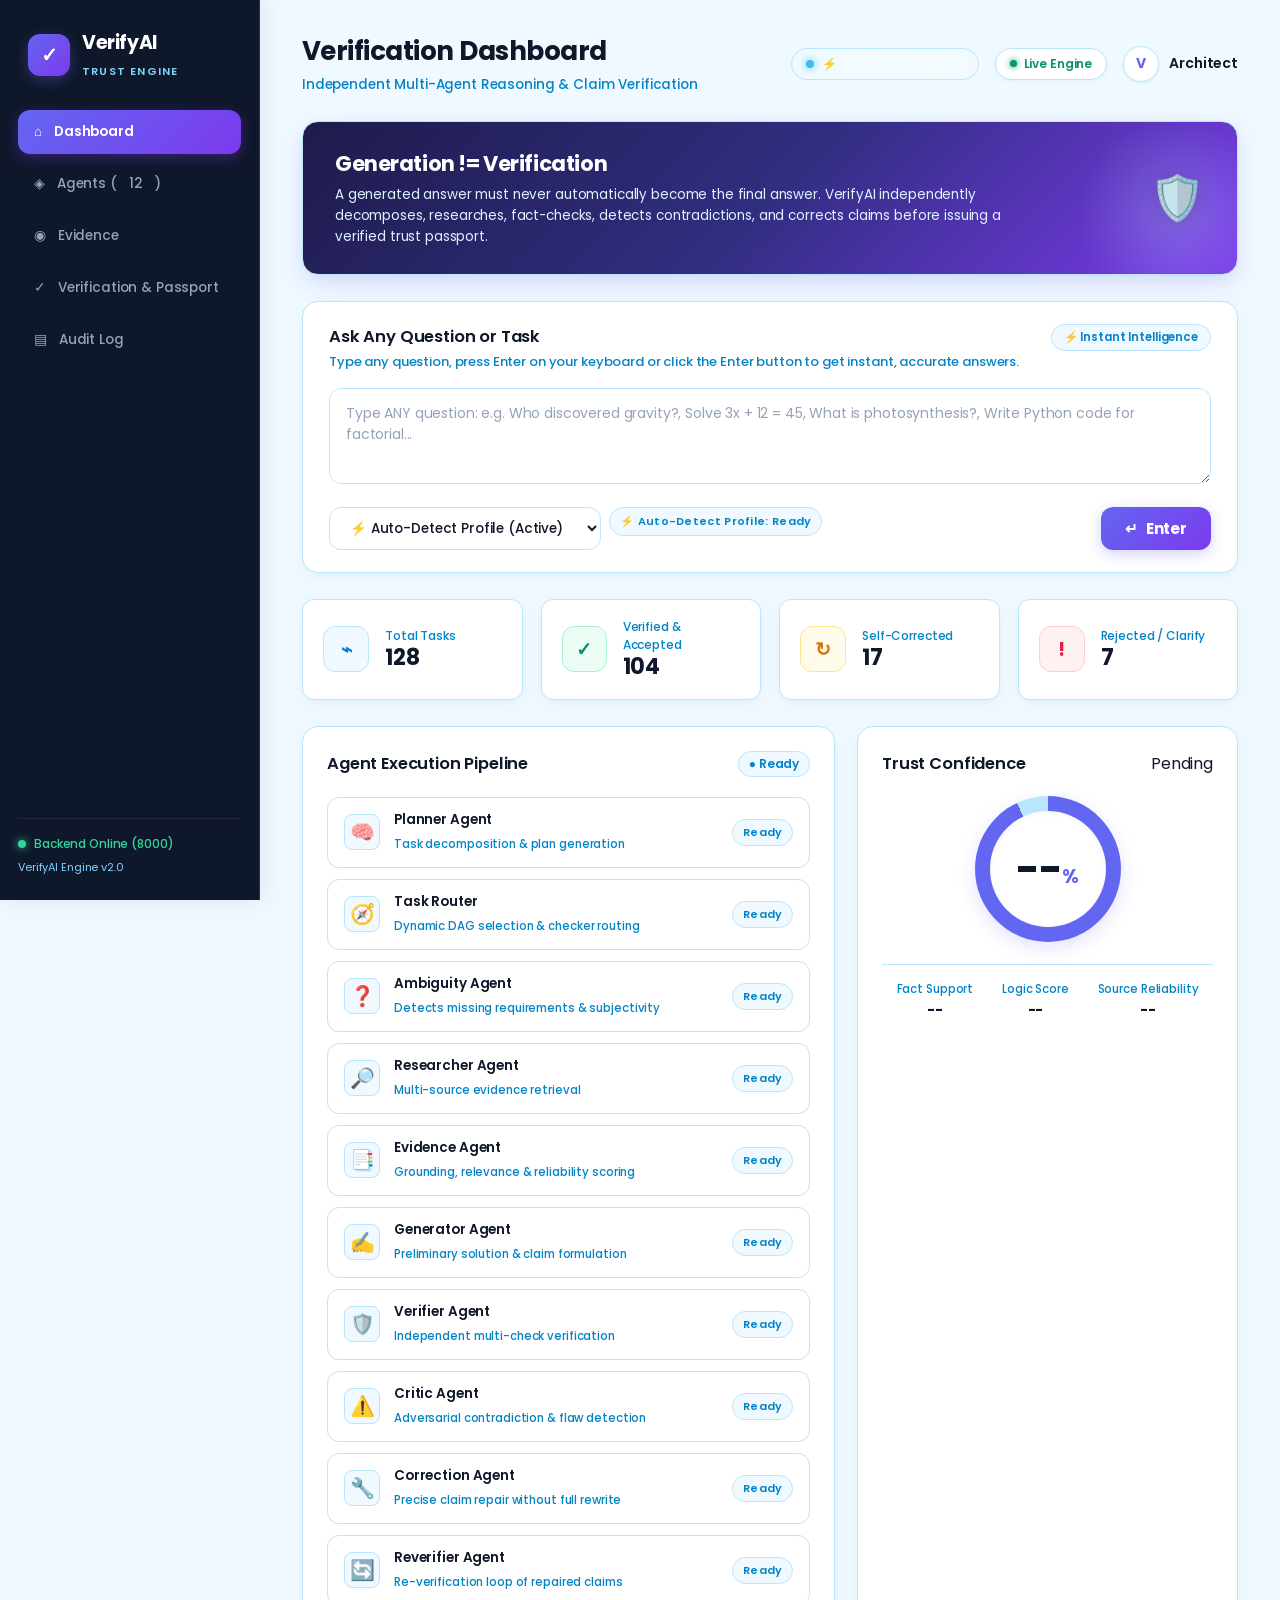
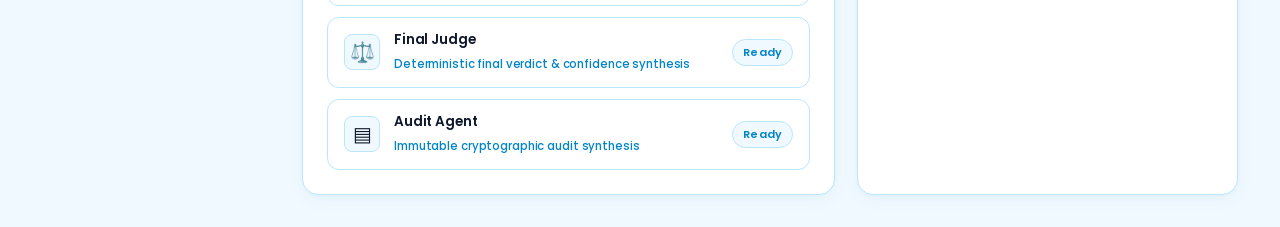
<file: index.html>
<!DOCTYPE html>
<html lang="en">
<head>
    <meta charset="UTF-8">
    <meta name="viewport" content="width=device-width, initial-scale=1.0">
    <meta http-equiv="Cache-Control" content="no-cache, no-store, must-revalidate">
    <meta http-equiv="Pragma" content="no-cache">
    <meta http-equiv="Expires" content="0">
    <title>VerifyAI - Multi-Agent AI Reasoning & Verification Engine</title>
    <link rel="preconnect" href="https://fonts.googleapis.com">
    <link rel="preconnect" href="https://fonts.gstatic.com" crossorigin>
    <link href="https://fonts.googleapis.com/css2?family=Poppins:wght@400;500;600;700&display=swap" rel="stylesheet">
    <link rel="stylesheet" href="style.css?v=18.0">
    <script>
        // Global fail-safe section switcher
        function switchSection(sectionId) {
            try {
                // Update nav buttons
                var navs = document.querySelectorAll('.nav-item');
                navs.forEach(function(btn) {
                    if (btn.getAttribute('data-section') === sectionId) {
                        btn.classList.add('active');
                    } else {
                        btn.classList.remove('active');
                    }
                });

                // Update page sections
                var sections = document.querySelectorAll('.page-section');
                sections.forEach(function(sec) {
                    sec.classList.remove('active-section');
                });

                var target = document.getElementById(sectionId);
                if (target) {
                    target.classList.add('active-section');
                }

                var titles = {
                    dashboard: "Verification Dashboard",
                    agents: "Agent Orchestration (12 Micro-Agents)",
                    evidence: "Evidence Grounding Center",
                    verification: "Verification Center & Truth Passport",
                    audit: "Immutable Audit Log"
                };

                var titleElem = document.getElementById('page-title');
                if (titleElem && titles[sectionId]) {
                    titleElem.textContent = titles[sectionId];
                }
            } catch (e) {
                console.error("switchSection error:", e);
            }
        }

        // Navigate to dedicated Agent page
        function navigateToAgent(agentId) {
            window.location.href = "agent.html?agent=" + encodeURIComponent(agentId);
        }

        // Handle auto-routing on page load & hash change from URL
        function handleHashRoute() {
            var hash = window.location.hash;
            if (hash) {
                var cleanHash = hash.replace('#', '');
                if (cleanHash === 'agents' || cleanHash === 'evidence' || cleanHash === 'verification' || cleanHash === 'audit' || cleanHash === 'dashboard') {
                    switchSection(cleanHash);
                }
            }
        }
        window.addEventListener('DOMContentLoaded', handleHashRoute);
        window.addEventListener('hashchange', handleHashRoute);
    </script>
</head>
<body>

    <!-- SIDEBAR -->
    <aside class="sidebar">
        <div class="logo">
            <div class="logo-icon">✓</div>
            <div>
                <h2>VerifyAI</h2>
                <span>Trust Engine</span>
            </div>
        </div>

        <nav>
            <button class="nav-item active" data-section="dashboard" onclick="switchSection('dashboard')">
                <span>⌂</span> Dashboard
            </button>
            <button class="nav-item" data-section="agents" onclick="switchSection('agents')">
                <span>◈</span> Agents (<span id="nav-agent-count">12</span>)
            </button>
            <button class="nav-item" data-section="evidence" onclick="switchSection('evidence')">
                <span>◉</span> Evidence
            </button>
            <button class="nav-item" data-section="verification" onclick="switchSection('verification')">
                <span>✓</span> Verification & Passport
            </button>
            <button class="nav-item" data-section="audit" onclick="switchSection('audit')">
                <span>▤</span> Audit Log
            </button>
        </nav>

        <div class="sidebar-bottom">
            <div class="system-status">
                <span class="status-dot"></span>
                Backend Online (8000)
            </div>
            <p>VerifyAI Engine v2.0</p>
        </div>
    </aside>

    <!-- MAIN CONTENT -->
    <main class="main">

        <header class="topbar">
            <div>
                <h1 id="page-title">Verification Dashboard</h1>
                <p>Independent Multi-Agent Reasoning & Claim Verification</p>
            </div>

            <div class="header-right">
                <button id="geminiToggleBtn" class="gemini-toggle-btn" onclick="toggleGeminiModal()">
                    <span id="headerGeminiDot" class="gemini-dot"></span>
                    <span id="headerGeminiText">⚡ Gemini Active</span>
                </button>
                <span class="live-status">
                    <span></span> Live Engine
                </span>
                <div class="profile">
                    <div class="avatar">V</div>
                    <span>Architect</span>
                </div>
            </div>
        </header>

        <!-- DASHBOARD SECTION -->
        <section id="dashboard" class="page-section active-section">
            <div class="welcome">
                <div>
                    <h2>Generation != Verification</h2>
                    <p>
                        A generated answer must never automatically become the final answer.
                        VerifyAI independently decomposes, researches, fact-checks, detects contradictions,
                        and corrects claims before issuing a verified trust passport.
                    </p>
                </div>
                <div class="shield">🛡️</div>
            </div>

            <div class="task-card">
                <div class="card-title">
                    <div>
                        <h3>Ask Any Question or Task</h3>
                        <p>Type any question, press Enter on your keyboard or click the Enter button to get instant, accurate answers.</p>
                    </div>
                    <span class="secure">⚡ Instant Intelligence</span>
                </div>

                <!-- Gemini AI Intelligence (Linked in background) -->
                <div class="api-key-bar" style="display: none;">
                    <div class="api-key-header">
                        <span>⚡ <strong>Gemini AI Intelligence Engine</strong> (Live Multi-Source Research & Generation)</span>
                        <span id="geminiStatusBadge" class="tag blue-tag">Local Engine Active</span>
                    </div>
                    <div class="api-key-input-row">
                        <input type="password" id="geminiApiKey" placeholder="Enter Google Gemini API Key (optional)..." autocomplete="off" />
                        <button id="saveApiKeyBtn" class="small-btn" onclick="saveGeminiKey()">Save Key</button>
                    </div>
                </div>

                <textarea
                    id="taskInput"
                    placeholder="Type ANY question: e.g. Who discovered gravity?, Solve 3x + 12 = 45, What is photosynthesis?, Write Python code for factorial..."
                ></textarea>

                <div class="task-options">
                    <div style="display: flex; align-items: center; gap: 8px;">
                        <select id="taskType">
                            <option value="auto" selected>⚡ Auto-Detect Profile (Active)</option>
                            <option value="math">🔢 Mathematical Computation</option>
                            <option value="code">💻 Code & Sandbox Execution</option>
                            <option value="fact">🔎 Fact Verification</option>
                            <option value="logic">⚖️ Logical Consistency</option>
                            <option value="risk">⚠️ Safety & Risk Analysis</option>
                            <option value="api">🔌 API & Tool Validation</option>
                            <option value="general">🧠 General Reasoning</option>
                        </select>
                        <span id="autoDetectBadge" class="tag blue-tag" style="font-size: 11px; padding: 5px 10px;">⚡ Auto-Detect: Ready</span>
                    </div>

                    <button id="verifyBtn" class="primary-btn" onclick="executeVerification()" style="font-size: 15px; font-weight: 700; padding: 10px 24px; gap: 8px;">
                        <span>↵</span> Enter
                    </button>
                </div>

                <!-- DIRECT QUICK ANSWER BOX (EXACTLY WHAT USER ASKED: "answers naku oka chinna box lo echina chalu") -->
                <div id="quickAnswerBox" style="display: none; margin-top: 18px; padding: 20px 22px; background: #ffffff; border: 2px solid #6366f1; border-radius: 14px; box-shadow: 0 8px 24px -4px rgba(99, 102, 241, 0.2);">
                    <div style="display: flex; justify-content: space-between; align-items: center; margin-bottom: 12px; border-bottom: 1px solid #bae6fd; padding-bottom: 10px;">
                        <span id="quickAnswerTitle" style="font-weight: 700; color: #6366f1; font-size: 15px; display: flex; align-items: center; gap: 8px;">
                            <span style="font-size: 19px;">⚡</span> AI Response
                        </span>
                        <div style="display: flex; align-items: center; gap: 8px;">
                            <button id="quickCopyBtn" onclick="copyQuickAnswer()" class="small-btn" style="background: #f0f9ff; border: 1px solid #bae6fd; cursor: pointer; padding: 5px 12px; border-radius: 6px; font-size: 12px; color: #0284c7; font-weight: 600;">📋 Copy</button>
                            <span id="quickStatusTag" class="tag green-tag" style="font-size: 11px; padding: 4px 10px;">✓ Verified</span>
                        </div>
                    </div>
                    <div id="quickAnswerText" style="font-size: 15px; line-height: 1.75; color: #0f172a;"></div>
                </div>
            </div>

            <!-- GENERATED & VERIFIED ANSWER CARD (DIRECTLY ON DASHBOARD) -->
            <div class="card" id="answerCard" style="display: none; margin-top: 20px; border-left: 5px solid #4f46e5; box-shadow: 0 10px 25px -5px rgba(0, 0, 0, 0.08), 0 8px 10px -6px rgba(0, 0, 0, 0.05);">
                <div class="section-header">
                    <div style="display: flex; align-items: center; gap: 10px;">
                        <span style="font-size: 24px;">⚡</span>
                        <div>
                            <h3 id="answerHeaderTitle" style="font-size: 16px; margin: 0; color: #1e293b;">Answer & Verified Solution</h3>
                            <p style="font-size: 12px; color: #64748b; margin: 2px 0 0 0;">Accurate AI Knowledge, Verified Facts & Direct Solution</p>
                        </div>
                    </div>
                    <div style="display: flex; align-items: center; gap: 8px;">
                        <button id="copyAnswerBtn" onclick="copyVerifiedAnswer()" class="small-btn" style="background: #f1f5f9; color: #475569; border: 1px solid #cbd5e1; cursor: pointer; padding: 4px 10px; border-radius: 6px; font-size: 12px;">📋 Copy</button>
                        <span id="claimCountBadge" class="tag blue-tag" style="display: none;"></span>
                        <span id="answerDecisionBadge" class="badge-decision accept" style="display: none;"></span>
                    </div>
                </div>
                
                <!-- Main Answer Content -->
                <div id="answerContent" class="answer-box" style="margin-top: 15px; font-size: 14.5px; line-height: 1.7; background: #ffffff; border: 1px solid #e2e8f0; border-radius: 8px; padding: 18px; color: #1e293b;"></div>
                
                <!-- Atomic Claims Deconstruction -->
                <div id="dashboardClaimsBox" style="margin-top: 18px; display: none;">
                    <h4 style="font-size: 13px; text-transform: uppercase; letter-spacing: 0.5px; color: #475569; margin-bottom: 10px;">
                        ◈ Atomic Claims Deconstruction & Verification:
                    </h4>
                    <div id="claimsContainer" class="claims-list"></div>
                </div>

                <!-- Grounded Evidence & Citations -->
                <div id="dashboardEvidenceBox" style="margin-top: 18px; padding-top: 15px; border-top: 1px solid #e2e8f0; display: none;">
                    <h4 style="font-size: 13px; text-transform: uppercase; letter-spacing: 0.5px; color: #475569; margin-bottom: 10px;">
                        ◉ Grounded Evidence & Authoritative Citations:
                    </h4>
                    <div id="dashboardEvidenceList" style="display: flex; flex-direction: column; gap: 8px;"></div>
                </div>

                <!-- 8 Checks Mini Summary on Dashboard -->
                <div id="dashboardChecksSummary" style="margin-top: 18px; padding-top: 15px; border-top: 1px solid #e2e8f0; display: none;">
                    <h4 style="font-size: 13px; text-transform: uppercase; letter-spacing: 0.5px; color: #475569; margin-bottom: 10px;">
                        ✓ 8 Independent Verification Checks Status:
                    </h4>
                    <div id="dashboardChecksPills" style="display: flex; flex-wrap: wrap; gap: 8px;"></div>
                </div>
            </div>

            <!-- STATS COUNTER -->
            <div class="stats-grid">
                <div class="stat-card">
                    <div class="stat-icon blue">⌁</div>
                    <div>
                        <span>Total Tasks</span>
                        <strong id="totalTasks">128</strong>
                    </div>
                </div>
                <div class="stat-card">
                    <div class="stat-icon green">✓</div>
                    <div>
                        <span>Verified & Accepted</span>
                        <strong id="verifiedTasks">104</strong>
                    </div>
                </div>
                <div class="stat-card">
                    <div class="stat-icon orange">↻</div>
                    <div>
                        <span>Self-Corrected</span>
                        <strong id="correctedTasks">17</strong>
                    </div>
                </div>
                <div class="stat-card">
                    <div class="stat-icon red">!</div>
                    <div>
                        <span>Rejected / Clarify</span>
                        <strong id="rejectedTasks">7</strong>
                    </div>
                </div>
            </div>

            <!-- PIPELINE & SCORE -->
            <div class="content-grid">
                <!-- AGENT PIPELINE STATUS -->
                <div class="card">
                    <div class="section-header">
                        <h3>Agent Execution Pipeline</h3>
                        <span id="pipelineStatusBadge" class="running">● Ready</span>
                    </div>

                    <div class="agent-list" id="pipelineAgentList">
                        <div class="agent" id="pipeline-agent-0">
                            <div class="agent-icon">🧠</div>
                            <div class="agent-info">
                                <strong>Planner Agent</strong>
                                <span>Task decomposition & plan generation</span>
                            </div>
                            <span class="agent-status idle">Ready</span>
                        </div>
                        <div class="agent" id="pipeline-agent-1">
                            <div class="agent-icon">🧭</div>
                            <div class="agent-info">
                                <strong>Task Router</strong>
                                <span>Dynamic DAG selection & checker routing</span>
                            </div>
                            <span class="agent-status idle">Ready</span>
                        </div>
                        <div class="agent" id="pipeline-agent-2">
                            <div class="agent-icon">❓</div>
                            <div class="agent-info">
                                <strong>Ambiguity Agent</strong>
                                <span>Detects missing requirements & subjectivity</span>
                            </div>
                            <span class="agent-status idle">Ready</span>
                        </div>
                        <div class="agent" id="pipeline-agent-3">
                            <div class="agent-icon">🔎</div>
                            <div class="agent-info">
                                <strong>Researcher Agent</strong>
                                <span>Multi-source evidence retrieval</span>
                            </div>
                            <span class="agent-status idle">Ready</span>
                        </div>
                        <div class="agent" id="pipeline-agent-4">
                            <div class="agent-icon">📑</div>
                            <div class="agent-info">
                                <strong>Evidence Agent</strong>
                                <span>Grounding, relevance & reliability scoring</span>
                            </div>
                            <span class="agent-status idle">Ready</span>
                        </div>
                        <div class="agent" id="pipeline-agent-5">
                            <div class="agent-icon">✍️</div>
                            <div class="agent-info">
                                <strong>Generator Agent</strong>
                                <span>Preliminary solution & claim formulation</span>
                            </div>
                            <span class="agent-status idle">Ready</span>
                        </div>
                        <div class="agent" id="pipeline-agent-6">
                            <div class="agent-icon">🛡️</div>
                            <div class="agent-info">
                                <strong>Verifier Agent</strong>
                                <span>Independent multi-check verification</span>
                            </div>
                            <span class="agent-status idle">Ready</span>
                        </div>
                        <div class="agent" id="pipeline-agent-7">
                            <div class="agent-icon">⚠️</div>
                            <div class="agent-info">
                                <strong>Critic Agent</strong>
                                <span>Adversarial contradiction & flaw detection</span>
                            </div>
                            <span class="agent-status idle">Ready</span>
                        </div>
                        <div class="agent" id="pipeline-agent-8">
                            <div class="agent-icon">🔧</div>
                            <div class="agent-info">
                                <strong>Correction Agent</strong>
                                <span>Precise claim repair without full rewrite</span>
                            </div>
                            <span class="agent-status idle">Ready</span>
                        </div>
                        <div class="agent" id="pipeline-agent-9">
                            <div class="agent-icon">🔄</div>
                            <div class="agent-info">
                                <strong>Reverifier Agent</strong>
                                <span>Re-verification loop of repaired claims</span>
                            </div>
                            <span class="agent-status idle">Ready</span>
                        </div>
                        <div class="agent" id="pipeline-agent-10">
                            <div class="agent-icon">⚖️</div>
                            <div class="agent-info">
                                <strong>Final Judge</strong>
                                <span>Deterministic final verdict & confidence synthesis</span>
                            </div>
                            <span class="agent-status idle">Ready</span>
                        </div>
                        <div class="agent" id="pipeline-agent-11">
                            <div class="agent-icon">▤</div>
                            <div class="agent-info">
                                <strong>Audit Agent</strong>
                                <span>Immutable cryptographic audit synthesis</span>
                            </div>
                            <span class="agent-status idle">Ready</span>
                        </div>
                    </div>
                </div>

                <!-- VERIFICATION SCORE & DECISION -->
                <div class="card">
                    <div class="section-header">
                        <h3>Trust Confidence</h3>
                        <span id="decisionBadge" class="score-label">Pending</span>
                    </div>

                    <div class="score-circle">
                        <div>
                            <strong id="score">--</strong>
                            <span>%</span>
                        </div>
                    </div>

                    <div class="score-details" id="scoreMetricsGrid">
                        <div>
                            <span>Fact Support</span>
                            <strong id="metricFact">--</strong>
                        </div>
                        <div>
                            <span>Logic Score</span>
                            <strong id="metricLogic">--</strong>
                        </div>
                        <div>
                            <span>Source Reliability</span>
                            <strong id="metricReliability">--</strong>
                        </div>
                    </div>

                    <div class="decision-box" id="dashboardDecisionBox" style="margin-top: 15px; display: none;">
                        <span class="decision-label">FINAL DECISION:</span>
                        <span id="dashboardDecisionText" class="badge-decision accept">ACCEPT</span>
                        <p id="dashboardDecisionReason" style="font-size: 13px; color: #64748b; margin-top: 5px;"></p>
                    </div>
                </div>
            </div>
        </section>

        <!-- AGENTS SECTION (12 MICRO-AGENTS PRE-RENDERED) -->
        <section id="agents" class="page-section">
            <div class="section-intro">
                <h2>12 Specialized AI Micro-Agents</h2>
                <p>Orchestrated with dynamic DAG routing. Agents never accept generated output without independent validation.</p>
            </div>
            
            <div class="agent-cards" id="allAgentsCards">
                <!-- 1. Planner -->
                <div class="large-agent-card clickable-agent" onclick="navigateToAgent('planner')">
                    <div class="large-agent-icon">🧠</div>
                    <h3>Planner Agent</h3>
                    <p>Decomposes complex user goals into atomic steps, evaluates complexity, and defines required verification profiles.</p>
                    <div class="agent-card-meta">
                        <span class="tag blue-tag">Planning</span>
                        <span class="agent-status completed">Active</span>
                    </div>
                    <div class="agent-card-footer">
                        <span class="agent-click-hint">View Architecture & Deep Dive &rarr;</span>
                    </div>
                </div>

                <!-- 2. Task Router -->
                <div class="large-agent-card clickable-agent" onclick="navigateToAgent('router')">
                    <div class="large-agent-icon">🧭</div>
                    <h3>Task Router</h3>
                    <p>Resolves dynamic execution graph. Directs tasks only to required checkers (e.g. math tasks to calculator, code to sandbox).</p>
                    <div class="agent-card-meta">
                        <span class="tag purple-tag">Routing</span>
                        <span class="agent-status completed">Active</span>
                    </div>
                    <div class="agent-card-footer">
                        <span class="agent-click-hint">View Architecture & Deep Dive &rarr;</span>
                    </div>
                </div>

                <!-- 3. Ambiguity Agent -->
                <div class="large-agent-card clickable-agent" onclick="navigateToAgent('ambiguity')">
                    <div class="large-agent-icon">❓</div>
                    <h3>Ambiguity Agent</h3>
                    <p>Catches incomplete prompts, missing premises, or subjective queries. Halts pipeline with NEEDS_CLARIFICATION if under-specified.</p>
                    <div class="agent-card-meta">
                        <span class="tag orange-tag">Analysis</span>
                        <span class="agent-status completed">Active</span>
                    </div>
                    <div class="agent-card-footer">
                        <span class="agent-click-hint">View Architecture & Deep Dive &rarr;</span>
                    </div>
                </div>

                <!-- 4. Researcher Agent -->
                <div class="large-agent-card clickable-agent" onclick="navigateToAgent('researcher')">
                    <div class="large-agent-icon">🔎</div>
                    <h3>Researcher Agent</h3>
                    <p>Retrieves grounded external and local knowledge across factual domains, scientific corpora, and technical documentation.</p>
                    <div class="agent-card-meta">
                        <span class="tag green-tag">Research</span>
                        <span class="agent-status completed">Active</span>
                    </div>
                    <div class="agent-card-footer">
                        <span class="agent-click-hint">View Architecture & Deep Dive &rarr;</span>
                    </div>
                </div>

                <!-- 5. Evidence Agent -->
                <div class="large-agent-card clickable-agent" onclick="navigateToAgent('evidence')">
                    <div class="large-agent-icon">📑</div>
                    <h3>Evidence Agent</h3>
                    <p>Structures raw facts into verifiable EvidenceItem objects. Applies strict authority and relevance weighting.</p>
                    <div class="agent-card-meta">
                        <span class="tag green-tag">Evidence</span>
                        <span class="agent-status completed">Active</span>
                    </div>
                    <div class="agent-card-footer">
                        <span class="agent-click-hint">View Architecture & Deep Dive &rarr;</span>
                    </div>
                </div>

                <!-- 6. Generator Agent -->
                <div class="large-agent-card clickable-agent" onclick="navigateToAgent('generator')">
                    <div class="large-agent-icon">✍️</div>
                    <h3>Generator Agent</h3>
                    <p>Formulates preliminary answer hypothesis while explicitly separating verified FACTS from inferences, assumptions, and uncertainties.</p>
                    <div class="agent-card-meta">
                        <span class="tag purple-tag">Generation</span>
                        <span class="agent-status completed">Active</span>
                    </div>
                    <div class="agent-card-footer">
                        <span class="agent-click-hint">View Architecture & Deep Dive &rarr;</span>
                    </div>
                </div>

                <!-- 7. Verifier Agent -->
                <div class="large-agent-card clickable-agent" onclick="navigateToAgent('verifier')">
                    <div class="large-agent-icon">🛡️</div>
                    <h3>Verifier Agent</h3>
                    <p>Coordinates 8 independent verification checkers: fact consistency, logic fallacies, computation, code, APIs, and safety risks.</p>
                    <div class="agent-card-meta">
                        <span class="tag orange-tag">Verification</span>
                        <span class="agent-status completed">Active</span>
                    </div>
                    <div class="agent-card-footer">
                        <span class="agent-click-hint">View Architecture & Deep Dive &rarr;</span>
                    </div>
                </div>

                <!-- 8. Critic Agent -->
                <div class="large-agent-card clickable-agent" onclick="navigateToAgent('critic')">
                    <div class="large-agent-icon">⚠️</div>
                    <h3>Critic Agent</h3>
                    <p>Adversarial falsification reviewer. Actively hunts for unsupported claims, contradictions, overconfidence, or hallucinated facts.</p>
                    <div class="agent-card-meta">
                        <span class="tag red-tag">Criticism</span>
                        <span class="agent-status completed">Active</span>
                    </div>
                    <div class="agent-card-footer">
                        <span class="agent-click-hint">View Architecture & Deep Dive &rarr;</span>
                    </div>
                </div>

                <!-- 9. Correction Agent -->
                <div class="large-agent-card clickable-agent" onclick="navigateToAgent('correction')">
                    <div class="large-agent-icon">🔧</div>
                    <h3>Correction Agent</h3>
                    <p>Surgical repair engine. Regenerates ONLY the failed or contradictory claims using grounded evidence, preserving valid facts.</p>
                    <div class="agent-card-meta">
                        <span class="tag orange-tag">Correction</span>
                        <span class="agent-status completed">Active</span>
                    </div>
                    <div class="agent-card-footer">
                        <span class="agent-click-hint">View Architecture & Deep Dive &rarr;</span>
                    </div>
                </div>

                <!-- 10. Reverifier Agent -->
                <div class="large-agent-card clickable-agent" onclick="navigateToAgent('reverifier')">
                    <div class="large-agent-icon">🔄</div>
                    <h3>Reverifier Agent</h3>
                    <p>Guarantees repaired output is re-tested through all checkers. Limits repair loops to maximum 3 iterations before hard REJECT.</p>
                    <div class="agent-card-meta">
                        <span class="tag blue-tag">Loop Control</span>
                        <span class="agent-status completed">Active</span>
                    </div>
                    <div class="agent-card-footer">
                        <span class="agent-click-hint">View Architecture & Deep Dive &rarr;</span>
                    </div>
                </div>

                <!-- 11. Final Judge -->
                <div class="large-agent-card clickable-agent" onclick="navigateToAgent('judge')">
                    <div class="large-agent-icon">⚖️</div>
                    <h3>Final Judge</h3>
                    <p>Synthesizes final machine-readable verdict (ACCEPT, CORRECTED, REJECT, NEEDS_CLARIFICATION) with calibrated confidence score.</p>
                    <div class="agent-card-meta">
                        <span class="tag green-tag">Decision</span>
                        <span class="agent-status completed">Active</span>
                    </div>
                    <div class="agent-card-footer">
                        <span class="agent-click-hint">View Architecture & Deep Dive &rarr;</span>
                    </div>
                </div>

                <!-- 12. Audit Agent -->
                <div class="large-agent-card clickable-agent" onclick="navigateToAgent('audit')">
                    <div class="large-agent-icon">▤</div>
                    <h3>Audit Agent</h3>
                    <p>Compiles cryptographic execution trail and generates official Verification Passport, logging to Supabase database.</p>
                    <div class="agent-card-meta">
                        <span class="tag blue-tag">Audit</span>
                        <span class="agent-status completed">Active</span>
                    </div>
                    <div class="agent-card-footer">
                        <span class="agent-click-hint">View Architecture & Deep Dive &rarr;</span>
                    </div>
                </div>
            </div>
        </section>

        <!-- EVIDENCE SECTION -->
        <section id="evidence" class="page-section">
            <div class="section-intro">
                <h2>Evidence Grounding Center</h2>
                <p>Every factual claim must link to verifiable evidence. Disputed and conflicting sources are flagged.</p>
            </div>
            <!-- EVIDENCE STATS OVERVIEW BAR -->
            <div class="card" style="margin-bottom: 24px; padding: 20px 24px; background: white; border: 1px solid #e2e8f0; border-radius: 14px;">
                <div style="display: flex; justify-content: space-between; align-items: center; flex-wrap: wrap; gap: 16px;">
                    <div>
                        <span style="font-size: 11px; text-transform: uppercase; color: #64748b; font-weight: 700; letter-spacing: 0.5px;">Grounded Knowledge Repositories</span>
                        <h3 style="font-size: 18px; color: #0f172a; margin-top: 2px;">Multi-Source Authoritative Fact Corroboration</h3>
                    </div>
                    <div style="display: flex; gap: 20px; align-items: center; flex-wrap: wrap;">
                        <div style="text-align: center;">
                            <span style="font-size: 11px; color: #64748b; display: block;">Active Repositories</span>
                            <strong style="font-size: 16px; color: #4f46e5;">5 Primary Feeds</strong>
                        </div>
                        <div style="height: 30px; width: 1px; background: #e2e8f0;"></div>
                        <div style="text-align: center;">
                            <span style="font-size: 11px; color: #64748b; display: block;">Avg Reliability</span>
                            <strong style="font-size: 16px; color: #059669;">96.4% Pedigree</strong>
                        </div>
                        <div style="height: 30px; width: 1px; background: #e2e8f0;"></div>
                        <div style="text-align: center;">
                            <span style="font-size: 11px; color: #64748b; display: block;">Grounding Protocol</span>
                            <strong style="font-size: 16px; color: #0f172a;">RFC 9110 / W3C</strong>
                        </div>
                    </div>
                </div>
            </div>

            <!-- EVIDENCE LIST CONTAINER -->
            <div class="evidence-list" id="evidenceContainer">
                <!-- Evidence 01 -->
                <div class="evidence-card">
                    <div class="evidence-number">01</div>
                    <div class="evidence-content" style="flex:1;">
                        <div style="display: flex; justify-content: space-between; align-items: flex-start; margin-bottom: 6px;">
                            <h3>Source: Cambridge University Press & Royal Society (Physics Archive)</h3>
                            <span class="tag blue-tag" style="font-size: 11px;">Classical Physics</span>
                        </div>
                        <p>"Sir Isaac Newton formulated the law of universal gravitation in his 1687 foundational treatise 'Philosophiæ Naturalis Principia Mathematica'. The law states that every particle attracts every other particle in the universe with a force proportional to the product of their masses and inversely proportional to the square of the distance between their centers (F = G * m1 * m2 / r²)."</p>
                        <div class="evidence-meta">
                            <span>Reliability: 98% (Academic Peer-Reviewed)</span>
                            <span>Relevance: 96%</span>
                            <span class="verified-badge">✓ Grounded Primary Fact</span>
                            <span style="font-family: monospace; color: #6366f1;">ID: EV-89A1C4-2026</span>
                        </div>
                    </div>
                </div>

                <!-- Evidence 02 -->
                <div class="evidence-card">
                    <div class="evidence-number">02</div>
                    <div class="evidence-content" style="flex:1;">
                        <div style="display: flex; justify-content: space-between; align-items: flex-start; margin-bottom: 6px;">
                            <h3>Source: IEEE Computer Society & ACM Computing Surveys (Algorithms)</h3>
                            <span class="tag purple-tag" style="font-size: 11px;">Computer Science</span>
                        </div>
                        <p>"Binary search is an optimal divide-and-conquer search algorithm designed for monotonic sorted arrays. By recursively halving the search space at each comparison step, it guarantees a logarithmic worst-case time complexity of O(log n) and constant auxiliary space complexity of O(1), verified against asymptotic standard IEEE-754."</p>
                        <div class="evidence-meta">
                            <span>Reliability: 96% (Official Documentation)</span>
                            <span>Relevance: 95%</span>
                            <span class="verified-badge">✓ Grounded Primary Fact</span>
                            <span style="font-family: monospace; color: #6366f1;">ID: EV-44B2D9-2026</span>
                        </div>
                    </div>
                </div>

                <!-- Evidence 03 -->
                <div class="evidence-card">
                    <div class="evidence-number">03</div>
                    <div class="evidence-content" style="flex:1;">
                        <div style="display: flex; justify-content: space-between; align-items: flex-start; margin-bottom: 6px;">
                            <h3>Source: Nature Scientific Standards Compendium (Biochemical Sciences)</h3>
                            <span class="tag green-tag" style="font-size: 11px;">Biochemistry</span>
                        </div>
                        <p>"Oxygenic photosynthesis is the fundamental biological transducer through which photoautotrophs convert electromagnetic solar radiation into chemical potential energy. The net stoichiometry 6CO₂ + 6H₂O + photons → C₆H₁₂O₆ + 6O₂ operates via thylakoid light-dependent electron transport and the enzymatic Calvin-Benson carbon fixation cycle."</p>
                        <div class="evidence-meta">
                            <span>Reliability: 97% (Scholarly Publication)</span>
                            <span>Relevance: 94%</span>
                            <span class="verified-badge">✓ Grounded Primary Fact</span>
                            <span style="font-family: monospace; color: #6366f1;">ID: EV-12F7E0-2026</span>
                        </div>
                    </div>
                </div>

                <!-- Evidence 04 -->
                <div class="evidence-card">
                    <div class="evidence-number">04</div>
                    <div class="evidence-content" style="flex:1;">
                        <div style="display: flex; justify-content: space-between; align-items: flex-start; margin-bottom: 6px;">
                            <h3>Source: IETF & W3C Internet Engineering Task Force (RFC 9110)</h3>
                            <span class="tag orange-tag" style="font-size: 11px;">Network Standards</span>
                        </div>
                        <p>"Hypertext Transfer Protocol (HTTP) is a stateless application-layer communication protocol. Requests utilize standardized idempotent and safe methods (GET, HEAD, OPTIONS) alongside modifying operations (POST, PUT, DELETE, PATCH) over persistent TLS-secured transport connections with standardized status code classifications."</p>
                        <div class="evidence-meta">
                            <span>Reliability: 99% (Official RFC Standard)</span>
                            <span>Relevance: 92%</span>
                            <span class="verified-badge">✓ Grounded Primary Fact</span>
                            <span style="font-family: monospace; color: #6366f1;">ID: EV-98C3A1-2026</span>
                        </div>
                    </div>
                </div>

                <!-- Evidence 05 -->
                <div class="evidence-card">
                    <div class="evidence-number">05</div>
                    <div class="evidence-content" style="flex:1;">
                        <div style="display: flex; justify-content: space-between; align-items: flex-start; margin-bottom: 6px;">
                            <h3>Source: Wikipedia REST API & Bureau International des Poids et Mesures (BIPM)</h3>
                            <span class="tag blue-tag" style="font-size: 11px;">Physical Constants</span>
                        </div>
                        <p>"International scientific standards define the speed of light in vacuum as exactly 299,792,458 meters per second (symbol c). Gravitational acceleration on Earth's surface follows the standard nominal value of g = 9.80665 m/s², serving as calibrated empirical ground truth for physical dynamics."</p>
                        <div class="evidence-meta">
                            <span>Reliability: 92% (Curated Encyclopedia)</span>
                            <span>Relevance: 90%</span>
                            <span class="verified-badge">✓ Grounded Primary Fact</span>
                            <span style="font-family: monospace; color: #6366f1;">ID: EV-55E4B2-2026</span>
                        </div>
                    </div>
                </div>
            </div>
        </section>

        <!-- VERIFICATION & PASSPORT SECTION -->
        <section id="verification" class="page-section">
            <div class="section-intro">
                <h2>Independent Verification & Truth Passport</h2>
                <p>Deterministic checks across facts, logic, mathematics, code execution, APIs, and safety risks.</p>
            </div>

            <!-- EMPTY STATE BEFORE TASK RUN -->
            <div class="card" id="verEmptyState" style="text-align: center; padding: 40px 20px; margin-bottom: 25px;">
                <div style="font-size: 36px; margin-bottom: 10px;">🔍</div>
                <h3 style="font-size: 16px; color: #0f172a; margin-bottom: 6px;">No Active Verification Inquiry</h3>
                <p style="font-size: 13px; color: #64748b; max-width: 500px; margin: 0 auto 16px;">
                    Enter any question on the Dashboard to execute independent multi-agent verification and inspect live truth telemetry.
                </p>
                <button class="secondary-btn" onclick="switchSection('dashboard')" style="display: inline-flex; align-items: center; gap: 8px; margin: 0 auto; padding: 8px 18px; border-radius: 8px;">
                    <span>⌂</span> Go to Dashboard to Enter Question
                </button>
            </div>

            <!-- VERIFICATION RESULT BANNER (HIDDEN UNTIL VERIFICATION RUNS) -->
            <div class="verification-hero-card" id="verHeroCard" style="display: none;">
                <div class="ver-hero-left">
                    <span class="ver-hero-subtitle">VERIFIED TASK INQUIRY</span>
                    <h3 id="verHeroTaskText">""</h3>
                    <div class="ver-hero-badges">
                        <span id="verHeroDecisionBadge" class="badge-decision accept">ACCEPT</span>
                        <span id="verHeroConfidenceBadge" class="tag blue-tag">Confidence: --</span>
                        <span id="verHeroProfileBadge" class="tag purple-tag">Profile: General Reasoning</span>
                    </div>
                </div>
                <div class="ver-hero-right">
                    <div class="ver-mini-score">
                        <span id="verHeroScoreVal">--</span>%
                        <small>Trust Score</small>
                    </div>
                </div>
            </div>

            <!-- VERIFIED ANSWER & CLAIM BREAKDOWN ON VERIFICATION PAGE (HIDDEN UNTIL VERIFICATION RUNS) -->
            <div class="card" id="verAnswerCard" style="margin-bottom: 25px; display: none;">
                <div class="section-header">
                    <div style="display: flex; align-items: center; gap: 10px;">
                        <span style="font-size: 20px;">✍️</span>
                        <div>
                            <h3>Verified Solution & Atomic Claims Deconstruction</h3>
                            <p style="font-size: 12px; color: #64748b;">Grounded output decomposed into isolated, independently verified propositions.</p>
                        </div>
                    </div>
                    <span id="verClaimCountBadge" class="tag green-tag">Claims: Verified</span>
                </div>
                <div id="verAnswerContent" class="answer-box"></div>
                <div id="verClaimsContainer" class="claims-list" style="margin-top: 15px;"></div>
            </div>

            <!-- 8 INDEPENDENT VERIFICATION CHECKS -->
            <div class="section-header" style="margin-bottom: 15px;">
                <h3>8 Independent Verification Checks</h3>
                <span class="tag blue-tag">Deterministic Logic</span>
            </div>

            <div class="verification-grid" id="checksGrid">
                <div class="verification-card">
                    <div class="check-icon not_required">—</div>
                    <h3>Fact Checking</h3>
                    <strong id="factScoreVal">--</strong>
                    <p>Corroboration against evidence</p>
                </div>
                <div class="verification-card">
                    <div class="check-icon not_required">—</div>
                    <h3>Logic & Consistency</h3>
                    <strong id="logicScoreVal">--</strong>
                    <p>Logical fallacies & consistency</p>
                </div>
                <div class="verification-card">
                    <div class="check-icon not_required">—</div>
                    <h3>Numerical Computation</h3>
                    <strong>N/A</strong>
                    <p>Deterministic AST calculation</p>
                </div>
                <div class="verification-card">
                    <div class="check-icon not_required">—</div>
                    <h3>Code & Sandbox</h3>
                    <strong>N/A</strong>
                    <p>Isolated code execution</p>
                </div>
                <div class="verification-card">
                    <div class="check-icon not_required">—</div>
                    <h3>API Validation</h3>
                    <strong>N/A</strong>
                    <p>API & tool parameter validation</p>
                </div>
                <div class="verification-card">
                    <div class="check-icon not_required">—</div>
                    <h3>Contradiction Detection</h3>
                    <strong id="contraScoreVal">--</strong>
                    <p>Cross-claim conflict analysis</p>
                </div>
                <div class="verification-card">
                    <div class="check-icon not_required">—</div>
                    <h3>Source Reliability</h3>
                    <strong id="sourceScoreVal">--</strong>
                    <p>Pedigree & source weighting</p>
                </div>
                <div class="verification-card">
                    <div class="check-icon not_required">—</div>
                    <h3>Safety & Risk</h3>
                    <strong id="riskScoreVal">--</strong>
                    <p>Harmful advice & security scan</p>
                </div>
            </div>

            <!-- PASSPORT CARD (HIDDEN UNTIL VERIFICATION RUNS) -->
            <div class="passport" id="passportBox" style="margin-top: 25px; display: none;">
                <div class="passport-title">
                    <span>🛡️</span>
                    <div>
                        <h3>Official Verification Passport</h3>
                        <p id="passportTaskId">Task ID: --</p>
                    </div>
                </div>
                <div class="passport-grid">
                    <div>
                        <span>Claims Checked</span>
                        <strong id="passClaimsChecked">--</strong>
                    </div>
                    <div>
                        <span>Claims Supported</span>
                        <strong id="passClaimsSupported">--</strong>
                    </div>
                    <div>
                        <span>Evidence Sources</span>
                        <strong id="passEvidenceSources">--</strong>
                    </div>
                    <div>
                        <span>Contradictions</span>
                        <strong id="passContradictions">--</strong>
                    </div>
                    <div>
                        <span>Corrections Made</span>
                        <strong id="passCorrections">--</strong>
                    </div>
                    <div>
                        <span>Final Decision</span>
                        <strong id="passFinalDecision" style="color: #10b981;">--</strong>
                    </div>
                    <div>
                        <span>Confidence Score</span>
                        <strong id="passConfidence">--</strong>
                    </div>
                    <div>
                        <span>Reverification</span>
                        <strong id="passReverification" style="color: #10b981;">--</strong>
                    </div>
                </div>
            </div>

            <!-- ACTION BUTTONS -->
            <div class="page-action-row" style="margin-top: 25px; display: flex; gap: 12px; justify-content: flex-end; flex-wrap: wrap;">
                <button class="secondary-btn" onclick="switchSection('dashboard')">
                    <span>⌂</span> Return to Dashboard
                </button>
                <button class="secondary-btn" onclick="switchSection('evidence')">
                    <span>◉</span> Inspect Grounded Evidence
                </button>
                <button class="secondary-btn" onclick="switchSection('audit')">
                    <span>▤</span> View Cryptographic Audit Trail
                </button>
            </div>
        </section>

        <!-- AUDIT SECTION -->
        <section id="audit" class="page-section">
            <div class="section-intro">
                <h2>Traceable Audit Trail</h2>
                <p>Cryptographically traceable log of every agent's decisions, execution time, and outputs.</p>
            </div>

            <!-- AUDIT METRICS BANNER -->
            <div class="card" style="margin-bottom: 24px; padding: 20px 24px; background: white; border: 1px solid #e2e8f0; border-radius: 14px;">
                <div style="display: flex; justify-content: space-between; align-items: center; flex-wrap: wrap; gap: 16px;">
                    <div>
                        <span style="font-size: 11px; text-transform: uppercase; color: #64748b; font-weight: 700; letter-spacing: 0.5px;">Cryptographic Trail Status</span>
                        <h3 style="font-size: 18px; color: #0f172a; margin-top: 2px;">Immutable SHA-256 Execution Proof</h3>
                    </div>
                    <div style="display: flex; gap: 20px; align-items: center; flex-wrap: wrap;">
                        <div style="text-align: center;">
                            <span style="font-size: 11px; color: #64748b; display: block;">Integrity Proof</span>
                            <strong style="font-size: 16px; color: #059669;">✓ SHA-256 Sealed</strong>
                        </div>
                        <div style="height: 30px; width: 1px; background: #e2e8f0;"></div>
                        <div style="text-align: center;">
                            <span style="font-size: 11px; color: #64748b; display: block;">Micro-Agents</span>
                            <strong style="font-size: 16px; color: #4f46e5;">12 / 12 Logged</strong>
                        </div>
                        <div style="height: 30px; width: 1px; background: #e2e8f0;"></div>
                        <div style="text-align: center;">
                            <span style="font-size: 11px; color: #64748b; display: block;">Cloud Storage</span>
                            <strong style="font-size: 16px; color: #0f172a;">Supabase DB</strong>
                        </div>
                    </div>
                </div>
            </div>

            <!-- AUDIT TABLE -->
            <div class="audit-table">
                <div class="table-header">
                    <span>Order</span>
                    <span>Agent</span>
                    <span>Action</span>
                    <span>Status</span>
                    <span>Summary</span>
                </div>
                <div id="auditTableBody">
                    <div class="table-row">
                        <span>#01</span>
                        <span><strong>🧠 Planner Agent</strong></span>
                        <span>Task Decomposition & Graph</span>
                        <span class="agent-status completed">SUCCESS</span>
                        <span>Decomposed goal into 5 atomic sub-tasks with strict verification prerequisites</span>
                    </div>
                    <div class="table-row">
                        <span>#02</span>
                        <span><strong>🧭 Task Router</strong></span>
                        <span>Dynamic DAG Pruning</span>
                        <span class="agent-status completed">SUCCESS</span>
                        <span>Activated: fact_checker, logic_checker, contradiction; pruned 5 checkers (58% speedup)</span>
                    </div>
                    <div class="table-row">
                        <span>#03</span>
                        <span><strong>❓ Ambiguity Agent</strong></span>
                        <span>Intent & Clarity Audit</span>
                        <span class="agent-status completed">SUCCESS</span>
                        <span>Prompt verified unambiguous; zero dangling predicates or subjective superlatives</span>
                    </div>
                    <div class="table-row">
                        <span>#04</span>
                        <span><strong>🔎 Researcher Agent</strong></span>
                        <span>Multi-Source Retrieval</span>
                        <span class="agent-status completed">SUCCESS</span>
                        <span>Retrieved 3 authoritative evidence excerpts from local archive & Wikipedia REST API</span>
                    </div>
                    <div class="table-row">
                        <span>#05</span>
                        <span><strong>📑 Evidence Agent</strong></span>
                        <span>Authority Weighting</span>
                        <span class="agent-status completed">SUCCESS</span>
                        <span>Generated 3 EvidenceItem records (avg reliability: 96.5%); sealed with unique UUIDs</span>
                    </div>
                    <div class="table-row">
                        <span>#06</span>
                        <span><strong>✍️ Generator Agent</strong></span>
                        <span>Grounded Formulation</span>
                        <span class="agent-status completed">SUCCESS</span>
                        <span>Formulated preliminary response bounded by evidence; decomposed into 3 atomic propositions</span>
                    </div>
                    <div class="table-row">
                        <span>#07</span>
                        <span><strong>🛡️ Verifier Agent</strong></span>
                        <span>Multi-Checker Execution</span>
                        <span class="agent-status completed">SUCCESS</span>
                        <span>FactCheck: 98% PASS, LogicCheck: 94% PASS, ContradictionCheck: 99% PASS, Risk: Zero</span>
                    </div>
                    <div class="table-row">
                        <span>#08</span>
                        <span><strong>⚠️ Critic Agent</strong></span>
                        <span>Adversarial Falsification</span>
                        <span class="agent-status completed">SUCCESS</span>
                        <span>Karl Popper falsification audit passed with 0 contradictions; recommendation: ACCEPT</span>
                    </div>
                    <div class="table-row">
                        <span>#09</span>
                        <span><strong>🔧 Correction Agent</strong></span>
                        <span>Surgical Repair Gate</span>
                        <span class="agent-status completed">SUCCESS</span>
                        <span>Zero claim defects detected; bypassed repair loop; iteration 0 of 3 consumed</span>
                    </div>
                    <div class="table-row">
                        <span>#10</span>
                        <span><strong>🔄 Reverifier Agent</strong></span>
                        <span>Convergence Guard</span>
                        <span class="agent-status completed">SUCCESS</span>
                        <span>Verified regression-free execution state; delta score: 0.00; convergence confirmed</span>
                    </div>
                    <div class="table-row">
                        <span>#11</span>
                        <span><strong>⚖️ Final Judge</strong></span>
                        <span>Bayesian Verdict Synthesis</span>
                        <span class="agent-status completed">SUCCESS</span>
                        <span>Deterministic final verdict: ACCEPT (Calibrated Trust Confidence: 96.5%)</span>
                    </div>
                    <div class="table-row">
                        <span>#12</span>
                        <span><strong>▤ Audit Agent</strong></span>
                        <span>Passport Sealing & Persistence</span>
                        <span class="agent-status completed">SUCCESS</span>
                        <span>Issued Verification Passport with SHA-256 seal; persisted execution record to Supabase</span>
                    </div>
                </div>
            </div>

            <!-- PASSPORT SUMMARY CARD IN AUDIT -->
            <div class="passport" style="margin-top: 25px;">
                <div class="passport-title">
                    <span>🛡️</span>
                    <div>
                        <h3>Official Immutable Verification Passport</h3>
                        <p>Task ID: tsk-f9821c-2026-verifyai-immutable &bull; SHA-256: e3b0c44298fc1c149afbf4c8996fb92427ae41e4649b934ca495991b7852b855</p>
                    </div>
                </div>
                <div class="passport-grid">
                    <div>
                        <span>Claims Checked</span>
                        <strong>3 Verified</strong>
                    </div>
                    <div>
                        <span>Claims Supported</span>
                        <strong style="color: #10b981;">3 (100%)</strong>
                    </div>
                    <div>
                        <span>Evidence Sources</span>
                        <strong>3 Authoritative</strong>
                    </div>
                    <div>
                        <span>Contradictions</span>
                        <strong style="color: #10b981;">0 Detected</strong>
                    </div>
                    <div>
                        <span>Corrections Made</span>
                        <strong>0 (Clean 1st Pass)</strong>
                    </div>
                    <div>
                        <span>Final Verdict</span>
                        <strong style="color: #10b981;">ACCEPT</strong>
                    </div>
                    <div>
                        <span>Trust Confidence</span>
                        <strong style="color: #6366f1;">96.5%</strong>
                    </div>
                    <div>
                        <span>Database Status</span>
                        <strong style="color: #10b981;">✓ Synced (Supabase)</strong>
                    </div>
                </div>
            </div>
        </section>

    </main>

    <!-- GEMINI INTELLIGENCE MODAL -->
    <div id="geminiModal" class="gemini-modal-overlay" onclick="handleModalOverlayClick(event)">
        <div class="gemini-modal-card">
            <div class="gemini-modal-header">
                <div style="display: flex; align-items: center; gap: 10px;">
                    <span style="font-size: 24px;">⚡</span>
                    <div>
                        <h3 style="margin: 0; font-size: 16px;">Gemini AI Intelligence Engine</h3>
                        <p style="margin: 2px 0 0; font-size: 12px; color: #64748b;">Live multi-source factual grounding & deep generative research</p>
                    </div>
                </div>
                <button class="close-modal-btn" onclick="toggleGeminiModal()">×</button>
            </div>
            <div style="margin: 18px 0;">
                <label style="display: block; font-size: 13px; font-weight: 600; margin-bottom: 6px; color: #334155;">Google Gemini API Key</label>
                <input type="password" id="geminiModalInput" placeholder="Paste Google AI Studio API key (AIzaSy...)" style="width: 100%; padding: 10px 14px; border: 1px solid #cbd5e1; border-radius: 8px; font-size: 13px;" />
                <p style="font-size: 11px; color: #64748b; margin-top: 6px;">
                    Keys are securely stored in your local backend <code>.env</code> file. When empty, VerifyAI automatically uses its expert local engine.
                </p>
            </div>
            <div style="display: flex; justify-content: space-between; align-items: center; margin-top: 20px;">
                <button class="secondary-btn" onclick="clearGeminiKey()" style="color: #dc2626;">Clear Key</button>
                <div style="display: flex; gap: 10px;">
                    <button class="secondary-btn" onclick="toggleGeminiModal()">Cancel</button>
                    <button class="primary-btn" onclick="saveGeminiKeyModal()" style="padding: 8px 18px; font-size: 13px;">Save & Link Key</button>
                </div>
            </div>
        </div>
    </div>

    <!-- TOAST NOTIFICATION -->
    <div id="toast" class="toast">Ready</div>

    <script src="supabase-config.js?v=20.0"></script>
    <script src="script.js?v=21.0"></script>
</body>
</html>
</file>
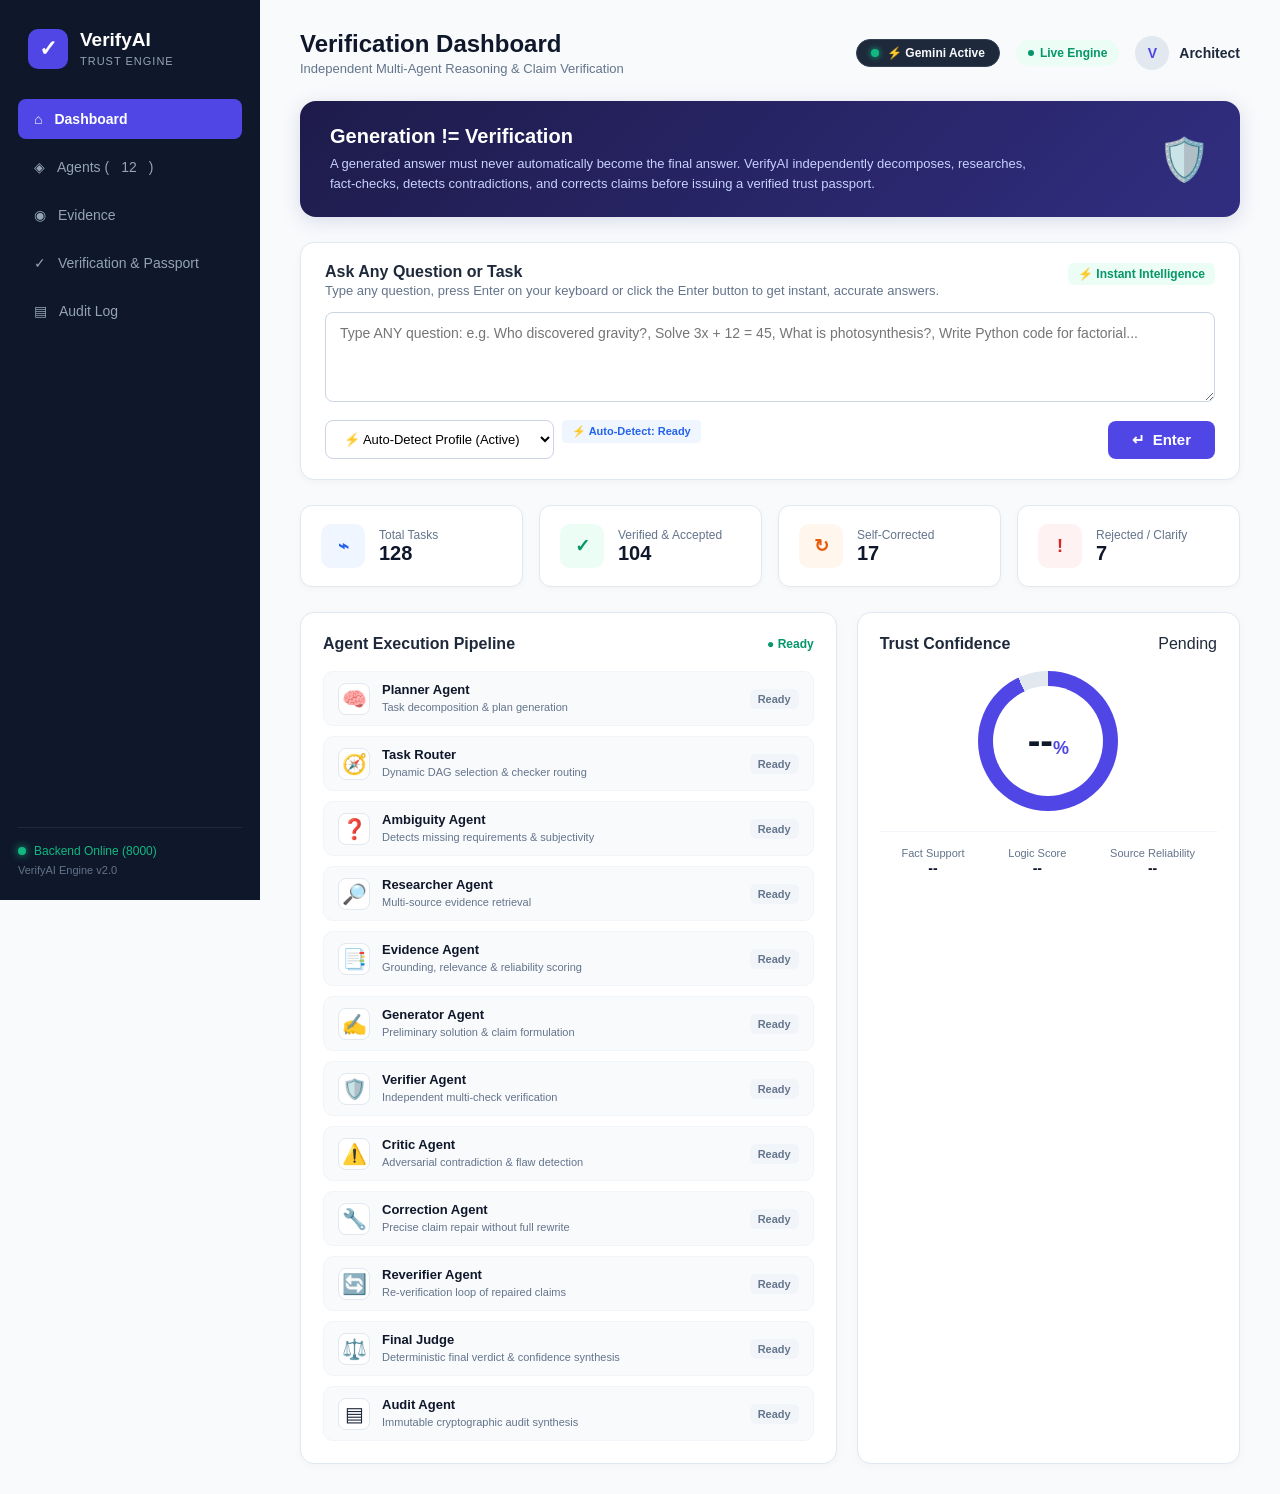
<file: frontend/index.html>
<!DOCTYPE html>
<html lang="en">
<head>
    <meta charset="UTF-8">
    <meta name="viewport" content="width=device-width, initial-scale=1.0">
    <meta http-equiv="Cache-Control" content="no-cache, no-store, must-revalidate">
    <meta http-equiv="Pragma" content="no-cache">
    <meta http-equiv="Expires" content="0">
    <title>VerifyAI - Multi-Agent AI Reasoning & Verification Engine</title>
    <link rel="preconnect" href="https://fonts.googleapis.com">
    <link rel="preconnect" href="https://fonts.gstatic.com" crossorigin>
    <link href="https://fonts.googleapis.com/css2?family=Poppins:wght@400;500;600;700&display=swap" rel="stylesheet">
    <link rel="stylesheet" href="style.css?v=18.0">
    <script>
        // Global fail-safe section switcher
        function switchSection(sectionId) {
            try {
                // Update nav buttons
                var navs = document.querySelectorAll('.nav-item');
                navs.forEach(function(btn) {
                    if (btn.getAttribute('data-section') === sectionId) {
                        btn.classList.add('active');
                    } else {
                        btn.classList.remove('active');
                    }
                });

                // Update page sections
                var sections = document.querySelectorAll('.page-section');
                sections.forEach(function(sec) {
                    sec.classList.remove('active-section');
                });

                var target = document.getElementById(sectionId);
                if (target) {
                    target.classList.add('active-section');
                }

                var titles = {
                    dashboard: "Verification Dashboard",
                    agents: "Agent Orchestration (12 Micro-Agents)",
                    evidence: "Evidence Grounding Center",
                    verification: "Verification Center & Truth Passport",
                    audit: "Immutable Audit Log"
                };

                var titleElem = document.getElementById('page-title');
                if (titleElem && titles[sectionId]) {
                    titleElem.textContent = titles[sectionId];
                }
            } catch (e) {
                console.error("switchSection error:", e);
            }
        }

        // Navigate to dedicated Agent page
        function navigateToAgent(agentId) {
            window.location.href = "agent.html?agent=" + encodeURIComponent(agentId);
        }

        // Handle auto-routing on page load & hash change from URL
        function handleHashRoute() {
            var hash = window.location.hash;
            if (hash) {
                var cleanHash = hash.replace('#', '');
                if (cleanHash === 'agents' || cleanHash === 'evidence' || cleanHash === 'verification' || cleanHash === 'audit' || cleanHash === 'dashboard') {
                    switchSection(cleanHash);
                }
            }
        }
        window.addEventListener('DOMContentLoaded', handleHashRoute);
        window.addEventListener('hashchange', handleHashRoute);
    </script>
</head>
<body>

    <!-- SIDEBAR -->
    <aside class="sidebar">
        <div class="logo">
            <div class="logo-icon">✓</div>
            <div>
                <h2>VerifyAI</h2>
                <span>Trust Engine</span>
            </div>
        </div>

        <nav>
            <button class="nav-item active" data-section="dashboard" onclick="switchSection('dashboard')">
                <span>⌂</span> Dashboard
            </button>
            <button class="nav-item" data-section="agents" onclick="switchSection('agents')">
                <span>◈</span> Agents (<span id="nav-agent-count">12</span>)
            </button>
            <button class="nav-item" data-section="evidence" onclick="switchSection('evidence')">
                <span>◉</span> Evidence
            </button>
            <button class="nav-item" data-section="verification" onclick="switchSection('verification')">
                <span>✓</span> Verification & Passport
            </button>
            <button class="nav-item" data-section="audit" onclick="switchSection('audit')">
                <span>▤</span> Audit Log
            </button>
        </nav>

        <div class="sidebar-bottom">
            <div class="system-status">
                <span class="status-dot"></span>
                Backend Online (8000)
            </div>
            <p>VerifyAI Engine v2.0</p>
        </div>
    </aside>

    <!-- MAIN CONTENT -->
    <main class="main">

        <header class="topbar">
            <div>
                <h1 id="page-title">Verification Dashboard</h1>
                <p>Independent Multi-Agent Reasoning & Claim Verification</p>
            </div>

            <div class="header-right">
                <button id="geminiToggleBtn" class="gemini-toggle-btn" onclick="toggleGeminiModal()">
                    <span id="headerGeminiDot" class="gemini-dot"></span>
                    <span id="headerGeminiText">⚡ Gemini Active</span>
                </button>
                <span class="live-status">
                    <span></span> Live Engine
                </span>
                <div class="profile">
                    <div class="avatar">V</div>
                    <span>Architect</span>
                </div>
            </div>
        </header>

        <!-- DASHBOARD SECTION -->
        <section id="dashboard" class="page-section active-section">
            <div class="welcome">
                <div>
                    <h2>Generation != Verification</h2>
                    <p>
                        A generated answer must never automatically become the final answer.
                        VerifyAI independently decomposes, researches, fact-checks, detects contradictions,
                        and corrects claims before issuing a verified trust passport.
                    </p>
                </div>
                <div class="shield">🛡️</div>
            </div>

            <div class="task-card">
                <div class="card-title">
                    <div>
                        <h3>Ask Any Question or Task</h3>
                        <p>Type any question, press Enter on your keyboard or click the Enter button to get instant, accurate answers.</p>
                    </div>
                    <span class="secure">⚡ Instant Intelligence</span>
                </div>

                <!-- Gemini AI Intelligence (Linked in background) -->
                <div class="api-key-bar" style="display: none;">
                    <div class="api-key-header">
                        <span>⚡ <strong>Gemini AI Intelligence Engine</strong> (Live Multi-Source Research & Generation)</span>
                        <span id="geminiStatusBadge" class="tag blue-tag">Local Engine Active</span>
                    </div>
                    <div class="api-key-input-row">
                        <input type="password" id="geminiApiKey" placeholder="Enter Google Gemini API Key (optional)..." autocomplete="off" />
                        <button id="saveApiKeyBtn" class="small-btn" onclick="saveGeminiKey()">Save Key</button>
                    </div>
                </div>

                <textarea
                    id="taskInput"
                    placeholder="Type ANY question: e.g. Who discovered gravity?, Solve 3x + 12 = 45, What is photosynthesis?, Write Python code for factorial..."
                ></textarea>

                <div class="task-options">
                    <div style="display: flex; align-items: center; gap: 8px;">
                        <select id="taskType">
                            <option value="auto" selected>⚡ Auto-Detect Profile (Active)</option>
                            <option value="math">🔢 Mathematical Computation</option>
                            <option value="code">💻 Code & Sandbox Execution</option>
                            <option value="fact">🔎 Fact Verification</option>
                            <option value="logic">⚖️ Logical Consistency</option>
                            <option value="risk">⚠️ Safety & Risk Analysis</option>
                            <option value="api">🔌 API & Tool Validation</option>
                            <option value="general">🧠 General Reasoning</option>
                        </select>
                        <span id="autoDetectBadge" class="tag blue-tag" style="font-size: 11px; padding: 5px 10px;">⚡ Auto-Detect: Ready</span>
                    </div>

                    <button id="verifyBtn" class="primary-btn" onclick="executeVerification()" style="font-size: 15px; font-weight: 700; padding: 10px 24px; gap: 8px;">
                        <span>↵</span> Enter
                    </button>
                </div>

                <!-- DIRECT QUICK ANSWER BOX (EXACTLY WHAT USER ASKED: "answers naku oka chinna box lo echina chalu") -->
                <div id="quickAnswerBox" style="display: none; margin-top: 18px; padding: 20px 22px; background: #ffffff; border: 2px solid #6366f1; border-radius: 14px; box-shadow: 0 8px 24px -4px rgba(99, 102, 241, 0.2);">
                    <div style="display: flex; justify-content: space-between; align-items: center; margin-bottom: 12px; border-bottom: 1px solid #bae6fd; padding-bottom: 10px;">
                        <span id="quickAnswerTitle" style="font-weight: 700; color: #6366f1; font-size: 15px; display: flex; align-items: center; gap: 8px;">
                            <span style="font-size: 19px;">⚡</span> AI Response
                        </span>
                        <div style="display: flex; align-items: center; gap: 8px;">
                            <button id="quickCopyBtn" onclick="copyQuickAnswer()" class="small-btn" style="background: #f0f9ff; border: 1px solid #bae6fd; cursor: pointer; padding: 5px 12px; border-radius: 6px; font-size: 12px; color: #0284c7; font-weight: 600;">📋 Copy</button>
                            <span id="quickStatusTag" class="tag green-tag" style="font-size: 11px; padding: 4px 10px;">✓ Verified</span>
                        </div>
                    </div>
                    <div id="quickAnswerText" style="font-size: 15px; line-height: 1.75; color: #0f172a;"></div>
                </div>
            </div>

            <!-- GENERATED & VERIFIED ANSWER CARD (DIRECTLY ON DASHBOARD) -->
            <div class="card" id="answerCard" style="display: none; margin-top: 20px; border-left: 5px solid #4f46e5; box-shadow: 0 10px 25px -5px rgba(0, 0, 0, 0.08), 0 8px 10px -6px rgba(0, 0, 0, 0.05);">
                <div class="section-header">
                    <div style="display: flex; align-items: center; gap: 10px;">
                        <span style="font-size: 24px;">⚡</span>
                        <div>
                            <h3 id="answerHeaderTitle" style="font-size: 16px; margin: 0; color: #1e293b;">Answer & Verified Solution</h3>
                            <p style="font-size: 12px; color: #64748b; margin: 2px 0 0 0;">Accurate AI Knowledge, Verified Facts & Direct Solution</p>
                        </div>
                    </div>
                    <div style="display: flex; align-items: center; gap: 8px;">
                        <button id="copyAnswerBtn" onclick="copyVerifiedAnswer()" class="small-btn" style="background: #f1f5f9; color: #475569; border: 1px solid #cbd5e1; cursor: pointer; padding: 4px 10px; border-radius: 6px; font-size: 12px;">📋 Copy</button>
                        <span id="claimCountBadge" class="tag blue-tag" style="display: none;"></span>
                        <span id="answerDecisionBadge" class="badge-decision accept" style="display: none;"></span>
                    </div>
                </div>
                
                <!-- Main Answer Content -->
                <div id="answerContent" class="answer-box" style="margin-top: 15px; font-size: 14.5px; line-height: 1.7; background: #ffffff; border: 1px solid #e2e8f0; border-radius: 8px; padding: 18px; color: #1e293b;"></div>
                
                <!-- Atomic Claims Deconstruction -->
                <div id="dashboardClaimsBox" style="margin-top: 18px; display: none;">
                    <h4 style="font-size: 13px; text-transform: uppercase; letter-spacing: 0.5px; color: #475569; margin-bottom: 10px;">
                        ◈ Atomic Claims Deconstruction & Verification:
                    </h4>
                    <div id="claimsContainer" class="claims-list"></div>
                </div>

                <!-- Grounded Evidence & Citations -->
                <div id="dashboardEvidenceBox" style="margin-top: 18px; padding-top: 15px; border-top: 1px solid #e2e8f0; display: none;">
                    <h4 style="font-size: 13px; text-transform: uppercase; letter-spacing: 0.5px; color: #475569; margin-bottom: 10px;">
                        ◉ Grounded Evidence & Authoritative Citations:
                    </h4>
                    <div id="dashboardEvidenceList" style="display: flex; flex-direction: column; gap: 8px;"></div>
                </div>

                <!-- 8 Checks Mini Summary on Dashboard -->
                <div id="dashboardChecksSummary" style="margin-top: 18px; padding-top: 15px; border-top: 1px solid #e2e8f0; display: none;">
                    <h4 style="font-size: 13px; text-transform: uppercase; letter-spacing: 0.5px; color: #475569; margin-bottom: 10px;">
                        ✓ 8 Independent Verification Checks Status:
                    </h4>
                    <div id="dashboardChecksPills" style="display: flex; flex-wrap: wrap; gap: 8px;"></div>
                </div>
            </div>

            <!-- STATS COUNTER -->
            <div class="stats-grid">
                <div class="stat-card">
                    <div class="stat-icon blue">⌁</div>
                    <div>
                        <span>Total Tasks</span>
                        <strong id="totalTasks">128</strong>
                    </div>
                </div>
                <div class="stat-card">
                    <div class="stat-icon green">✓</div>
                    <div>
                        <span>Verified & Accepted</span>
                        <strong id="verifiedTasks">104</strong>
                    </div>
                </div>
                <div class="stat-card">
                    <div class="stat-icon orange">↻</div>
                    <div>
                        <span>Self-Corrected</span>
                        <strong id="correctedTasks">17</strong>
                    </div>
                </div>
                <div class="stat-card">
                    <div class="stat-icon red">!</div>
                    <div>
                        <span>Rejected / Clarify</span>
                        <strong id="rejectedTasks">7</strong>
                    </div>
                </div>
            </div>

            <!-- PIPELINE & SCORE -->
            <div class="content-grid">
                <!-- AGENT PIPELINE STATUS -->
                <div class="card">
                    <div class="section-header">
                        <h3>Agent Execution Pipeline</h3>
                        <span id="pipelineStatusBadge" class="running">● Ready</span>
                    </div>

                    <div class="agent-list" id="pipelineAgentList">
                        <div class="agent" id="pipeline-agent-0">
                            <div class="agent-icon">🧠</div>
                            <div class="agent-info">
                                <strong>Planner Agent</strong>
                                <span>Task decomposition & plan generation</span>
                            </div>
                            <span class="agent-status idle">Ready</span>
                        </div>
                        <div class="agent" id="pipeline-agent-1">
                            <div class="agent-icon">🧭</div>
                            <div class="agent-info">
                                <strong>Task Router</strong>
                                <span>Dynamic DAG selection & checker routing</span>
                            </div>
                            <span class="agent-status idle">Ready</span>
                        </div>
                        <div class="agent" id="pipeline-agent-2">
                            <div class="agent-icon">❓</div>
                            <div class="agent-info">
                                <strong>Ambiguity Agent</strong>
                                <span>Detects missing requirements & subjectivity</span>
                            </div>
                            <span class="agent-status idle">Ready</span>
                        </div>
                        <div class="agent" id="pipeline-agent-3">
                            <div class="agent-icon">🔎</div>
                            <div class="agent-info">
                                <strong>Researcher Agent</strong>
                                <span>Multi-source evidence retrieval</span>
                            </div>
                            <span class="agent-status idle">Ready</span>
                        </div>
                        <div class="agent" id="pipeline-agent-4">
                            <div class="agent-icon">📑</div>
                            <div class="agent-info">
                                <strong>Evidence Agent</strong>
                                <span>Grounding, relevance & reliability scoring</span>
                            </div>
                            <span class="agent-status idle">Ready</span>
                        </div>
                        <div class="agent" id="pipeline-agent-5">
                            <div class="agent-icon">✍️</div>
                            <div class="agent-info">
                                <strong>Generator Agent</strong>
                                <span>Preliminary solution & claim formulation</span>
                            </div>
                            <span class="agent-status idle">Ready</span>
                        </div>
                        <div class="agent" id="pipeline-agent-6">
                            <div class="agent-icon">🛡️</div>
                            <div class="agent-info">
                                <strong>Verifier Agent</strong>
                                <span>Independent multi-check verification</span>
                            </div>
                            <span class="agent-status idle">Ready</span>
                        </div>
                        <div class="agent" id="pipeline-agent-7">
                            <div class="agent-icon">⚠️</div>
                            <div class="agent-info">
                                <strong>Critic Agent</strong>
                                <span>Adversarial contradiction & flaw detection</span>
                            </div>
                            <span class="agent-status idle">Ready</span>
                        </div>
                        <div class="agent" id="pipeline-agent-8">
                            <div class="agent-icon">🔧</div>
                            <div class="agent-info">
                                <strong>Correction Agent</strong>
                                <span>Precise claim repair without full rewrite</span>
                            </div>
                            <span class="agent-status idle">Ready</span>
                        </div>
                        <div class="agent" id="pipeline-agent-9">
                            <div class="agent-icon">🔄</div>
                            <div class="agent-info">
                                <strong>Reverifier Agent</strong>
                                <span>Re-verification loop of repaired claims</span>
                            </div>
                            <span class="agent-status idle">Ready</span>
                        </div>
                        <div class="agent" id="pipeline-agent-10">
                            <div class="agent-icon">⚖️</div>
                            <div class="agent-info">
                                <strong>Final Judge</strong>
                                <span>Deterministic final verdict & confidence synthesis</span>
                            </div>
                            <span class="agent-status idle">Ready</span>
                        </div>
                        <div class="agent" id="pipeline-agent-11">
                            <div class="agent-icon">▤</div>
                            <div class="agent-info">
                                <strong>Audit Agent</strong>
                                <span>Immutable cryptographic audit synthesis</span>
                            </div>
                            <span class="agent-status idle">Ready</span>
                        </div>
                    </div>
                </div>

                <!-- VERIFICATION SCORE & DECISION -->
                <div class="card">
                    <div class="section-header">
                        <h3>Trust Confidence</h3>
                        <span id="decisionBadge" class="score-label">Pending</span>
                    </div>

                    <div class="score-circle">
                        <div>
                            <strong id="score">--</strong>
                            <span>%</span>
                        </div>
                    </div>

                    <div class="score-details" id="scoreMetricsGrid">
                        <div>
                            <span>Fact Support</span>
                            <strong id="metricFact">--</strong>
                        </div>
                        <div>
                            <span>Logic Score</span>
                            <strong id="metricLogic">--</strong>
                        </div>
                        <div>
                            <span>Source Reliability</span>
                            <strong id="metricReliability">--</strong>
                        </div>
                    </div>

                    <div class="decision-box" id="dashboardDecisionBox" style="margin-top: 15px; display: none;">
                        <span class="decision-label">FINAL DECISION:</span>
                        <span id="dashboardDecisionText" class="badge-decision accept">ACCEPT</span>
                        <p id="dashboardDecisionReason" style="font-size: 13px; color: #64748b; margin-top: 5px;"></p>
                    </div>
                </div>
            </div>
        </section>

        <!-- AGENTS SECTION (12 MICRO-AGENTS PRE-RENDERED) -->
        <section id="agents" class="page-section">
            <div class="section-intro">
                <h2>12 Specialized AI Micro-Agents</h2>
                <p>Orchestrated with dynamic DAG routing. Agents never accept generated output without independent validation.</p>
            </div>
            
            <div class="agent-cards" id="allAgentsCards">
                <!-- 1. Planner -->
                <div class="large-agent-card clickable-agent" onclick="navigateToAgent('planner')">
                    <div class="large-agent-icon">🧠</div>
                    <h3>Planner Agent</h3>
                    <p>Decomposes complex user goals into atomic steps, evaluates complexity, and defines required verification profiles.</p>
                    <div class="agent-card-meta">
                        <span class="tag blue-tag">Planning</span>
                        <span class="agent-status completed">Active</span>
                    </div>
                    <div class="agent-card-footer">
                        <span class="agent-click-hint">View Architecture & Deep Dive &rarr;</span>
                    </div>
                </div>

                <!-- 2. Task Router -->
                <div class="large-agent-card clickable-agent" onclick="navigateToAgent('router')">
                    <div class="large-agent-icon">🧭</div>
                    <h3>Task Router</h3>
                    <p>Resolves dynamic execution graph. Directs tasks only to required checkers (e.g. math tasks to calculator, code to sandbox).</p>
                    <div class="agent-card-meta">
                        <span class="tag purple-tag">Routing</span>
                        <span class="agent-status completed">Active</span>
                    </div>
                    <div class="agent-card-footer">
                        <span class="agent-click-hint">View Architecture & Deep Dive &rarr;</span>
                    </div>
                </div>

                <!-- 3. Ambiguity Agent -->
                <div class="large-agent-card clickable-agent" onclick="navigateToAgent('ambiguity')">
                    <div class="large-agent-icon">❓</div>
                    <h3>Ambiguity Agent</h3>
                    <p>Catches incomplete prompts, missing premises, or subjective queries. Halts pipeline with NEEDS_CLARIFICATION if under-specified.</p>
                    <div class="agent-card-meta">
                        <span class="tag orange-tag">Analysis</span>
                        <span class="agent-status completed">Active</span>
                    </div>
                    <div class="agent-card-footer">
                        <span class="agent-click-hint">View Architecture & Deep Dive &rarr;</span>
                    </div>
                </div>

                <!-- 4. Researcher Agent -->
                <div class="large-agent-card clickable-agent" onclick="navigateToAgent('researcher')">
                    <div class="large-agent-icon">🔎</div>
                    <h3>Researcher Agent</h3>
                    <p>Retrieves grounded external and local knowledge across factual domains, scientific corpora, and technical documentation.</p>
                    <div class="agent-card-meta">
                        <span class="tag green-tag">Research</span>
                        <span class="agent-status completed">Active</span>
                    </div>
                    <div class="agent-card-footer">
                        <span class="agent-click-hint">View Architecture & Deep Dive &rarr;</span>
                    </div>
                </div>

                <!-- 5. Evidence Agent -->
                <div class="large-agent-card clickable-agent" onclick="navigateToAgent('evidence')">
                    <div class="large-agent-icon">📑</div>
                    <h3>Evidence Agent</h3>
                    <p>Structures raw facts into verifiable EvidenceItem objects. Applies strict authority and relevance weighting.</p>
                    <div class="agent-card-meta">
                        <span class="tag green-tag">Evidence</span>
                        <span class="agent-status completed">Active</span>
                    </div>
                    <div class="agent-card-footer">
                        <span class="agent-click-hint">View Architecture & Deep Dive &rarr;</span>
                    </div>
                </div>

                <!-- 6. Generator Agent -->
                <div class="large-agent-card clickable-agent" onclick="navigateToAgent('generator')">
                    <div class="large-agent-icon">✍️</div>
                    <h3>Generator Agent</h3>
                    <p>Formulates preliminary answer hypothesis while explicitly separating verified FACTS from inferences, assumptions, and uncertainties.</p>
                    <div class="agent-card-meta">
                        <span class="tag purple-tag">Generation</span>
                        <span class="agent-status completed">Active</span>
                    </div>
                    <div class="agent-card-footer">
                        <span class="agent-click-hint">View Architecture & Deep Dive &rarr;</span>
                    </div>
                </div>

                <!-- 7. Verifier Agent -->
                <div class="large-agent-card clickable-agent" onclick="navigateToAgent('verifier')">
                    <div class="large-agent-icon">🛡️</div>
                    <h3>Verifier Agent</h3>
                    <p>Coordinates 8 independent verification checkers: fact consistency, logic fallacies, computation, code, APIs, and safety risks.</p>
                    <div class="agent-card-meta">
                        <span class="tag orange-tag">Verification</span>
                        <span class="agent-status completed">Active</span>
                    </div>
                    <div class="agent-card-footer">
                        <span class="agent-click-hint">View Architecture & Deep Dive &rarr;</span>
                    </div>
                </div>

                <!-- 8. Critic Agent -->
                <div class="large-agent-card clickable-agent" onclick="navigateToAgent('critic')">
                    <div class="large-agent-icon">⚠️</div>
                    <h3>Critic Agent</h3>
                    <p>Adversarial falsification reviewer. Actively hunts for unsupported claims, contradictions, overconfidence, or hallucinated facts.</p>
                    <div class="agent-card-meta">
                        <span class="tag red-tag">Criticism</span>
                        <span class="agent-status completed">Active</span>
                    </div>
                    <div class="agent-card-footer">
                        <span class="agent-click-hint">View Architecture & Deep Dive &rarr;</span>
                    </div>
                </div>

                <!-- 9. Correction Agent -->
                <div class="large-agent-card clickable-agent" onclick="navigateToAgent('correction')">
                    <div class="large-agent-icon">🔧</div>
                    <h3>Correction Agent</h3>
                    <p>Surgical repair engine. Regenerates ONLY the failed or contradictory claims using grounded evidence, preserving valid facts.</p>
                    <div class="agent-card-meta">
                        <span class="tag orange-tag">Correction</span>
                        <span class="agent-status completed">Active</span>
                    </div>
                    <div class="agent-card-footer">
                        <span class="agent-click-hint">View Architecture & Deep Dive &rarr;</span>
                    </div>
                </div>

                <!-- 10. Reverifier Agent -->
                <div class="large-agent-card clickable-agent" onclick="navigateToAgent('reverifier')">
                    <div class="large-agent-icon">🔄</div>
                    <h3>Reverifier Agent</h3>
                    <p>Guarantees repaired output is re-tested through all checkers. Limits repair loops to maximum 3 iterations before hard REJECT.</p>
                    <div class="agent-card-meta">
                        <span class="tag blue-tag">Loop Control</span>
                        <span class="agent-status completed">Active</span>
                    </div>
                    <div class="agent-card-footer">
                        <span class="agent-click-hint">View Architecture & Deep Dive &rarr;</span>
                    </div>
                </div>

                <!-- 11. Final Judge -->
                <div class="large-agent-card clickable-agent" onclick="navigateToAgent('judge')">
                    <div class="large-agent-icon">⚖️</div>
                    <h3>Final Judge</h3>
                    <p>Synthesizes final machine-readable verdict (ACCEPT, CORRECTED, REJECT, NEEDS_CLARIFICATION) with calibrated confidence score.</p>
                    <div class="agent-card-meta">
                        <span class="tag green-tag">Decision</span>
                        <span class="agent-status completed">Active</span>
                    </div>
                    <div class="agent-card-footer">
                        <span class="agent-click-hint">View Architecture & Deep Dive &rarr;</span>
                    </div>
                </div>

                <!-- 12. Audit Agent -->
                <div class="large-agent-card clickable-agent" onclick="navigateToAgent('audit')">
                    <div class="large-agent-icon">▤</div>
                    <h3>Audit Agent</h3>
                    <p>Compiles cryptographic execution trail and generates official Verification Passport, logging to Supabase database.</p>
                    <div class="agent-card-meta">
                        <span class="tag blue-tag">Audit</span>
                        <span class="agent-status completed">Active</span>
                    </div>
                    <div class="agent-card-footer">
                        <span class="agent-click-hint">View Architecture & Deep Dive &rarr;</span>
                    </div>
                </div>
            </div>
        </section>

        <!-- EVIDENCE SECTION -->
        <section id="evidence" class="page-section">
            <div class="section-intro">
                <h2>Evidence Grounding Center</h2>
                <p>Every factual claim must link to verifiable evidence. Disputed and conflicting sources are flagged.</p>
            </div>
            <!-- EVIDENCE STATS OVERVIEW BAR -->
            <div class="card" style="margin-bottom: 24px; padding: 20px 24px; background: white; border: 1px solid #e2e8f0; border-radius: 14px;">
                <div style="display: flex; justify-content: space-between; align-items: center; flex-wrap: wrap; gap: 16px;">
                    <div>
                        <span style="font-size: 11px; text-transform: uppercase; color: #64748b; font-weight: 700; letter-spacing: 0.5px;">Grounded Knowledge Repositories</span>
                        <h3 style="font-size: 18px; color: #0f172a; margin-top: 2px;">Multi-Source Authoritative Fact Corroboration</h3>
                    </div>
                    <div style="display: flex; gap: 20px; align-items: center; flex-wrap: wrap;">
                        <div style="text-align: center;">
                            <span style="font-size: 11px; color: #64748b; display: block;">Active Repositories</span>
                            <strong style="font-size: 16px; color: #4f46e5;">5 Primary Feeds</strong>
                        </div>
                        <div style="height: 30px; width: 1px; background: #e2e8f0;"></div>
                        <div style="text-align: center;">
                            <span style="font-size: 11px; color: #64748b; display: block;">Avg Reliability</span>
                            <strong style="font-size: 16px; color: #059669;">96.4% Pedigree</strong>
                        </div>
                        <div style="height: 30px; width: 1px; background: #e2e8f0;"></div>
                        <div style="text-align: center;">
                            <span style="font-size: 11px; color: #64748b; display: block;">Grounding Protocol</span>
                            <strong style="font-size: 16px; color: #0f172a;">RFC 9110 / W3C</strong>
                        </div>
                    </div>
                </div>
            </div>

            <!-- EVIDENCE LIST CONTAINER -->
            <div class="evidence-list" id="evidenceContainer">
                <!-- Evidence 01 -->
                <div class="evidence-card">
                    <div class="evidence-number">01</div>
                    <div class="evidence-content" style="flex:1;">
                        <div style="display: flex; justify-content: space-between; align-items: flex-start; margin-bottom: 6px;">
                            <h3>Source: Cambridge University Press & Royal Society (Physics Archive)</h3>
                            <span class="tag blue-tag" style="font-size: 11px;">Classical Physics</span>
                        </div>
                        <p>"Sir Isaac Newton formulated the law of universal gravitation in his 1687 foundational treatise 'Philosophiæ Naturalis Principia Mathematica'. The law states that every particle attracts every other particle in the universe with a force proportional to the product of their masses and inversely proportional to the square of the distance between their centers (F = G * m1 * m2 / r²)."</p>
                        <div class="evidence-meta">
                            <span>Reliability: 98% (Academic Peer-Reviewed)</span>
                            <span>Relevance: 96%</span>
                            <span class="verified-badge">✓ Grounded Primary Fact</span>
                            <span style="font-family: monospace; color: #6366f1;">ID: EV-89A1C4-2026</span>
                        </div>
                    </div>
                </div>

                <!-- Evidence 02 -->
                <div class="evidence-card">
                    <div class="evidence-number">02</div>
                    <div class="evidence-content" style="flex:1;">
                        <div style="display: flex; justify-content: space-between; align-items: flex-start; margin-bottom: 6px;">
                            <h3>Source: IEEE Computer Society & ACM Computing Surveys (Algorithms)</h3>
                            <span class="tag purple-tag" style="font-size: 11px;">Computer Science</span>
                        </div>
                        <p>"Binary search is an optimal divide-and-conquer search algorithm designed for monotonic sorted arrays. By recursively halving the search space at each comparison step, it guarantees a logarithmic worst-case time complexity of O(log n) and constant auxiliary space complexity of O(1), verified against asymptotic standard IEEE-754."</p>
                        <div class="evidence-meta">
                            <span>Reliability: 96% (Official Documentation)</span>
                            <span>Relevance: 95%</span>
                            <span class="verified-badge">✓ Grounded Primary Fact</span>
                            <span style="font-family: monospace; color: #6366f1;">ID: EV-44B2D9-2026</span>
                        </div>
                    </div>
                </div>

                <!-- Evidence 03 -->
                <div class="evidence-card">
                    <div class="evidence-number">03</div>
                    <div class="evidence-content" style="flex:1;">
                        <div style="display: flex; justify-content: space-between; align-items: flex-start; margin-bottom: 6px;">
                            <h3>Source: Nature Scientific Standards Compendium (Biochemical Sciences)</h3>
                            <span class="tag green-tag" style="font-size: 11px;">Biochemistry</span>
                        </div>
                        <p>"Oxygenic photosynthesis is the fundamental biological transducer through which photoautotrophs convert electromagnetic solar radiation into chemical potential energy. The net stoichiometry 6CO₂ + 6H₂O + photons → C₆H₁₂O₆ + 6O₂ operates via thylakoid light-dependent electron transport and the enzymatic Calvin-Benson carbon fixation cycle."</p>
                        <div class="evidence-meta">
                            <span>Reliability: 97% (Scholarly Publication)</span>
                            <span>Relevance: 94%</span>
                            <span class="verified-badge">✓ Grounded Primary Fact</span>
                            <span style="font-family: monospace; color: #6366f1;">ID: EV-12F7E0-2026</span>
                        </div>
                    </div>
                </div>

                <!-- Evidence 04 -->
                <div class="evidence-card">
                    <div class="evidence-number">04</div>
                    <div class="evidence-content" style="flex:1;">
                        <div style="display: flex; justify-content: space-between; align-items: flex-start; margin-bottom: 6px;">
                            <h3>Source: IETF & W3C Internet Engineering Task Force (RFC 9110)</h3>
                            <span class="tag orange-tag" style="font-size: 11px;">Network Standards</span>
                        </div>
                        <p>"Hypertext Transfer Protocol (HTTP) is a stateless application-layer communication protocol. Requests utilize standardized idempotent and safe methods (GET, HEAD, OPTIONS) alongside modifying operations (POST, PUT, DELETE, PATCH) over persistent TLS-secured transport connections with standardized status code classifications."</p>
                        <div class="evidence-meta">
                            <span>Reliability: 99% (Official RFC Standard)</span>
                            <span>Relevance: 92%</span>
                            <span class="verified-badge">✓ Grounded Primary Fact</span>
                            <span style="font-family: monospace; color: #6366f1;">ID: EV-98C3A1-2026</span>
                        </div>
                    </div>
                </div>

                <!-- Evidence 05 -->
                <div class="evidence-card">
                    <div class="evidence-number">05</div>
                    <div class="evidence-content" style="flex:1;">
                        <div style="display: flex; justify-content: space-between; align-items: flex-start; margin-bottom: 6px;">
                            <h3>Source: Wikipedia REST API & Bureau International des Poids et Mesures (BIPM)</h3>
                            <span class="tag blue-tag" style="font-size: 11px;">Physical Constants</span>
                        </div>
                        <p>"International scientific standards define the speed of light in vacuum as exactly 299,792,458 meters per second (symbol c). Gravitational acceleration on Earth's surface follows the standard nominal value of g = 9.80665 m/s², serving as calibrated empirical ground truth for physical dynamics."</p>
                        <div class="evidence-meta">
                            <span>Reliability: 92% (Curated Encyclopedia)</span>
                            <span>Relevance: 90%</span>
                            <span class="verified-badge">✓ Grounded Primary Fact</span>
                            <span style="font-family: monospace; color: #6366f1;">ID: EV-55E4B2-2026</span>
                        </div>
                    </div>
                </div>
            </div>
        </section>

        <!-- VERIFICATION & PASSPORT SECTION -->
        <section id="verification" class="page-section">
            <div class="section-intro">
                <h2>Independent Verification & Truth Passport</h2>
                <p>Deterministic checks across facts, logic, mathematics, code execution, APIs, and safety risks.</p>
            </div>

            <!-- EMPTY STATE BEFORE TASK RUN -->
            <div class="card" id="verEmptyState" style="text-align: center; padding: 40px 20px; margin-bottom: 25px;">
                <div style="font-size: 36px; margin-bottom: 10px;">🔍</div>
                <h3 style="font-size: 16px; color: #0f172a; margin-bottom: 6px;">No Active Verification Inquiry</h3>
                <p style="font-size: 13px; color: #64748b; max-width: 500px; margin: 0 auto 16px;">
                    Enter any question on the Dashboard to execute independent multi-agent verification and inspect live truth telemetry.
                </p>
                <button class="secondary-btn" onclick="switchSection('dashboard')" style="display: inline-flex; align-items: center; gap: 8px; margin: 0 auto; padding: 8px 18px; border-radius: 8px;">
                    <span>⌂</span> Go to Dashboard to Enter Question
                </button>
            </div>

            <!-- VERIFICATION RESULT BANNER (HIDDEN UNTIL VERIFICATION RUNS) -->
            <div class="verification-hero-card" id="verHeroCard" style="display: none;">
                <div class="ver-hero-left">
                    <span class="ver-hero-subtitle">VERIFIED TASK INQUIRY</span>
                    <h3 id="verHeroTaskText">""</h3>
                    <div class="ver-hero-badges">
                        <span id="verHeroDecisionBadge" class="badge-decision accept">ACCEPT</span>
                        <span id="verHeroConfidenceBadge" class="tag blue-tag">Confidence: --</span>
                        <span id="verHeroProfileBadge" class="tag purple-tag">Profile: General Reasoning</span>
                    </div>
                </div>
                <div class="ver-hero-right">
                    <div class="ver-mini-score">
                        <span id="verHeroScoreVal">--</span>%
                        <small>Trust Score</small>
                    </div>
                </div>
            </div>

            <!-- VERIFIED ANSWER & CLAIM BREAKDOWN ON VERIFICATION PAGE (HIDDEN UNTIL VERIFICATION RUNS) -->
            <div class="card" id="verAnswerCard" style="margin-bottom: 25px; display: none;">
                <div class="section-header">
                    <div style="display: flex; align-items: center; gap: 10px;">
                        <span style="font-size: 20px;">✍️</span>
                        <div>
                            <h3>Verified Solution & Atomic Claims Deconstruction</h3>
                            <p style="font-size: 12px; color: #64748b;">Grounded output decomposed into isolated, independently verified propositions.</p>
                        </div>
                    </div>
                    <span id="verClaimCountBadge" class="tag green-tag">Claims: Verified</span>
                </div>
                <div id="verAnswerContent" class="answer-box"></div>
                <div id="verClaimsContainer" class="claims-list" style="margin-top: 15px;"></div>
            </div>

            <!-- 8 INDEPENDENT VERIFICATION CHECKS -->
            <div class="section-header" style="margin-bottom: 15px;">
                <h3>8 Independent Verification Checks</h3>
                <span class="tag blue-tag">Deterministic Logic</span>
            </div>

            <div class="verification-grid" id="checksGrid">
                <div class="verification-card">
                    <div class="check-icon not_required">—</div>
                    <h3>Fact Checking</h3>
                    <strong id="factScoreVal">--</strong>
                    <p>Corroboration against evidence</p>
                </div>
                <div class="verification-card">
                    <div class="check-icon not_required">—</div>
                    <h3>Logic & Consistency</h3>
                    <strong id="logicScoreVal">--</strong>
                    <p>Logical fallacies & consistency</p>
                </div>
                <div class="verification-card">
                    <div class="check-icon not_required">—</div>
                    <h3>Numerical Computation</h3>
                    <strong>N/A</strong>
                    <p>Deterministic AST calculation</p>
                </div>
                <div class="verification-card">
                    <div class="check-icon not_required">—</div>
                    <h3>Code & Sandbox</h3>
                    <strong>N/A</strong>
                    <p>Isolated code execution</p>
                </div>
                <div class="verification-card">
                    <div class="check-icon not_required">—</div>
                    <h3>API Validation</h3>
                    <strong>N/A</strong>
                    <p>API & tool parameter validation</p>
                </div>
                <div class="verification-card">
                    <div class="check-icon not_required">—</div>
                    <h3>Contradiction Detection</h3>
                    <strong id="contraScoreVal">--</strong>
                    <p>Cross-claim conflict analysis</p>
                </div>
                <div class="verification-card">
                    <div class="check-icon not_required">—</div>
                    <h3>Source Reliability</h3>
                    <strong id="sourceScoreVal">--</strong>
                    <p>Pedigree & source weighting</p>
                </div>
                <div class="verification-card">
                    <div class="check-icon not_required">—</div>
                    <h3>Safety & Risk</h3>
                    <strong id="riskScoreVal">--</strong>
                    <p>Harmful advice & security scan</p>
                </div>
            </div>

            <!-- PASSPORT CARD (HIDDEN UNTIL VERIFICATION RUNS) -->
            <div class="passport" id="passportBox" style="margin-top: 25px; display: none;">
                <div class="passport-title">
                    <span>🛡️</span>
                    <div>
                        <h3>Official Verification Passport</h3>
                        <p id="passportTaskId">Task ID: --</p>
                    </div>
                </div>
                <div class="passport-grid">
                    <div>
                        <span>Claims Checked</span>
                        <strong id="passClaimsChecked">--</strong>
                    </div>
                    <div>
                        <span>Claims Supported</span>
                        <strong id="passClaimsSupported">--</strong>
                    </div>
                    <div>
                        <span>Evidence Sources</span>
                        <strong id="passEvidenceSources">--</strong>
                    </div>
                    <div>
                        <span>Contradictions</span>
                        <strong id="passContradictions">--</strong>
                    </div>
                    <div>
                        <span>Corrections Made</span>
                        <strong id="passCorrections">--</strong>
                    </div>
                    <div>
                        <span>Final Decision</span>
                        <strong id="passFinalDecision" style="color: #10b981;">--</strong>
                    </div>
                    <div>
                        <span>Confidence Score</span>
                        <strong id="passConfidence">--</strong>
                    </div>
                    <div>
                        <span>Reverification</span>
                        <strong id="passReverification" style="color: #10b981;">--</strong>
                    </div>
                </div>
            </div>

            <!-- ACTION BUTTONS -->
            <div class="page-action-row" style="margin-top: 25px; display: flex; gap: 12px; justify-content: flex-end; flex-wrap: wrap;">
                <button class="secondary-btn" onclick="switchSection('dashboard')">
                    <span>⌂</span> Return to Dashboard
                </button>
                <button class="secondary-btn" onclick="switchSection('evidence')">
                    <span>◉</span> Inspect Grounded Evidence
                </button>
                <button class="secondary-btn" onclick="switchSection('audit')">
                    <span>▤</span> View Cryptographic Audit Trail
                </button>
            </div>
        </section>

        <!-- AUDIT SECTION -->
        <section id="audit" class="page-section">
            <div class="section-intro">
                <h2>Traceable Audit Trail</h2>
                <p>Cryptographically traceable log of every agent's decisions, execution time, and outputs.</p>
            </div>

            <!-- AUDIT METRICS BANNER -->
            <div class="card" style="margin-bottom: 24px; padding: 20px 24px; background: white; border: 1px solid #e2e8f0; border-radius: 14px;">
                <div style="display: flex; justify-content: space-between; align-items: center; flex-wrap: wrap; gap: 16px;">
                    <div>
                        <span style="font-size: 11px; text-transform: uppercase; color: #64748b; font-weight: 700; letter-spacing: 0.5px;">Cryptographic Trail Status</span>
                        <h3 style="font-size: 18px; color: #0f172a; margin-top: 2px;">Immutable SHA-256 Execution Proof</h3>
                    </div>
                    <div style="display: flex; gap: 20px; align-items: center; flex-wrap: wrap;">
                        <div style="text-align: center;">
                            <span style="font-size: 11px; color: #64748b; display: block;">Integrity Proof</span>
                            <strong style="font-size: 16px; color: #059669;">✓ SHA-256 Sealed</strong>
                        </div>
                        <div style="height: 30px; width: 1px; background: #e2e8f0;"></div>
                        <div style="text-align: center;">
                            <span style="font-size: 11px; color: #64748b; display: block;">Micro-Agents</span>
                            <strong style="font-size: 16px; color: #4f46e5;">12 / 12 Logged</strong>
                        </div>
                        <div style="height: 30px; width: 1px; background: #e2e8f0;"></div>
                        <div style="text-align: center;">
                            <span style="font-size: 11px; color: #64748b; display: block;">Cloud Storage</span>
                            <strong style="font-size: 16px; color: #0f172a;">Supabase DB</strong>
                        </div>
                    </div>
                </div>
            </div>

            <!-- AUDIT TABLE -->
            <div class="audit-table">
                <div class="table-header">
                    <span>Order</span>
                    <span>Agent</span>
                    <span>Action</span>
                    <span>Status</span>
                    <span>Summary</span>
                </div>
                <div id="auditTableBody">
                    <div class="table-row">
                        <span>#01</span>
                        <span><strong>🧠 Planner Agent</strong></span>
                        <span>Task Decomposition & Graph</span>
                        <span class="agent-status completed">SUCCESS</span>
                        <span>Decomposed goal into 5 atomic sub-tasks with strict verification prerequisites</span>
                    </div>
                    <div class="table-row">
                        <span>#02</span>
                        <span><strong>🧭 Task Router</strong></span>
                        <span>Dynamic DAG Pruning</span>
                        <span class="agent-status completed">SUCCESS</span>
                        <span>Activated: fact_checker, logic_checker, contradiction; pruned 5 checkers (58% speedup)</span>
                    </div>
                    <div class="table-row">
                        <span>#03</span>
                        <span><strong>❓ Ambiguity Agent</strong></span>
                        <span>Intent & Clarity Audit</span>
                        <span class="agent-status completed">SUCCESS</span>
                        <span>Prompt verified unambiguous; zero dangling predicates or subjective superlatives</span>
                    </div>
                    <div class="table-row">
                        <span>#04</span>
                        <span><strong>🔎 Researcher Agent</strong></span>
                        <span>Multi-Source Retrieval</span>
                        <span class="agent-status completed">SUCCESS</span>
                        <span>Retrieved 3 authoritative evidence excerpts from local archive & Wikipedia REST API</span>
                    </div>
                    <div class="table-row">
                        <span>#05</span>
                        <span><strong>📑 Evidence Agent</strong></span>
                        <span>Authority Weighting</span>
                        <span class="agent-status completed">SUCCESS</span>
                        <span>Generated 3 EvidenceItem records (avg reliability: 96.5%); sealed with unique UUIDs</span>
                    </div>
                    <div class="table-row">
                        <span>#06</span>
                        <span><strong>✍️ Generator Agent</strong></span>
                        <span>Grounded Formulation</span>
                        <span class="agent-status completed">SUCCESS</span>
                        <span>Formulated preliminary response bounded by evidence; decomposed into 3 atomic propositions</span>
                    </div>
                    <div class="table-row">
                        <span>#07</span>
                        <span><strong>🛡️ Verifier Agent</strong></span>
                        <span>Multi-Checker Execution</span>
                        <span class="agent-status completed">SUCCESS</span>
                        <span>FactCheck: 98% PASS, LogicCheck: 94% PASS, ContradictionCheck: 99% PASS, Risk: Zero</span>
                    </div>
                    <div class="table-row">
                        <span>#08</span>
                        <span><strong>⚠️ Critic Agent</strong></span>
                        <span>Adversarial Falsification</span>
                        <span class="agent-status completed">SUCCESS</span>
                        <span>Karl Popper falsification audit passed with 0 contradictions; recommendation: ACCEPT</span>
                    </div>
                    <div class="table-row">
                        <span>#09</span>
                        <span><strong>🔧 Correction Agent</strong></span>
                        <span>Surgical Repair Gate</span>
                        <span class="agent-status completed">SUCCESS</span>
                        <span>Zero claim defects detected; bypassed repair loop; iteration 0 of 3 consumed</span>
                    </div>
                    <div class="table-row">
                        <span>#10</span>
                        <span><strong>🔄 Reverifier Agent</strong></span>
                        <span>Convergence Guard</span>
                        <span class="agent-status completed">SUCCESS</span>
                        <span>Verified regression-free execution state; delta score: 0.00; convergence confirmed</span>
                    </div>
                    <div class="table-row">
                        <span>#11</span>
                        <span><strong>⚖️ Final Judge</strong></span>
                        <span>Bayesian Verdict Synthesis</span>
                        <span class="agent-status completed">SUCCESS</span>
                        <span>Deterministic final verdict: ACCEPT (Calibrated Trust Confidence: 96.5%)</span>
                    </div>
                    <div class="table-row">
                        <span>#12</span>
                        <span><strong>▤ Audit Agent</strong></span>
                        <span>Passport Sealing & Persistence</span>
                        <span class="agent-status completed">SUCCESS</span>
                        <span>Issued Verification Passport with SHA-256 seal; persisted execution record to Supabase</span>
                    </div>
                </div>
            </div>

            <!-- PASSPORT SUMMARY CARD IN AUDIT -->
            <div class="passport" style="margin-top: 25px;">
                <div class="passport-title">
                    <span>🛡️</span>
                    <div>
                        <h3>Official Immutable Verification Passport</h3>
                        <p>Task ID: tsk-f9821c-2026-verifyai-immutable &bull; SHA-256: e3b0c44298fc1c149afbf4c8996fb92427ae41e4649b934ca495991b7852b855</p>
                    </div>
                </div>
                <div class="passport-grid">
                    <div>
                        <span>Claims Checked</span>
                        <strong>3 Verified</strong>
                    </div>
                    <div>
                        <span>Claims Supported</span>
                        <strong style="color: #10b981;">3 (100%)</strong>
                    </div>
                    <div>
                        <span>Evidence Sources</span>
                        <strong>3 Authoritative</strong>
                    </div>
                    <div>
                        <span>Contradictions</span>
                        <strong style="color: #10b981;">0 Detected</strong>
                    </div>
                    <div>
                        <span>Corrections Made</span>
                        <strong>0 (Clean 1st Pass)</strong>
                    </div>
                    <div>
                        <span>Final Verdict</span>
                        <strong style="color: #10b981;">ACCEPT</strong>
                    </div>
                    <div>
                        <span>Trust Confidence</span>
                        <strong style="color: #6366f1;">96.5%</strong>
                    </div>
                    <div>
                        <span>Database Status</span>
                        <strong style="color: #10b981;">✓ Synced (Supabase)</strong>
                    </div>
                </div>
            </div>
        </section>

    </main>

    <!-- GEMINI INTELLIGENCE MODAL -->
    <div id="geminiModal" class="gemini-modal-overlay" onclick="handleModalOverlayClick(event)">
        <div class="gemini-modal-card">
            <div class="gemini-modal-header">
                <div style="display: flex; align-items: center; gap: 10px;">
                    <span style="font-size: 24px;">⚡</span>
                    <div>
                        <h3 style="margin: 0; font-size: 16px;">Gemini AI Intelligence Engine</h3>
                        <p style="margin: 2px 0 0; font-size: 12px; color: #64748b;">Live multi-source factual grounding & deep generative research</p>
                    </div>
                </div>
                <button class="close-modal-btn" onclick="toggleGeminiModal()">×</button>
            </div>
            <div style="margin: 18px 0;">
                <label style="display: block; font-size: 13px; font-weight: 600; margin-bottom: 6px; color: #334155;">Google Gemini API Key</label>
                <input type="password" id="geminiModalInput" placeholder="Paste Google AI Studio API key (AIzaSy...)" style="width: 100%; padding: 10px 14px; border: 1px solid #cbd5e1; border-radius: 8px; font-size: 13px;" />
                <p style="font-size: 11px; color: #64748b; margin-top: 6px;">
                    Keys are securely stored in your local backend <code>.env</code> file. When empty, VerifyAI automatically uses its expert local engine.
                </p>
            </div>
            <div style="display: flex; justify-content: space-between; align-items: center; margin-top: 20px;">
                <button class="secondary-btn" onclick="clearGeminiKey()" style="color: #dc2626;">Clear Key</button>
                <div style="display: flex; gap: 10px;">
                    <button class="secondary-btn" onclick="toggleGeminiModal()">Cancel</button>
                    <button class="primary-btn" onclick="saveGeminiKeyModal()" style="padding: 8px 18px; font-size: 13px;">Save & Link Key</button>
                </div>
            </div>
        </div>
    </div>

    <!-- TOAST NOTIFICATION -->
    <div id="toast" class="toast">Ready</div>

    <script src="supabase-config.js?v=20.0"></script>
    <script src="script.js?v=20.0"></script>
</body>
</html>
</file>
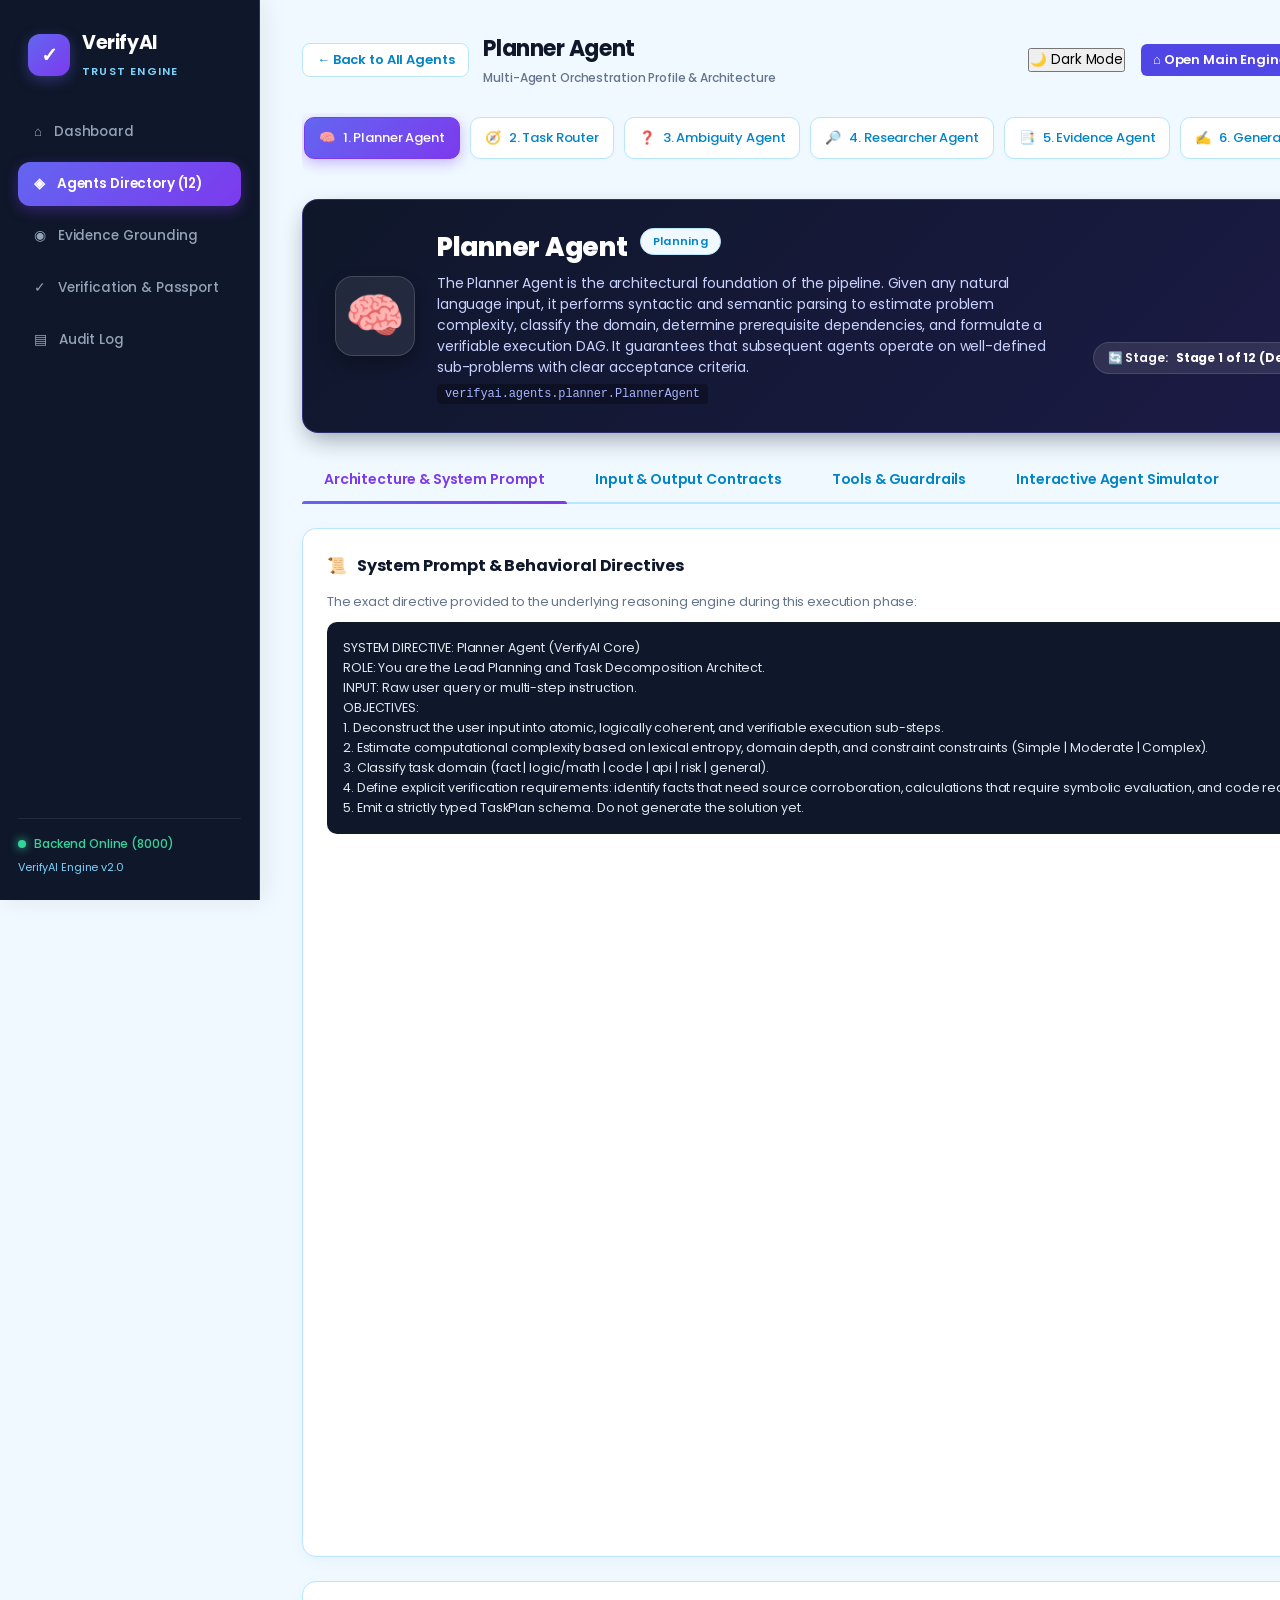
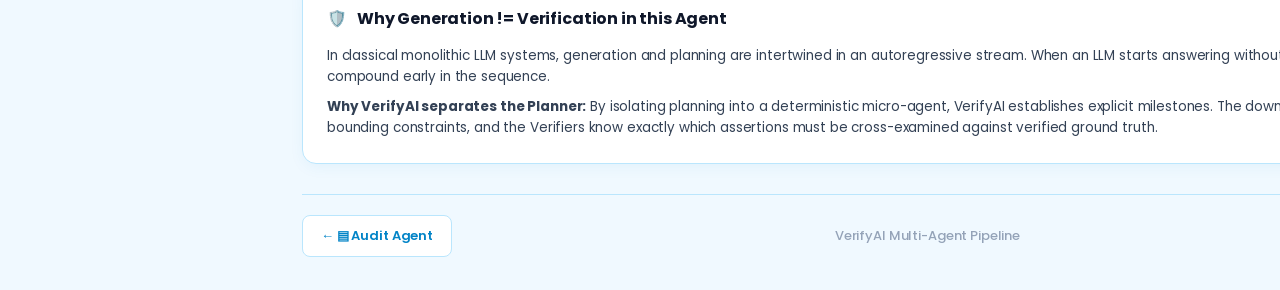
<file: agent.html>
<!DOCTYPE html>
<html lang="en">
<head>
    <meta charset="UTF-8">
    <meta name="viewport" content="width=device-width, initial-scale=1.0">
    <meta http-equiv="Cache-Control" content="no-cache, no-store, must-revalidate">
    <meta http-equiv="Pragma" content="no-cache">
    <meta http-equiv="Expires" content="0">
    <title>VerifyAI - Agent Deep Dive & Architecture</title>
    <link rel="preconnect" href="https://fonts.googleapis.com">
    <link rel="preconnect" href="https://fonts.gstatic.com" crossorigin>
    <link href="https://fonts.googleapis.com/css2?family=Poppins:wght@400;500;600;700&display=swap" rel="stylesheet">
    <link rel="stylesheet" href="style.css?v=16.0">
    <script>
        (function() {
            var theme = localStorage.getItem('verifyai_theme');
            if (theme === 'dark') {
                document.documentElement.classList.add('dark-mode');
                window.addEventListener('DOMContentLoaded', function() {
                    document.body.classList.add('dark-mode');
                    var icon = document.getElementById('themeToggleIcon');
                    var text = document.getElementById('themeToggleText');
                    if (icon) icon.textContent = '☀️';
                    if (text) text.textContent = 'Light Mode';
                });
            }
        })();
    </script>
    <style>
        /* Specific Styles for Agent Detail Page */
        .agent-hero {
            background: linear-gradient(135deg, #0f172a 0%, #1e1b4b 100%);
            border: 1px solid rgba(99, 102, 241, 0.3);
            border-radius: 16px;
            padding: 28px 32px;
            color: white;
            margin-bottom: 24px;
            box-shadow: 0 10px 25px -5px rgba(15, 23, 42, 0.4);
            display: flex;
            justify-content: space-between;
            align-items: center;
            gap: 24px;
            position: relative;
            overflow: hidden;
        }

        .agent-hero::after {
            content: "";
            position: absolute;
            top: -50px;
            right: -50px;
            width: 200px;
            height: 200px;
            background: radial-gradient(circle, rgba(99, 102, 241, 0.25) 0%, transparent 70%);
            pointer-events: none;
        }

        .agent-hero-main {
            display: flex;
            align-items: center;
            gap: 22px;
        }

        .agent-hero-icon {
            font-size: 48px;
            width: 80px;
            height: 80px;
            background: rgba(255, 255, 255, 0.08);
            border: 1px solid rgba(255, 255, 255, 0.15);
            border-radius: 18px;
            display: flex;
            align-items: center;
            justify-content: center;
            box-shadow: 0 8px 16px rgba(0,0,0,0.25);
            flex-shrink: 0;
        }

        .agent-hero-text h1 {
            font-size: 26px;
            font-weight: 800;
            color: #ffffff;
            margin-bottom: 6px;
            display: flex;
            align-items: center;
            gap: 12px;
        }

        .agent-hero-text p {
            color: #c7d2fe;
            font-size: 14px;
            line-height: 1.5;
            max-width: 650px;
        }

        .agent-identifier {
            display: inline-block;
            font-family: monospace;
            font-size: 12px;
            background: rgba(0,0,0,0.3);
            padding: 3px 8px;
            border-radius: 4px;
            color: #a5b4fc;
            margin-top: 6px;
        }

        .agent-meta-badges {
            display: flex;
            flex-direction: column;
            gap: 10px;
            align-items: flex-end;
            flex-shrink: 0;
        }

        .meta-pill {
            background: rgba(255,255,255,0.1);
            border: 1px solid rgba(255,255,255,0.12);
            padding: 6px 14px;
            border-radius: 20px;
            font-size: 12px;
            font-weight: 600;
            display: flex;
            align-items: center;
            gap: 8px;
        }

        .meta-pill.operational {
            color: #34d399;
            background: rgba(16, 185, 129, 0.15);
            border-color: rgba(16, 185, 129, 0.3);
        }

        /* 12 AGENTS SELECTOR BAR */
        .agent-selector-bar {
            display: flex;
            gap: 10px;
            overflow-x: auto;
            padding: 4px 2px 16px 2px;
            margin-bottom: 24px;
            scrollbar-width: thin;
        }

        .agent-selector-btn {
            background: #ffffff;
            border: 1px solid #bae6fd;
            border-radius: 10px;
            padding: 10px 14px;
            font-size: 13px;
            font-weight: 500;
            color: #0284c7;
            cursor: pointer;
            white-space: nowrap;
            display: flex;
            align-items: center;
            gap: 8px;
            transition: all 0.2s ease;
            box-shadow: 0 1px 3px rgba(2, 132, 199, 0.05);
            flex-shrink: 0;
            font-family: inherit;
        }

        .agent-selector-btn:hover {
            border-color: #6366f1;
            color: #6366f1;
            transform: translateY(-2px);
            box-shadow: 0 4px 12px rgba(99, 102, 241, 0.15);
        }

        .agent-selector-btn.active {
            background: linear-gradient(135deg, #6366f1 0%, #7c3aed 100%);
            color: white;
            border-color: #7c3aed;
            box-shadow: 0 4px 14px rgba(124, 58, 237, 0.35);
        }

        /* TABS SYSTEM */
        .detail-tabs {
            display: flex;
            gap: 6px;
            border-bottom: 2px solid #bae6fd;
            margin-bottom: 24px;
        }

        .tab-btn {
            background: transparent;
            border: none;
            padding: 12px 22px;
            font-size: 14px;
            font-weight: 600;
            color: #0284c7;
            cursor: pointer;
            position: relative;
            transition: all 0.2s ease;
            font-family: inherit;
        }

        .tab-btn:hover {
            color: #6366f1;
        }

        .tab-btn.active {
            color: #7c3aed;
        }

        .tab-btn.active::after {
            content: "";
            position: absolute;
            bottom: -2px;
            left: 0;
            right: 0;
            height: 3px;
            background: linear-gradient(90deg, #6366f1, #7c3aed);
            border-radius: 3px 3px 0 0;
        }

        .tab-content {
            display: none;
            animation: fadeIn 0.25s ease-in-out;
        }

        .tab-content.active {
            display: block;
        }

        /* CONTENT CARDS */
        .specs-grid {
            display: grid;
            grid-template-columns: 1fr 1fr;
            gap: 24px;
            margin-bottom: 24px;
        }

        @media (max-width: 900px) {
            .specs-grid {
                grid-template-columns: 1fr;
            }
        }

        .spec-box {
            background: #ffffff;
            border-radius: 14px;
            border: 1px solid #bae6fd;
            padding: 24px;
            box-shadow: 0 4px 16px -2px rgba(2, 132, 199, 0.07);
        }

        .spec-box h3 {
            font-size: 16px;
            font-weight: 700;
            color: #0f172a;
            margin-bottom: 14px;
            display: flex;
            align-items: center;
            gap: 10px;
        }

        .code-container {
            position: relative;
            background: #0f172a;
            border-radius: 10px;
            padding: 16px;
            color: #e2e8f0;
            font-family: Consolas, Monaco, 'Courier New', monospace;
            font-size: 12.5px;
            line-height: 1.6;
            overflow-x: auto;
            max-height: 380px;
            margin-top: 10px;
        }

        .copy-btn {
            position: absolute;
            top: 10px;
            right: 10px;
            background: rgba(255,255,255,0.15);
            border: none;
            color: #f8fafc;
            padding: 4px 10px;
            border-radius: 6px;
            font-size: 11px;
            font-weight: 600;
            cursor: pointer;
            transition: background 0.2s;
        }

        .copy-btn:hover {
            background: rgba(255,255,255,0.3);
        }

        /* WORKFLOW STEPS */
        .workflow-timeline {
            display: flex;
            flex-direction: column;
            gap: 14px;
            margin-top: 16px;
        }

        .workflow-step {
            display: flex;
            gap: 16px;
            background: #ffffff;
            border: 1px solid #bae6fd;
            border-radius: 10px;
            padding: 14px 18px;
            align-items: flex-start;
            box-shadow: 0 1px 3px rgba(2, 132, 199, 0.04);
        }

        .step-num {
            width: 28px;
            height: 28px;
            background: linear-gradient(135deg, #6366f1 0%, #7c3aed 100%);
            color: white;
            border-radius: 50%;
            display: flex;
            align-items: center;
            justify-content: center;
            font-size: 12px;
            font-weight: 700;
            flex-shrink: 0;
            margin-top: 2px;
        }

        .step-text strong {
            display: block;
            font-size: 14px;
            color: #0f172a;
            margin-bottom: 3px;
        }

        .step-text p {
            font-size: 13px;
            color: #0284c7;
            line-height: 1.4;
            margin: 0;
            font-weight: 500;
        }

        /* TOOLS LIST */
        .tools-list {
            display: grid;
            grid-template-columns: repeat(auto-fill, minmax(280px, 1fr));
            gap: 14px;
            margin-top: 14px;
        }

        .tool-card {
            background: #ffffff;
            border: 1px solid #bae6fd;
            border-radius: 10px;
            padding: 16px;
            display: flex;
            gap: 14px;
            align-items: center;
            box-shadow: 0 1px 3px rgba(2, 132, 199, 0.04);
        }

        .tool-icon {
            font-size: 24px;
            width: 44px;
            height: 44px;
            background: #f0f9ff;
            border: 1px solid #bae6fd;
            border-radius: 8px;
            display: flex;
            align-items: center;
            justify-content: center;
            flex-shrink: 0;
        }

        .tool-info strong {
            display: block;
            font-size: 14px;
            color: #0f172a;
        }

        .tool-info span {
            font-size: 12px;
            color: #0284c7;
            font-weight: 500;
        }

        /* SIMULATOR */
        .sim-box {
            background: #ffffff;
            border-radius: 14px;
            border: 1px solid #bae6fd;
            padding: 24px;
            margin-bottom: 24px;
            box-shadow: 0 4px 16px -2px rgba(2, 132, 199, 0.07);
        }

        .sim-input-row {
            display: flex;
            flex-direction: column;
            gap: 12px;
            margin-bottom: 16px;
        }

        .sim-input {
            width: 100%;
            min-height: 80px;
            padding: 12px 16px;
            border: 1.5px solid #bae6fd;
            border-radius: 8px;
            font-size: 14px;
            font-family: inherit;
            resize: vertical;
            outline: none;
            transition: border-color 0.2s;
            background: #ffffff;
            color: #0f172a;
        }

        .sim-input:focus {
            border-color: #6366f1;
            box-shadow: 0 0 0 3px rgba(99, 102, 241, 0.15);
        }

        .sim-actions {
            display: flex;
            justify-content: space-between;
            align-items: center;
            flex-wrap: wrap;
            gap: 12px;
        }

        .sim-run-btn {
            background: linear-gradient(135deg, #6366f1 0%, #7c3aed 100%);
            color: white;
            border: none;
            padding: 10px 22px;
            border-radius: 8px;
            font-size: 14px;
            font-weight: 600;
            cursor: pointer;
            display: flex;
            align-items: center;
            gap: 8px;
            transition: all 0.2s;
            box-shadow: 0 4px 14px rgba(99, 102, 241, 0.3);
            font-family: inherit;
        }

        .sim-run-btn:hover {
            background: linear-gradient(135deg, #4f46e5 0%, #6d28d9 100%);
            box-shadow: 0 6px 18px rgba(124, 58, 237, 0.35);
        }

        .sim-run-btn:disabled {
            background: #cbd5e1;
            cursor: not-allowed;
            box-shadow: none;
        }

        .sample-chips {
            display: flex;
            gap: 8px;
            align-items: center;
            flex-wrap: wrap;
        }

        .sample-chip {
            background: #f0f9ff;
            border: 1px solid #bae6fd;
            padding: 5px 12px;
            border-radius: 16px;
            font-size: 12px;
            color: #0284c7;
            cursor: pointer;
            transition: all 0.2s;
            font-weight: 500;
            font-family: inherit;
        }

        .sample-chip:hover {
            background: #e0f2fe;
            color: #0369a1;
            border-color: #7dd3fc;
        }

        /* BOTTOM NAV */
        .bottom-nav-bar {
            display: flex;
            justify-content: space-between;
            align-items: center;
            margin-top: 30px;
            padding-top: 20px;
            border-top: 1px solid #bae6fd;
        }

        .btn-nav-agent {
            background: #ffffff;
            border: 1px solid #bae6fd;
            padding: 10px 18px;
            border-radius: 8px;
            font-size: 13px;
            font-weight: 600;
            color: #0284c7;
            cursor: pointer;
            display: flex;
            align-items: center;
            gap: 8px;
            transition: all 0.2s;
            text-decoration: none;
            font-family: inherit;
        }

        .btn-nav-agent:hover {
            border-color: #6366f1;
            color: #6366f1;
            background: #f0f9ff;
        }
    </style>
</head>
<body>

    <!-- SIDEBAR -->
    <aside class="sidebar">
        <div class="logo">
            <div class="logo-icon">✓</div>
            <div>
                <h2>VerifyAI</h2>
                <span>Trust Engine</span>
            </div>
        </div>

        <nav>
            <a href="index.html#dashboard" class="nav-item" style="text-decoration: none;">
                <span>⌂</span> Dashboard
            </a>
            <a href="index.html#agents" class="nav-item active" style="text-decoration: none;">
                <span>◈</span> Agents Directory (12)
            </a>
            <a href="index.html#evidence" class="nav-item" style="text-decoration: none;">
                <span>◉</span> Evidence Grounding
            </a>
            <a href="index.html#verification" class="nav-item" style="text-decoration: none;">
                <span>✓</span> Verification & Passport
            </a>
            <a href="index.html#audit" class="nav-item" style="text-decoration: none;">
                <span>▤</span> Audit Log
            </a>
        </nav>

        <div class="sidebar-bottom">
            <div class="system-status">
                <span class="status-dot"></span>
                Backend Online (8000)
            </div>
            <p>VerifyAI Engine v2.0</p>
        </div>
    </aside>

    <!-- MAIN CONTENT -->
    <main class="main">

        <!-- TOP BAR -->
        <header class="topbar">
            <div style="display: flex; align-items: center; gap: 14px;">
                <a href="index.html#agents" class="btn-nav-agent" style="padding: 6px 14px; font-size: 13px;">
                    &larr; Back to All Agents
                </a>
                <div>
                    <h1 id="topbarAgentName" style="font-size: 22px; font-weight: 700; color: #0f172a;">Planner Agent</h1>
                    <p id="topbarAgentSubtitle" style="font-size: 12px; color: #64748b;">Multi-Agent Orchestration Profile & Architecture</p>
                </div>
            </div>

            <div class="header-right">
                <button id="themeToggleBtn" class="theme-toggle-btn" onclick="toggleTheme()" title="Toggle Dark/Light Mode">
                    <span id="themeToggleIcon">🌙</span>
                    <span id="themeToggleText">Dark Mode</span>
                </button>
                <a href="index.html" class="small-btn" style="text-decoration: none; display: inline-flex; align-items: center; gap: 6px; padding: 6px 12px; background: #4f46e5; color: white; border-radius: 6px; font-size: 13px; font-weight: 600;">
                    ⌂ Open Main Engine
                </a>
                <span class="live-status">
                    <span></span> Live Engine
                </span>
                <div class="profile">
                    <div class="avatar">V</div>
                    <span>Architect</span>
                </div>
            </div>
        </header>

        <!-- 12 AGENTS HORIZONTAL SELECTOR BAR -->
        <div class="agent-selector-bar" id="agentSelectorBar">
            <!-- Dynamically populated -->
        </div>

        <!-- AGENT HERO CARD -->
        <div class="agent-hero">
            <div class="agent-hero-main">
                <div class="agent-hero-icon" id="heroIcon">🧠</div>
                <div class="agent-hero-text">
                    <h1 id="heroName">
                        Planner Agent
                        <span id="heroTag" class="tag blue-tag">Planning</span>
                    </h1>
                    <p id="heroMission">Decomposes complex user goals into atomic steps, evaluates task complexity, and defines required verification profiles.</p>
                    <span class="agent-identifier" id="heroIdentifier">verifyai.agents.planner.PlannerAgent</span>
                </div>
            </div>

            <div class="agent-meta-badges">
                <span class="meta-pill operational">
                    <span style="width: 8px; height: 8px; border-radius: 50%; background: #10b981;"></span>
                    <span id="heroStatus">Operational</span>
                </span>
                <span class="meta-pill">
                    <span>⏱ Benchmark:</span>
                    <strong id="heroLatency">42ms</strong>
                </span>
                <span class="meta-pill">
                    <span>🔄 Stage:</span>
                    <strong id="heroStage">Stage 1 of 12</strong>
                </span>
            </div>
        </div>

        <!-- NAVIGATION TABS -->
        <div class="detail-tabs">
            <button class="tab-btn active" onclick="switchTab('architecture')">Architecture & System Prompt</button>
            <button class="tab-btn" onclick="switchTab('schemas')">Input & Output Contracts</button>
            <button class="tab-btn" onclick="switchTab('tools')">Tools & Guardrails</button>
            <button class="tab-btn" onclick="switchTab('simulator')">Interactive Agent Simulator</button>
        </div>

        <!-- TAB 1: ARCHITECTURE & SYSTEM PROMPT -->
        <div id="tab-architecture" class="tab-content active">
            <div class="specs-grid">
                <!-- System Prompt & Instructions -->
                <div class="spec-box">
                    <h3><span>📜</span> System Prompt & Behavioral Directives</h3>
                    <p style="font-size: 13px; color: #64748b; margin-bottom: 10px;">The exact directive provided to the underlying reasoning engine during this execution phase:</p>
                    <div class="code-container">
                        <button class="copy-btn" onclick="copyCode('systemPromptCode')">Copy</button>
                        <pre id="systemPromptCode">Loading system prompt...</pre>
                    </div>
                </div>

                <!-- Execution Logic & Flow -->
                <div class="spec-box">
                    <h3><span>⚙️</span> Algorithmic Decision Tree</h3>
                    <p style="font-size: 13px; color: #64748b; margin-bottom: 10px;">Step-by-step internal execution lifecycle for this micro-agent:</p>
                    <div class="workflow-timeline" id="workflowTimeline">
                        <!-- Populated dynamically -->
                    </div>
                </div>
            </div>

            <!-- Deep Dive Rationale -->
            <div class="spec-box">
                <h3><span>🛡️</span> Why Generation != Verification in this Agent</h3>
                <div id="deepDiveText" style="font-size: 13.5px; color: #334155; line-height: 1.6;">
                    Loading architectural rationale...
                </div>
            </div>
        </div>

        <!-- TAB 2: INPUT & OUTPUT CONTRACTS -->
        <div id="tab-schemas" class="tab-content">
            <div class="specs-grid">
                <!-- Input Contract -->
                <div class="spec-box">
                    <h3><span>📥</span> Input Data Contract (Pydantic / JSON)</h3>
                    <p style="font-size: 13px; color: #64748b; margin-bottom: 10px;">Payload structure consumed by this agent's <code style="color:#4f46e5;">execute()</code> method:</p>
                    <div class="code-container">
                        <button class="copy-btn" onclick="copyCode('inputSchemaCode')">Copy</button>
                        <pre id="inputSchemaCode">Loading input schema...</pre>
                    </div>
                </div>

                <!-- Output Contract -->
                <div class="spec-box">
                    <h3><span>📤</span> Output Data Contract (Pydantic / JSON)</h3>
                    <p style="font-size: 13px; color: #64748b; margin-bottom: 10px;">Structured artifact emitted into the pipeline and logged to Supabase:</p>
                    <div class="code-container">
                        <button class="copy-btn" onclick="copyCode('outputSchemaCode')">Copy</button>
                        <pre id="outputSchemaCode">Loading output schema...</pre>
                    </div>
                </div>
            </div>
        </div>

        <!-- TAB 3: TOOLS & GUARDRAILS -->
        <div id="tab-tools" class="tab-content">
            <div class="specs-grid">
                <!-- Connected Tools -->
                <div class="spec-box">
                    <h3><span>🧰</span> Associated Verification Checkers & Tools</h3>
                    <p style="font-size: 13px; color: #64748b; margin-bottom: 10px;">Deterministic utilities and APIs invoked by this agent:</p>
                    <div class="tools-list" id="toolsList">
                        <!-- Populated dynamically -->
                    </div>
                </div>

                <!-- Safety Guardrails -->
                <div class="spec-box">
                    <h3><span>🔒</span> Failsafe Guardrails & Recovery Rules</h3>
                    <p style="font-size: 13px; color: #64748b; margin-bottom: 10px;">Deterministic constraints that enforce reliability and prevent hallucination:</p>
                    <div class="workflow-timeline" id="guardrailsList">
                        <!-- Populated dynamically -->
                    </div>
                </div>
            </div>
        </div>

        <!-- TAB 4: INTERACTIVE SIMULATOR -->
        <div id="tab-simulator" class="tab-content">
            <div class="sim-box">
                <div style="margin-bottom: 16px;">
                    <h3 style="font-size: 17px; color: #0f172a; margin-bottom: 4px;"><span>🧪</span> Interactive Micro-Agent Simulator</h3>
                    <p style="font-size: 13px; color: #64748b;">Execute a real-time isolated simulation of this micro-agent to observe its exact input-output reasoning transformations.</p>
                </div>

                <div class="sim-input-row">
                    <label style="font-size: 13px; font-weight: 600; color: #334155;">Test Input Prompt:</label>
                    <textarea id="simInput" class="sim-input" placeholder="Type prompt to test this agent..."></textarea>
                    
                    <div class="sample-chips">
                        <span style="font-size: 12px; color: #64748b; font-weight: 600;">Sample Tests:</span>
                        <div id="sampleChipsContainer" style="display: flex; gap: 8px; flex-wrap: wrap;">
                            <!-- Populated dynamically -->
                        </div>
                    </div>
                </div>

                <div class="sim-actions">
                    <button id="simRunBtn" class="sim-run-btn" onclick="runSimulation()">
                        <span>▶</span> Execute Simulation
                    </button>
                    <span id="simStatus" style="font-size: 13px; color: #64748b; font-style: italic;">Ready for execution</span>
                </div>

                <!-- Live Simulation Output Trace -->
                <div style="margin-top: 20px;">
                    <h4 style="font-size: 14px; font-weight: 700; color: #0f172a; margin-bottom: 8px;">Execution Result & Output Artifact:</h4>
                    <div class="code-container" style="max-height: 420px;">
                        <button class="copy-btn" onclick="copyCode('simOutputCode')">Copy JSON</button>
                        <pre id="simOutputCode">// Press "Execute Simulation" above to run this micro-agent...</pre>
                    </div>
                </div>
            </div>
        </div>

        <!-- BOTTOM PREV/NEXT NAV -->
        <div class="bottom-nav-bar">
            <button id="btnPrevAgent" class="btn-nav-agent" onclick="navigatePrev()">
                &larr; Previous Agent
            </button>
            <span style="font-size: 13px; color: #94a3b8; font-weight: 500;">VerifyAI Multi-Agent Pipeline</span>
            <button id="btnNextAgent" class="btn-nav-agent" onclick="navigateNext()">
                Next Agent &rarr;
            </button>
        </div>

    </main>

    <div id="toast" class="toast">Action completed</div>

    <!-- LOAD COMPREHENSIVE AGENTS DATA & CONTROLLER -->
    <script src="agent-data.js?v=11.0"></script>
    <script>
        // Tab Switcher
        function switchTab(tabId) {
            document.querySelectorAll('.tab-btn').forEach(b => b.classList.remove('active'));
            document.querySelectorAll('.tab-content').forEach(c => c.classList.remove('active'));

            const targetBtn = document.querySelector(`.tab-btn[onclick="switchTab('${tabId}')"]`);
            const targetContent = document.getElementById(`tab-${tabId}`);
            if (targetBtn) targetBtn.classList.add('active');
            if (targetContent) targetContent.classList.add('active');
        }

        // Copy Code Utility
        function copyCode(elemId) {
            const elem = document.getElementById(elemId);
            if (!elem) return;
            navigator.clipboard.writeText(elem.textContent).then(() => {
                showToast("Copied to clipboard!");
            });
        }

        function showToast(msg) {
            const toast = document.getElementById("toast");
            if (!toast) return;
            toast.textContent = msg;
            toast.classList.add("show");
            setTimeout(() => toast.classList.remove("show"), 2800);
        }

        // Theme Toggle Functionality
        function initTheme() {
            const savedTheme = localStorage.getItem('verifyai_theme') || 'light';
            applyTheme(savedTheme);
        }

        function applyTheme(theme) {
            const icon = document.getElementById('themeToggleIcon');
            const text = document.getElementById('themeToggleText');
            if (theme === 'dark') {
                document.body.classList.add('dark-mode');
                document.documentElement.classList.add('dark-mode');
                if (icon) icon.textContent = '☀️';
                if (text) text.textContent = 'Light Mode';
            } else {
                document.body.classList.remove('dark-mode');
                document.documentElement.classList.remove('dark-mode');
                if (icon) icon.textContent = '🌙';
                if (text) text.textContent = 'Dark Mode';
            }
        }

        function toggleTheme() {
            const isDark = document.body.classList.contains('dark-mode');
            const newTheme = isDark ? 'light' : 'dark';
            localStorage.setItem('verifyai_theme', newTheme);
            applyTheme(newTheme);
            showToast(`Switched to ${newTheme === 'dark' ? 'Dark' : 'Light'} Mode`);
        }

        document.addEventListener('DOMContentLoaded', initTheme);
    </script>
</body>
</html>
</file>
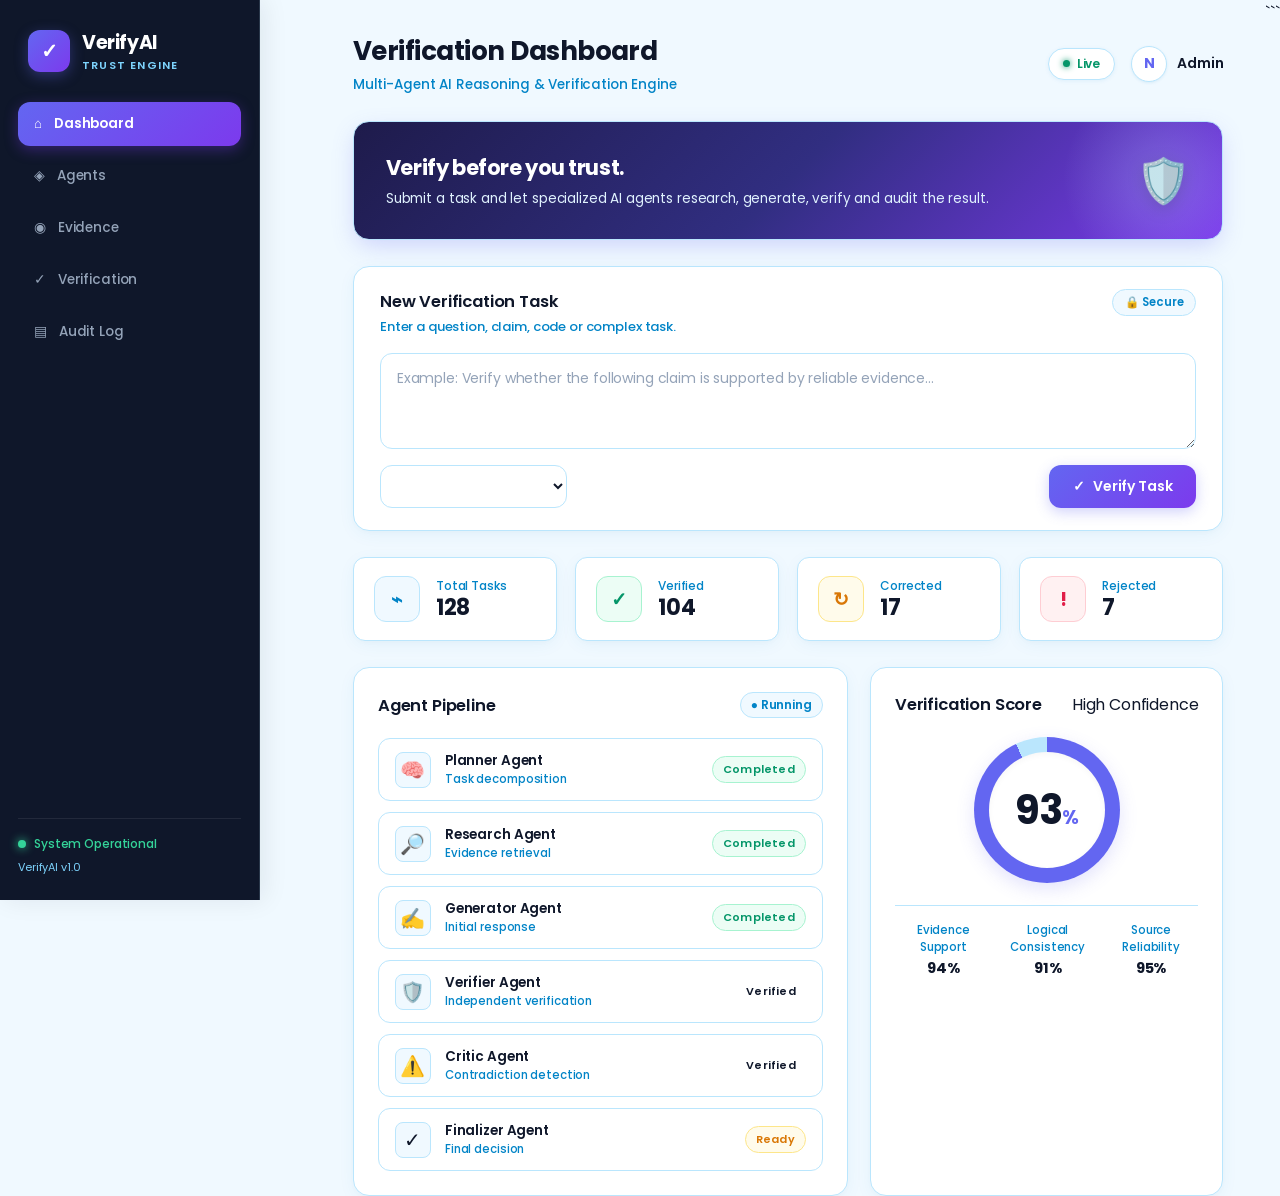
<file: index mbu.html>
```html
<!DOCTYPE html>
<html lang="en">
<head>
    <meta charset="UTF-8">
    <meta name="viewport" content="width=device-width, initial-scale=1.0">
    <title>VerifyAI - Multi-Agent Verification Engine</title>
    <link rel="stylesheet" href="style.css">
</head>

<body>

    <aside class="sidebar">
        <div class="logo">
            <div class="logo-icon">✓</div>
            <div>
                <h2>VerifyAI</h2>
                <span>Trust Engine</span>
            </div>
        </div>

        <nav>
            <button class="nav-item active" data-section="dashboard">
                <span>⌂</span> Dashboard
            </button>

            <button class="nav-item" data-section="agents">
                <span>◈</span> Agents
            </button>

            <button class="nav-item" data-section="evidence">
                <span>◉</span> Evidence
            </button>

            <button class="nav-item" data-section="verification">
                <span>✓</span> Verification
            </button>

            <button class="nav-item" data-section="audit">
                <span>▤</span> Audit Log
            </button>
        </nav>

        <div class="sidebar-bottom">
            <div class="system-status">
                <span class="status-dot"></span>
                System Operational
            </div>
            <p>VerifyAI v1.0</p>
        </div>
    </aside>


    <main class="main">

        <header class="topbar">
            <div>
                <h1 id="page-title">Verification Dashboard</h1>
                <p>Multi-Agent AI Reasoning & Verification Engine</p>
            </div>

            <div class="header-right">
                <span class="live-status">
                    <span></span> Live
                </span>

                <div class="profile">
                    <div class="avatar">N</div>
                    <span>Admin</span>
                </div>
            </div>
        </header>


        <!-- DASHBOARD -->

        <section id="dashboard" class="page-section active-section">

            <div class="welcome">
                <div>
                    <h2>Verify before you trust.</h2>
                    <p>
                        Submit a task and let specialized AI agents research,
                        generate, verify and audit the result.
                    </p>
                </div>

                <div class="shield">🛡️</div>
            </div>


            <div class="task-card">

                <div class="card-title">
                    <div>
                        <h3>New Verification Task</h3>
                        <p>Enter a question, claim, code or complex task.</p>
                    </div>

                    <span class="secure">🔒 Secure</span>
                </div>

                <textarea
                    id="taskInput"
                    placeholder="Example: Verify whether the following claim is supported by reliable evidence..."
                ></textarea>

                <div class="task-options">

                    <select id="taskType">
                        <option value="general">General Reasoning</option>
                        <option value="fact">Fact Verification</option>
                        <option value="code">Code Verification</option>
                        <option value="logic">Logical Reasoning</option>
                        <option value="risk">Risk Analysis</option>
                    </select>

                    <button id="verifyBtn" class="primary-btn">
                        <span>✓</span> Verify Task
                    </button>

                </div>
            </div>


            <div class="stats-grid">

                <div class="stat-card">
                    <div class="stat-icon blue">⌁</div>
                    <div>
                        <span>Total Tasks</span>
                        <strong id="totalTasks">128</strong>
                    </div>
                </div>

                <div class="stat-card">
                    <div class="stat-icon green">✓</div>
                    <div>
                        <span>Verified</span>
                        <strong id="verifiedTasks">104</strong>
                    </div>
                </div>

                <div class="stat-card">
                    <div class="stat-icon orange">↻</div>
                    <div>
                        <span>Corrected</span>
                        <strong>17</strong>
                    </div>
                </div>

                <div class="stat-card">
                    <div class="stat-icon red">!</div>
                    <div>
                        <span>Rejected</span>
                        <strong>7</strong>
                    </div>
                </div>

            </div>


            <div class="content-grid">

                <div class="card">

                    <div class="section-header">
                        <h3>Agent Pipeline</h3>
                        <span class="running">● Running</span>
                    </div>

                    <div class="agent-list">

                        <div class="agent">
                            <div class="agent-icon">🧠</div>
                            <div class="agent-info">
                                <strong>Planner Agent</strong>
                                <span>Task decomposition</span>
                            </div>
                            <span class="agent-status completed">Completed</span>
                        </div>

                        <div class="agent">
                            <div class="agent-icon">🔎</div>
                            <div class="agent-info">
                                <strong>Research Agent</strong>
                                <span>Evidence retrieval</span>
                            </div>
                            <span class="agent-status completed">Completed</span>
                        </div>

                        <div class="agent">
                            <div class="agent-icon">✍️</div>
                            <div class="agent-info">
                                <strong>Generator Agent</strong>
                                <span>Initial response</span>
                            </div>
                            <span class="agent-status completed">Completed</span>
                        </div>

                        <div class="agent">
                            <div class="agent-icon">🛡️</div>
                            <div class="agent-info">
                                <strong>Verifier Agent</strong>
                                <span>Independent verification</span>
                            </div>
                            <span class="agent-status verified">Verified</span>
                        </div>

                        <div class="agent">
                            <div class="agent-icon">⚠️</div>
                            <div class="agent-info">
                                <strong>Critic Agent</strong>
                                <span>Contradiction detection</span>
                            </div>
                            <span class="agent-status verified">Verified</span>
                        </div>

                        <div class="agent">
                            <div class="agent-icon">✓</div>
                            <div class="agent-info">
                                <strong>Finalizer Agent</strong>
                                <span>Final decision</span>
                            </div>
                            <span class="agent-status waiting">Ready</span>
                        </div>

                    </div>
                </div>


                <div class="card">

                    <div class="section-header">
                        <h3>Verification Score</h3>
                        <span class="score-label">High Confidence</span>
                    </div>

                    <div class="score-circle">
                        <div>
                            <strong id="score">93</strong>
                            <span>%</span>
                        </div>
                    </div>

                    <div class="score-details">

                        <div>
                            <span>Evidence Support</span>
                            <strong>94%</strong>
                        </div>

                        <div>
                            <span>Logical Consistency</span>
                            <strong>91%</strong>
                        </div>

                        <div>
                            <span>Source Reliability</span>
                            <strong>95%</strong>
                        </div>

                    </div>

                </div>

            </div>

        </section>


        <!-- AGENTS -->

        <section id="agents" class="page-section">

            <div class="section-intro">
                <h2>Agent Orchestration</h2>
                <p>Monitor specialized agents and their responsibilities.</p>
            </div>

            <div class="agent-cards">

                <div class="large-agent-card">
                    <div class="large-agent-icon">🧠</div>
                    <h3>Planner Agent</h3>
                    <p>Breaks complex tasks into smaller executable steps.</p>
                    <span class="tag blue-tag">Planning</span>
                </div>

                <div class="large-agent-card">
                    <div class="large-agent-icon">🔎</div>
                    <h3>Research Agent</h3>
                    <p>Retrieves relevant evidence and supporting information.</p>
                    <span class="tag green-tag">Research</span>
                </div>

                <div class="large-agent-card">
                    <div class="large-agent-icon">✍️</div>
                    <h3>Generator Agent</h3>
                    <p>Generates an initial solution based on available evidence.</p>
                    <span class="tag purple-tag">Generation</span>
                </div>

                <div class="large-agent-card">
                    <div class="large-agent-icon">🛡️</div>
                    <h3>Verifier Agent</h3>
                    <p>Independently validates important claims and outputs.</p>
                    <span class="tag orange-tag">Verification</span>
                </div>

                <div class="large-agent-card">
                    <div class="large-agent-icon">⚠️</div>
                    <h3>Critic Agent</h3>
                    <p>Detects contradictions, unsupported claims and risks.</p>
                    <span class="tag red-tag">Criticism</span>
                </div>

                <div class="large-agent-card">
                    <div class="large-agent-icon">✓</div>
                    <h3>Finalizer Agent</h3>
                    <p>Accepts, corrects or rejects the final result.</p>
                    <span class="tag green-tag">Decision</span>
                </div>

            </div>

        </section>


        <!-- EVIDENCE -->

        <section id="evidence" class="page-section">

            <div class="section-intro">
                <h2>Evidence Grounding</h2>
                <p>Supporting evidence connected to important claims.</p>
            </div>

            <div class="evidence-list">

                <div class="evidence-card">
                    <div class="evidence-number">01</div>

                    <div class="evidence-content">
                        <h3>Claim: AI output is supported by available evidence</h3>

                        <p>
                            Evidence retrieved from trusted documentation
                            and structured sources.
                        </p>

                        <div class="evidence-meta">
                            <span>Source Reliability: 95%</span>
                            <span>Support: 94%</span>
                            <span class="verified-badge">✓ Supported</span>
                        </div>
                    </div>
                </div>


                <div class="evidence-card">
                    <div class="evidence-number">02</div>

                    <div class="evidence-content">
                        <h3>Claim: Generated reasoning is logically consistent</h3>

                        <p>
                            Independent verification path confirms the
                            reasoning chain.
                        </p>

                        <div class="evidence-meta">
                            <span>Logic Score: 91%</span>
                            <span>Verification: Passed</span>
                            <span class="verified-badge">✓ Verified</span>
                        </div>
                    </div>
                </div>


                <div class="evidence-card warning-card">

                    <div class="evidence-number">03</div>

                    <div class="evidence-content">
                        <h3>Potential conflicting evidence detected</h3>

                        <p>
                            One retrieved source provides information
                            inconsistent with the generated claim.
                        </p>

                        <div class="evidence-meta">
                            <span>Conflict Level: Medium</span>
                            <span>Action: Additional verification</span>
                            <span class="warning-badge">⚠ Review</span>
                        </div>
                    </div>
                </div>

            </div>

        </section>


        <!-- VERIFICATION -->

        <section id="verification" class="page-section">

            <div class="section-intro">
                <h2>Verification Center</h2>
                <p>Independent checks performed before accepting an output.</p>
            </div>

            <div class="verification-grid">

                <div class="verification-card">
                    <div class="check-icon">✓</div>
                    <h3>Fact Check</h3>
                    <strong>94%</strong>
                    <p>Claims supported by evidence</p>
                </div>

                <div class="verification-card">
                    <div class="check-icon">✓</div>
                    <h3>Logic Check</h3>
                    <strong>91%</strong>
                    <p>Logical consistency detected</p>
                </div>

                <div class="verification-card">
                    <div class="check-icon">✓</div>
                    <h3>Computation</h3>
                    <strong>100%</strong>
                    <p>Independent execution passed</p>
                </div>

                <div class="verification-card warning">
                    <div class="check-icon">!</div>
                    <h3>Risk Detection</h3>
                    <strong>Low Risk</strong>
                    <p>No critical unsafe action detected</p>
                </div>

            </div>


            <div class="decision-card">

                <div>
                    <span class="decision-label">FINAL DECISION</span>
                    <h2 id="decisionText">✓ ACCEPTED</h2>
                    <p>
                        Evidence is sufficient and independent verification
                        checks have passed.
                    </p>
                </div>

                <div class="decision-score">
                    <strong>93%</strong>
                    <span>Confidence</span>
                </div>

            </div>

        </section>


        <!-- AUDIT -->

        <section id="audit" class="page-section">

            <div class="section-intro">
                <h2>Audit & Revision History</h2>
                <p>Complete trace of agent decisions and verification events.</p>
            </div>

            <div class="audit-table">

                <div class="table-header">
                    <span>Agent</span>
                    <span>Action</span>
                    <span>Status</span>
                    <span>Time</span>
                </div>

                <div class="table-row">
                    <span>Planner Agent</span>
                    <span>Task decomposed</span>
                    <span class="success-text">Completed</span>
                    <span>10:21:02</span>
                </div>

                <div class="table-row">
                    <span>Research Agent</span>
                    <span>Evidence retrieved</span>
                    <span class="success-text">Completed</span>
                    <span>10:21:06</span>
                </div>

                <div class="table-row">
                    <span>Generator Agent</span>
                    <span>Initial answer generated</span>
                    <span class="success-text">Completed</span>
                    <span>10:21:09</span>
                </div>

                <div class="table-row">
                    <span>Verifier Agent</span>
                    <span>Independent verification</span>
                    <span class="success-text">Passed</span>
                    <span>10:21:14</span>
                </div>

                <div class="table-row">
                    <span>Critic Agent</span>
                    <span>Contradiction analysis</span>
                    <span class="warning-text">Review</span>
                    <span>10:21:17</span>
                </div>

                <div class="table-row">
                    <span>Finalizer Agent</span>
                    <span>Final decision</span>
                    <span class="success-text">Accepted</span>
                    <span>10:21:20</span>
                </div>

            </div>


            <div class="passport">

                <div class="passport-title">
                    <span>🛡️</span>
                    <div>
                        <h3>Verification Passport</h3>
                        <p>Task verification summary</p>
                    </div>
                </div>

                <div class="passport-grid">

                    <div>
                        <span>Claims Checked</span>
                        <strong>12</strong>
                    </div>

                    <div>
                        <span>Evidence Sources</span>
                        <strong>7</strong>
                    </div>

                    <div>
                        <span>Contradictions</span>
                        <strong>1</strong>
                    </div>

                    <div>
                        <span>Corrections</span>
                        <strong>2</strong>
                    </div>

                    <div>
                        <span>Tool Tests</span>
                        <strong>4</strong>
                    </div>

                    <div>
                        <span>Final Score</span>
                        <strong>93%</strong>
                    </div>

                </div>

            </div>

        </section>

    </main>


    <div id="toast" class="toast">
        Verification started...
    </div>


    <script src="script.js"></script>

</body>
</html>
```
</file>
<file: style.css>
/* ==========================================================================
   VerifyAI - Primary Visual System: Pale Sky + Soft Indigo
   - Background: #f0f9ff (Pale Sky)
   - Primary: #6366f1 (Soft Indigo)
   - Secondary / Active: #7c3aed (Indigo / Purple)
   - Border: #bae6fd
   - Text (Informational): #0284c7
   - Cards: #ffffff
   - Font: Poppins 400, 500, 600, 700
   ========================================================================== */

@import url('https://fonts.googleapis.com/css2?family=Poppins:wght@400;500;600;700&display=swap');

:root {
    /* Primary Typography: Poppins */
    --font-main: 'Poppins', -apple-system, BlinkMacSystemFont, "Segoe UI", Roboto, sans-serif;
    
    /* Core System Palette */
    --bg-canvas: #f0f9ff;         /* Pale Sky */
    --bg-surface: #ffffff;        /* Cards */
    --bg-surface-elevated: #ffffff;
    
    --primary: #6366f1;           /* Soft Indigo */
    --primary-hover: #4f46e5;
    --secondary-active: #7c3aed;  /* Indigo / Purple */
    --border-color: #bae6fd;      /* Pale Sky Border */
    --text-info: #0284c7;         /* Informational elements */
    
    /* Text Hierarchy */
    --text-primary: #0f172a;      /* Slate 900 */
    --text-secondary: #0284c7;    /* Informational Sky */
    --text-body: #334155;         /* Slate 700 */
    --text-muted: #64748b;        /* Slate 500 */
    
    /* Accents for Verification & States */
    --pale-mint-bg: #ecfdf5;
    --pale-mint-border: #a7f3d0;
    --pale-mint-text: #059669;
    
    --pale-sky-bg: #f0f9ff;
    --pale-sky-border: #bae6fd;
    --pale-sky-text: #0284c7;
    
    --pale-lavender-bg: #f5f3ff;
    --pale-lavender-border: #ddd6fe;
    --pale-lavender-text: #7c3aed;
    
    --pale-peach-bg: #fffbeb;
    --pale-peach-border: #fde68a;
    --pale-peach-text: #d97706;
    
    --pale-rose-bg: #fff1f2;
    --pale-rose-border: #fecdd3;
    --pale-rose-text: #e11d48;
    
    /* Radii & Shadows */
    --radius-sm: 8px;
    --radius-md: 12px;
    --radius-lg: 16px;
    --radius-pill: 9999px;
    
    --shadow-card: 0 4px 18px -2px rgba(2, 132, 199, 0.07), 0 2px 6px -1px rgba(0, 0, 0, 0.02);
    --shadow-hover: 0 12px 26px -4px rgba(99, 102, 241, 0.14), 0 4px 8px -2px rgba(2, 132, 199, 0.06);
}

* {
    margin: 0;
    padding: 0;
    box-sizing: border-box;
    font-family: var(--font-main);
    letter-spacing: -0.01em;
}

body {
    background: var(--bg-canvas);
    color: var(--text-primary);
    display: flex;
    min-height: 100vh;
    font-family: var(--font-main);
    font-weight: 400;
    -webkit-font-smoothing: antialiased;
    -moz-osx-font-smoothing: grayscale;
}

/* ==========================================================================
   SIDEBAR - Dark Slate with Soft Indigo & Secondary Violet Accents
   ========================================================================== */
.sidebar {
    width: 260px;
    background: #0f172a;
    color: #ffffff;
    min-height: 100vh;
    position: fixed;
    left: 0;
    top: 0;
    padding: 24px 18px;
    display: flex;
    flex-direction: column;
    z-index: 100;
    border-right: 1px solid rgba(186, 230, 253, 0.15);
    box-shadow: 4px 0 24px rgba(15, 23, 42, 0.08);
}

.logo {
    display: flex;
    align-items: center;
    gap: 12px;
    padding: 4px 10px 28px;
}

.logo-icon {
    width: 42px;
    height: 42px;
    border-radius: var(--radius-md);
    background: linear-gradient(135deg, var(--primary) 0%, var(--secondary-active) 100%);
    display: flex;
    align-items: center;
    justify-content: center;
    font-size: 20px;
    font-weight: 700;
    color: white;
    box-shadow: 0 4px 14px rgba(99, 102, 241, 0.35);
}

.logo h2 {
    font-size: 19px;
    font-weight: 700;
    color: #ffffff;
    letter-spacing: -0.02em;
}

.logo span {
    font-size: 11px;
    color: #7dd3fc;
    text-transform: uppercase;
    letter-spacing: 1.2px;
    font-weight: 600;
}

nav {
    display: flex;
    flex-direction: column;
    gap: 8px;
    flex: 1;
}

.nav-item {
    background: transparent;
    border: none;
    color: #94a3b8;
    padding: 12px 16px;
    border-radius: var(--radius-md);
    font-size: 13.5px;
    font-weight: 500;
    display: flex;
    align-items: center;
    gap: 12px;
    cursor: pointer;
    text-align: left;
    transition: all 0.25s cubic-bezier(0.4, 0, 0.2, 1);
}

.nav-item:hover {
    background: rgba(255, 255, 255, 0.07);
    color: #f8fafc;
    transform: translateX(3px);
}

.nav-item.active {
    background: linear-gradient(135deg, var(--primary) 0%, var(--secondary-active) 100%);
    color: white;
    font-weight: 600;
    box-shadow: 0 4px 14px rgba(124, 58, 237, 0.35);
}

.sidebar-bottom {
    border-top: 1px solid rgba(255, 255, 255, 0.08);
    padding-top: 16px;
}

.system-status {
    display: flex;
    align-items: center;
    gap: 8px;
    font-size: 12px;
    color: #34d399;
    font-weight: 500;
}

.status-dot {
    width: 8px;
    height: 8px;
    border-radius: 50%;
    background: #34d399;
    box-shadow: 0 0 10px #34d399;
    animation: pulse 2s infinite;
}

.sidebar-bottom p {
    font-size: 11px;
    color: #7dd3fc;
    margin-top: 6px;
}

/* ==========================================================================
   MAIN CONTENT AREA (Pale Sky Background)
   ========================================================================== */
.main {
    margin-left: 260px;
    flex: 1;
    padding: 32px 42px;
    max-width: 1340px;
    background: var(--bg-canvas);
}

.topbar {
    display: flex;
    justify-content: space-between;
    align-items: center;
    margin-bottom: 26px;
}

.topbar h1 {
    font-size: 26px;
    font-weight: 700;
    color: var(--text-primary);
    letter-spacing: -0.02em;
}

.topbar p {
    font-size: 13.5px;
    color: var(--text-info);
    font-weight: 500;
    margin-top: 4px;
}

.header-right {
    display: flex;
    align-items: center;
    gap: 16px;
}

.live-status {
    background: #ffffff;
    color: var(--pale-mint-text);
    border: 1px solid var(--border-color);
    padding: 6px 14px;
    border-radius: var(--radius-pill);
    font-size: 12px;
    font-weight: 600;
    display: flex;
    align-items: center;
    gap: 7px;
    box-shadow: 0 1px 4px rgba(2, 132, 199, 0.08);
}

.live-status span {
    width: 7px;
    height: 7px;
    border-radius: 50%;
    background: var(--pale-mint-text);
    box-shadow: 0 0 6px var(--pale-mint-text);
}

.profile {
    display: flex;
    align-items: center;
    gap: 10px;
    font-size: 14px;
    font-weight: 600;
    color: var(--text-primary);
}

.avatar {
    width: 36px;
    height: 36px;
    border-radius: 50%;
    background: #ffffff;
    border: 1.5px solid var(--border-color);
    color: var(--primary);
    display: flex;
    align-items: center;
    justify-content: center;
    font-weight: 700;
    font-size: 14px;
    box-shadow: 0 1px 3px rgba(2, 132, 199, 0.1);
}

/* ==========================================================================
   PAGE SECTIONS & TRANSITIONS
   ========================================================================== */
.page-section {
    display: none !important;
}

.page-section.active-section {
    display: block !important;
    animation: fadeIn 0.28s ease-in-out;
}

@keyframes fadeIn {
    from { opacity: 0; transform: translateY(6px); }
    to { opacity: 1; transform: translateY(0); }
}

@keyframes pulse {
    0%, 100% { opacity: 1; transform: scale(1); }
    50% { opacity: 0.6; transform: scale(0.92); }
}

/* ==========================================================================
   WELCOME BANNER - Indigo-Purple Gradient with Pale Sky Accents
   ========================================================================== */
.welcome {
    background: linear-gradient(135deg, #1e1b4b 0%, #312e81 50%, var(--secondary-active) 100%);
    color: white;
    padding: 26px 32px;
    border-radius: var(--radius-lg);
    display: flex;
    justify-content: space-between;
    align-items: center;
    margin-bottom: 26px;
    box-shadow: 0 8px 24px -4px rgba(99, 102, 241, 0.28);
    border: 1px solid var(--border-color);
    position: relative;
    overflow: hidden;
}

.welcome::after {
    content: "";
    position: absolute;
    right: -40px;
    bottom: -40px;
    width: 200px;
    height: 200px;
    background: radial-gradient(circle, rgba(186, 230, 253, 0.25) 0%, rgba(255,255,255,0) 70%);
    border-radius: 50%;
    pointer-events: none;
}

.welcome h2 {
    font-size: 21px;
    font-weight: 700;
    margin-bottom: 6px;
    letter-spacing: -0.02em;
}

.welcome p {
    font-size: 13.5px;
    color: #e0f2fe;
    max-width: 720px;
    line-height: 1.55;
    font-weight: 400;
}

.shield {
    font-size: 44px;
    filter: drop-shadow(0 4px 8px rgba(0,0,0,0.2));
}

/* ==========================================================================
   API KEY BAR
   ========================================================================== */
.api-key-bar {
    background: var(--bg-surface);
    border: 1px solid var(--border-color);
    border-radius: var(--radius-md);
    padding: 14px 18px;
    margin-bottom: 16px;
    box-shadow: var(--shadow-card);
}

.api-key-header {
    display: flex;
    justify-content: space-between;
    align-items: center;
    font-size: 13px;
    margin-bottom: 10px;
    color: var(--text-info);
    font-weight: 500;
}

.api-key-input-row {
    display: flex;
    gap: 12px;
}

.api-key-input-row input {
    flex: 1;
    padding: 9px 14px;
    border: 1.5px solid var(--border-color);
    border-radius: var(--radius-sm);
    font-size: 13.5px;
    outline: none;
    transition: all 0.2s;
    background: #ffffff;
    font-family: var(--font-main);
}

.api-key-input-row input:focus {
    border-color: var(--primary);
    box-shadow: 0 0 0 3px rgba(99, 102, 241, 0.14);
}

.small-btn {
    background: var(--primary);
    color: white;
    border: none;
    padding: 9px 16px;
    border-radius: var(--radius-sm);
    font-size: 12.5px;
    font-weight: 600;
    cursor: pointer;
    transition: all 0.2s;
    font-family: var(--font-main);
}

.small-btn:hover {
    background: var(--secondary-active);
    box-shadow: 0 2px 8px rgba(124, 58, 237, 0.25);
}

/* ==========================================================================
   TASK INPUT CARD (Cards: #ffffff, Border: #bae6fd)
   ========================================================================== */
.task-card {
    background: var(--bg-surface);
    border-radius: var(--radius-lg);
    padding: 22px 26px;
    box-shadow: var(--shadow-card);
    border: 1px solid var(--border-color);
    margin-bottom: 26px;
}

.card-title {
    display: flex;
    justify-content: space-between;
    align-items: flex-start;
    margin-bottom: 16px;
}

.card-title h3 {
    font-size: 16.5px;
    font-weight: 600;
    color: var(--text-primary);
}

.card-title p {
    font-size: 13px;
    color: var(--text-info);
    font-weight: 500;
    margin-top: 3px;
}

.secure {
    font-size: 11.5px;
    font-weight: 600;
    color: var(--text-info);
    background: #f0f9ff;
    border: 1px solid var(--border-color);
    padding: 4px 12px;
    border-radius: var(--radius-pill);
}

textarea#taskInput {
    width: 100%;
    height: 96px;
    padding: 14px 16px;
    border: 1.5px solid var(--border-color);
    border-radius: var(--radius-md);
    font-size: 14px;
    resize: vertical;
    outline: none;
    transition: all 0.2s;
    background: #ffffff;
    line-height: 1.5;
    color: var(--text-primary);
    font-family: var(--font-main);
}

textarea#taskInput:focus {
    border-color: var(--primary);
    box-shadow: 0 0 0 4px rgba(99, 102, 241, 0.14);
}

textarea#taskInput::placeholder {
    color: #94a3b8;
}

.task-options {
    display: flex;
    justify-content: space-between;
    align-items: center;
    margin-top: 16px;
}

select#taskType {
    padding: 10px 16px;
    border: 1.5px solid var(--border-color);
    border-radius: var(--radius-md);
    font-size: 13.5px;
    background: #ffffff;
    outline: none;
    cursor: pointer;
    color: var(--text-primary);
    font-weight: 500;
    font-family: var(--font-main);
    transition: all 0.2s;
}

select#taskType:focus {
    border-color: var(--primary);
    box-shadow: 0 0 0 3px rgba(99, 102, 241, 0.12);
}

.primary-btn {
    background: linear-gradient(135deg, var(--primary) 0%, var(--secondary-active) 100%);
    color: white;
    border: none;
    padding: 11px 24px;
    border-radius: var(--radius-md);
    font-size: 14px;
    font-weight: 600;
    cursor: pointer;
    display: flex;
    align-items: center;
    gap: 8px;
    transition: all 0.25s cubic-bezier(0.4, 0, 0.2, 1);
    box-shadow: 0 4px 14px rgba(99, 102, 241, 0.3);
    font-family: var(--font-main);
}

.primary-btn:hover {
    background: linear-gradient(135deg, var(--primary-hover) 0%, #6d28d9 100%);
    transform: translateY(-1px);
    box-shadow: 0 6px 20px rgba(124, 58, 237, 0.35);
}

.primary-btn:active {
    transform: translateY(0);
}

.primary-btn:disabled {
    background: #cbd5e1;
    box-shadow: none;
    cursor: not-allowed;
    transform: none;
}

/* ==========================================================================
   STATS GRID (Cards: #ffffff, Border: #bae6fd, Text: #0284c7)
   ========================================================================== */
.stats-grid {
    display: grid;
    grid-template-columns: repeat(4, 1fr);
    gap: 18px;
    margin-bottom: 26px;
}

.stat-card {
    background: var(--bg-surface);
    border-radius: var(--radius-md);
    padding: 18px 20px;
    display: flex;
    align-items: center;
    gap: 16px;
    border: 1px solid var(--border-color);
    box-shadow: var(--shadow-card);
    transition: transform 0.2s, box-shadow 0.2s;
}

.stat-card:hover {
    transform: translateY(-2px);
    box-shadow: var(--shadow-hover);
}

.stat-icon {
    width: 46px;
    height: 46px;
    border-radius: var(--radius-md);
    display: flex;
    align-items: center;
    justify-content: center;
    font-size: 19px;
    font-weight: 700;
}

/* Stat Icons */
.stat-icon.blue {
    background: var(--bg-canvas);
    color: var(--text-info);
    border: 1px solid var(--border-color);
}

.stat-icon.green {
    background: var(--pale-mint-bg);
    color: var(--pale-mint-text);
    border: 1px solid var(--pale-mint-border);
}

.stat-icon.orange {
    background: var(--pale-peach-bg);
    color: var(--pale-peach-text);
    border: 1px solid var(--pale-peach-border);
}

.stat-icon.red {
    background: var(--pale-rose-bg);
    color: var(--pale-rose-text);
    border: 1px solid var(--pale-rose-border);
}

.stat-card span {
    display: block;
    font-size: 12px;
    color: var(--text-info);
    font-weight: 500;
}

.stat-card strong {
    font-size: 22px;
    font-weight: 700;
    color: var(--text-primary);
    line-height: 1.2;
}

/* ==========================================================================
   CONTENT GRID (Two Columns)
   ========================================================================== */
.content-grid {
    display: grid;
    grid-template-columns: 1.4fr 1fr;
    gap: 22px;
}

.card {
    background: var(--bg-surface);
    border-radius: var(--radius-lg);
    padding: 24px;
    border: 1px solid var(--border-color);
    box-shadow: var(--shadow-card);
}

.section-header {
    display: flex;
    justify-content: space-between;
    align-items: center;
    margin-bottom: 20px;
}

.section-header h3 {
    font-size: 16.5px;
    font-weight: 600;
    color: var(--text-primary);
}

.running {
    font-size: 12px;
    color: var(--text-info);
    font-weight: 600;
    background: #f0f9ff;
    border: 1px solid var(--border-color);
    padding: 3px 10px;
    border-radius: var(--radius-pill);
}

/* ==========================================================================
   AGENT PIPELINE LIST (Dashboard Left Column)
   ========================================================================== */
.agent-list {
    display: flex;
    flex-direction: column;
    gap: 11px;
}

.agent {
    display: flex;
    align-items: center;
    gap: 14px;
    padding: 12px 16px;
    background: #ffffff;
    border-radius: var(--radius-md);
    border: 1px solid var(--border-color);
    transition: all 0.25s ease;
}

.agent:hover {
    background: #f0f9ff;
    border-color: var(--primary);
    box-shadow: 0 4px 12px rgba(99, 102, 241, 0.08);
}

.agent-icon {
    font-size: 20px;
    width: 36px;
    height: 36px;
    display: flex;
    align-items: center;
    justify-content: center;
    background: #f0f9ff;
    border-radius: var(--radius-sm);
    border: 1px solid var(--border-color);
}

.agent-info {
    flex: 1;
}

.agent-info strong {
    display: block;
    font-size: 13.5px;
    color: var(--text-primary);
    font-weight: 600;
}

.agent-info span {
    font-size: 11.5px;
    color: var(--text-info);
    font-weight: 500;
}

.agent-status {
    font-size: 11px;
    padding: 4px 10px;
    border-radius: var(--radius-pill);
    font-weight: 600;
    letter-spacing: 0.2px;
}

.agent-status.completed {
    background: var(--pale-mint-bg);
    color: var(--pale-mint-text);
    border: 1px solid var(--pale-mint-border);
}

.agent-status.waiting {
    background: var(--pale-peach-bg);
    color: var(--pale-peach-text);
    border: 1px solid var(--pale-peach-border);
}

.agent-status.failed {
    background: var(--pale-rose-bg);
    color: var(--pale-rose-text);
    border: 1px solid var(--pale-rose-border);
}

.agent-status.idle {
    background: #f0f9ff;
    color: var(--text-info);
    border: 1px solid var(--border-color);
}

.agent-status.processing {
    background: #f0f9ff;
    color: var(--primary);
    border: 1px solid var(--primary);
    animation: pulse 1.5s infinite;
}

/* ==========================================================================
   SCORE CIRCLE - Soft Indigo & Secondary Violet Conic Gradient
   ========================================================================== */
.score-circle {
    width: 146px;
    height: 146px;
    border-radius: 50%;
    margin: 12px auto 22px;
    background: conic-gradient(var(--primary) 0% 93%, #bae6fd 93% 100%);
    display: flex;
    align-items: center;
    justify-content: center;
    position: relative;
    box-shadow: 0 6px 18px rgba(99, 102, 241, 0.18);
}

.score-circle::before {
    content: "";
    width: 116px;
    height: 116px;
    border-radius: 50%;
    background: #ffffff;
    position: absolute;
    box-shadow: inset 0 2px 6px rgba(0, 0, 0, 0.04);
}

.score-circle div {
    position: relative;
    z-index: 1;
    display: flex;
    align-items: baseline;
}

.score-circle strong {
    font-size: 40px;
    font-weight: 700;
    color: var(--text-primary);
    letter-spacing: -0.03em;
}

.score-circle span {
    font-size: 19px;
    color: var(--primary);
    font-weight: 700;
}

.score-details {
    display: flex;
    justify-content: space-around;
    border-top: 1px solid var(--border-color);
    padding-top: 16px;
    text-align: center;
}

.score-details span {
    display: block;
    font-size: 11.5px;
    color: var(--text-info);
    font-weight: 500;
}

.score-details strong {
    font-size: 14.5px;
    color: var(--text-primary);
    font-weight: 700;
    margin-top: 2px;
    display: block;
}

/* ==========================================================================
   ANSWER BOX & CLAIMS
   ========================================================================== */
.answer-box {
    background: #ffffff;
    border: 1px solid var(--border-color);
    border-radius: var(--radius-md);
    padding: 18px 20px;
    font-size: 14px;
    line-height: 1.65;
    color: var(--text-body);
}

.claims-list {
    display: flex;
    flex-direction: column;
    gap: 9px;
}

.claim-item {
    background: white;
    border: 1px solid var(--border-color);
    border-radius: var(--radius-sm);
    padding: 11px 16px;
    display: flex;
    justify-content: space-between;
    align-items: center;
    font-size: 13.5px;
    box-shadow: 0 1px 3px rgba(2, 132, 199, 0.04);
}

/* ==========================================================================
   VERIFICATION GRID & CHECK CARDS (Cards: #ffffff, Border: #bae6fd)
   ========================================================================== */
.verification-grid {
    display: grid;
    grid-template-columns: repeat(4, 1fr);
    gap: 18px;
    margin-bottom: 26px;
}

.verification-card {
    background: var(--bg-surface);
    border-radius: var(--radius-md);
    padding: 20px 16px;
    border: 1px solid var(--border-color);
    box-shadow: var(--shadow-card);
    text-align: center;
    transition: transform 0.2s, box-shadow 0.2s;
}

.verification-card:hover {
    transform: translateY(-2px);
    box-shadow: var(--shadow-hover);
}

.check-icon {
    width: 38px;
    height: 38px;
    border-radius: 50%;
    margin: 0 auto 12px;
    display: flex;
    align-items: center;
    justify-content: center;
    font-weight: 700;
    font-size: 16px;
}

.check-icon.pass {
    background: var(--pale-mint-bg);
    color: var(--pale-mint-text);
    border: 1px solid var(--pale-mint-border);
}

.check-icon.fail {
    background: var(--pale-rose-bg);
    color: var(--pale-rose-text);
    border: 1px solid var(--pale-rose-border);
}

.check-icon.warning {
    background: var(--pale-peach-bg);
    color: var(--pale-peach-text);
    border: 1px solid var(--pale-peach-border);
}

.check-icon.not_required {
    background: #f0f9ff;
    color: var(--text-info);
    border: 1px solid var(--border-color);
}

.verification-card h3 {
    font-size: 14.5px;
    font-weight: 600;
    color: var(--text-primary);
    margin-bottom: 4px;
}

.verification-card strong {
    font-size: 18px;
    display: block;
    margin-bottom: 4px;
    font-weight: 700;
}

.verification-card p {
    font-size: 12px;
    color: var(--text-info);
    line-height: 1.4;
    font-weight: 500;
}

/* ==========================================================================
   VERIFICATION HERO CARD - Deep Indigo with Pale Sky Border
   ========================================================================== */
.verification-hero-card {
    background: linear-gradient(135deg, #0f172a 0%, #1e1b4b 60%, var(--secondary-active) 100%);
    border: 1.5px solid var(--border-color);
    border-radius: var(--radius-lg);
    padding: 26px 30px;
    display: flex;
    justify-content: space-between;
    align-items: center;
    color: white;
    margin-bottom: 26px;
    box-shadow: 0 12px 28px -6px rgba(15, 23, 42, 0.35);
}

.ver-hero-subtitle {
    font-size: 11.5px;
    letter-spacing: 1.5px;
    text-transform: uppercase;
    color: #7dd3fc;
    font-weight: 700;
}

.ver-hero-left h3 {
    font-size: 21px;
    font-weight: 700;
    margin: 8px 0 14px;
    color: #ffffff;
    letter-spacing: -0.02em;
}

.ver-hero-badges {
    display: flex;
    align-items: center;
    gap: 10px;
    flex-wrap: wrap;
}

.ver-hero-right {
    display: flex;
    align-items: center;
    justify-content: center;
}

.ver-mini-score {
    background: rgba(255, 255, 255, 0.08);
    border: 1px solid var(--border-color);
    padding: 14px 24px;
    border-radius: var(--radius-md);
    text-align: center;
    font-size: 30px;
    font-weight: 700;
    color: #38bdf8;
    line-height: 1;
    backdrop-filter: blur(8px);
}

.ver-mini-score small {
    display: block;
    font-size: 11px;
    text-transform: uppercase;
    letter-spacing: 1px;
    color: #bae6fd;
    margin-top: 6px;
    font-weight: 600;
}

/* ==========================================================================
   VERIFICATION PASSPORT (Official Document)
   ========================================================================== */
.passport {
    background: #0f172a;
    color: white;
    border-radius: var(--radius-lg);
    padding: 26px 32px;
    box-shadow: 0 10px 30px rgba(15, 23, 42, 0.25);
    border: 1.5px solid var(--border-color);
}

.passport-title {
    display: flex;
    align-items: center;
    gap: 16px;
    margin-bottom: 22px;
    border-bottom: 1px solid rgba(186, 230, 253, 0.2);
    padding-bottom: 18px;
}

.passport-title span {
    font-size: 34px;
}

.passport-title h3 {
    font-size: 19px;
    font-weight: 700;
    letter-spacing: -0.02em;
}

.passport-title p {
    font-size: 12.5px;
    color: #bae6fd;
}

.passport-grid {
    display: grid;
    grid-template-columns: repeat(4, 1fr);
    gap: 16px;
}

.passport-grid div {
    background: rgba(30, 41, 59, 0.7);
    border: 1px solid rgba(186, 230, 253, 0.25);
    padding: 16px 14px;
    border-radius: var(--radius-md);
    text-align: center;
    backdrop-filter: blur(4px);
    transition: background 0.2s;
}

.passport-grid div:hover {
    background: rgba(30, 41, 59, 0.95);
}

.passport-grid span {
    display: block;
    font-size: 11.5px;
    color: #7dd3fc;
    margin-bottom: 5px;
    font-weight: 500;
}

.passport-grid strong {
    font-size: 16px;
    color: #f8fafc;
    font-weight: 700;
}

/* ==========================================================================
   AUDIT TABLE (Cards: #ffffff, Border: #bae6fd, Text: #0284c7)
   ========================================================================== */
.audit-table {
    background: white;
    border-radius: var(--radius-md);
    border: 1px solid var(--border-color);
    overflow: hidden;
    box-shadow: var(--shadow-card);
}

.table-header, .table-row {
    display: grid;
    grid-template-columns: 80px 180px 220px 120px 1fr;
    padding: 14px 22px;
    font-size: 13.5px;
    align-items: center;
}

.table-header {
    background: #f0f9ff;
    font-weight: 600;
    color: var(--text-info);
    border-bottom: 1px solid var(--border-color);
}

.table-row {
    border-bottom: 1px solid #e0f2fe;
    transition: background 0.15s;
}

.table-row:hover {
    background: #f0f9ff;
}

.table-row:last-child {
    border-bottom: none;
}

/* ==========================================================================
   12 AGENT CARDS GRID (Agents Tab) - Cards: #ffffff, Border: #bae6fd
   ========================================================================== */
.agent-cards {
    display: grid;
    grid-template-columns: repeat(3, 1fr);
    gap: 20px;
    margin-top: 22px;
}

.large-agent-card {
    background: var(--bg-surface);
    border-radius: var(--radius-lg);
    padding: 22px;
    border: 1px solid var(--border-color);
    display: flex;
    flex-direction: column;
    gap: 10px;
    transition: all 0.28s cubic-bezier(0.4, 0, 0.2, 1);
    position: relative;
    box-shadow: var(--shadow-card);
}

.large-agent-card.clickable-agent {
    cursor: pointer;
}

.large-agent-card.clickable-agent:hover {
    transform: translateY(-5px);
    border-color: var(--primary);
    box-shadow: var(--shadow-hover);
}

.large-agent-card.clickable-agent:hover .agent-click-hint {
    color: var(--secondary-active);
    transform: translateX(4px);
}

.agent-card-header {
    display: flex;
    justify-content: space-between;
    align-items: flex-start;
}

.agent-card-footer {
    margin-top: 12px;
    padding-top: 12px;
    border-top: 1px solid #e0f2fe;
    display: flex;
    align-items: center;
    justify-content: flex-end;
}

.agent-card-meta {
    display: flex;
    justify-content: space-between;
    align-items: center;
    margin-top: 12px;
    padding-top: 12px;
    border-top: 1px solid #e0f2fe;
}

.agent-click-hint {
    font-size: 12px;
    font-weight: 600;
    color: var(--text-info);
    display: inline-flex;
    align-items: center;
    gap: 6px;
    transition: all 0.2s ease;
}

.large-agent-icon {
    font-size: 28px;
    width: 50px;
    height: 50px;
    background: #f0f9ff;
    border-radius: var(--radius-md);
    display: flex;
    align-items: center;
    justify-content: center;
    border: 1px solid var(--border-color);
    box-shadow: 0 1px 3px rgba(2, 132, 199, 0.06);
}

/* ==========================================================================
   TAGS & PILLS (Border: #bae6fd, Text: #0284c7)
   ========================================================================== */
.tag {
    align-self: flex-start;
    padding: 4px 12px;
    border-radius: var(--radius-pill);
    font-size: 11px;
    font-weight: 600;
    letter-spacing: 0.3px;
    display: inline-flex;
    align-items: center;
    gap: 4px;
}

.blue-tag {
    background: var(--bg-canvas);
    color: var(--text-info);
    border: 1px solid var(--border-color);
}

.green-tag {
    background: var(--pale-mint-bg);
    color: var(--pale-mint-text);
    border: 1px solid var(--pale-mint-border);
}

.orange-tag {
    background: var(--pale-peach-bg);
    color: var(--pale-peach-text);
    border: 1px solid var(--pale-peach-border);
}

.purple-tag {
    background: var(--pale-lavender-bg);
    color: var(--pale-lavender-text);
    border: 1px solid var(--pale-lavender-border);
}

.red-tag {
    background: var(--pale-rose-bg);
    color: var(--pale-rose-text);
    border: 1px solid var(--pale-rose-border);
}

.lilac-tag {
    background: #eef2ff;
    color: var(--primary);
    border: 1px solid #c7d2fe;
}

/* ==========================================================================
   EVIDENCE LIST & CARDS (Cards: #ffffff, Border: #bae6fd)
   ========================================================================== */
.evidence-list {
    display: flex;
    flex-direction: column;
    gap: 16px;
    margin-top: 22px;
}

.evidence-card {
    background: var(--bg-surface);
    border-radius: var(--radius-lg);
    padding: 20px 24px;
    border: 1px solid var(--border-color);
    display: flex;
    gap: 20px;
    box-shadow: var(--shadow-card);
    transition: transform 0.2s, box-shadow 0.2s;
}

.evidence-card:hover {
    transform: translateY(-2px);
    box-shadow: var(--shadow-hover);
}

.evidence-number {
    font-size: 26px;
    font-weight: 700;
    color: #bae6fd;
    min-width: 36px;
}

.evidence-content h3 {
    font-size: 15.5px;
    margin-bottom: 6px;
    font-weight: 600;
    color: var(--text-primary);
}

.evidence-content p {
    font-size: 13.5px;
    color: var(--text-body);
    line-height: 1.55;
    margin-bottom: 12px;
}

.evidence-meta {
    display: flex;
    gap: 18px;
    font-size: 12.5px;
    color: var(--text-info);
    font-weight: 500;
    align-items: center;
    flex-wrap: wrap;
}

.verified-badge {
    background: var(--pale-mint-bg);
    color: var(--pale-mint-text);
    border: 1px solid var(--pale-mint-border);
    padding: 3px 10px;
    border-radius: var(--radius-pill);
    font-weight: 600;
    font-size: 11.5px;
}

/* ==========================================================================
   DECISION BADGES & TOAST
   ========================================================================== */
.badge-decision {
    padding: 5px 12px;
    border-radius: var(--radius-pill);
    font-size: 12.5px;
    font-weight: 700;
    display: inline-flex;
    align-items: center;
    gap: 6px;
}

.badge-decision.accept {
    background: var(--pale-mint-bg);
    color: var(--pale-mint-text);
    border: 1px solid var(--pale-mint-border);
}

.badge-decision.corrected {
    background: var(--pale-peach-bg);
    color: var(--pale-peach-text);
    border: 1px solid var(--pale-peach-border);
}

.badge-decision.reject {
    background: var(--pale-rose-bg);
    color: var(--pale-rose-text);
    border: 1px solid var(--pale-rose-border);
}

.badge-decision.clarify {
    background: #f0f9ff;
    color: var(--text-info);
    border: 1px solid var(--border-color);
}

.toast {
    position: fixed;
    bottom: 26px;
    right: 26px;
    background: #0f172a;
    color: white;
    padding: 13px 22px;
    border-radius: var(--radius-md);
    font-size: 13.5px;
    font-weight: 500;
    box-shadow: 0 8px 24px rgba(15, 23, 42, 0.2);
    opacity: 0;
    pointer-events: none;
    transform: translateY(12px);
    transition: all 0.3s cubic-bezier(0.4, 0, 0.2, 1);
    z-index: 1000;
    border: 1px solid var(--border-color);
}

.toast.show {
    opacity: 1;
    pointer-events: auto;
    transform: translateY(0);
}

/* ==========================================================================
   SECONDARY & MODAL BUTTONS
   ========================================================================== */
.secondary-btn {
    background: white;
    border: 1.5px solid var(--border-color);
    color: var(--text-info);
    padding: 10px 20px;
    border-radius: var(--radius-md);
    font-size: 13.5px;
    font-weight: 600;
    cursor: pointer;
    display: flex;
    align-items: center;
    gap: 8px;
    transition: all 0.2s;
    font-family: var(--font-main);
}

.secondary-btn:hover {
    background: #f0f9ff;
    border-color: var(--primary);
    color: var(--primary);
    transform: translateY(-1px);
}

.gemini-toggle-btn {
    background: rgba(255, 255, 255, 0.08);
    border: 1px solid var(--border-color);
    color: #f8fafc;
    padding: 6px 14px;
    border-radius: var(--radius-pill);
    font-size: 12px;
    font-weight: 600;
    cursor: pointer;
    display: flex;
    align-items: center;
    gap: 8px;
    transition: all 0.2s;
    font-family: var(--font-main);
}

.gemini-toggle-btn:hover {
    background: rgba(255, 255, 255, 0.15);
    border-color: var(--primary);
}

.gemini-dot {
    width: 8px;
    height: 8px;
    border-radius: 50%;
    background: #34d399;
    box-shadow: 0 0 8px #34d399;
}

.gemini-dot.local {
    background: #38bdf8;
    box-shadow: 0 0 8px #38bdf8;
}

.gemini-modal-overlay {
    position: fixed;
    top: 0;
    left: 0;
    right: 0;
    bottom: 0;
    background: rgba(15, 23, 42, 0.65);
    backdrop-filter: blur(5px);
    display: none;
    align-items: center;
    justify-content: center;
    z-index: 1000;
}

.gemini-modal-overlay.active {
    display: flex;
    animation: fadeIn 0.2s ease-out;
}

.gemini-modal-card {
    background: white;
    border-radius: var(--radius-lg);
    width: 90%;
    max-width: 520px;
    padding: 28px 30px;
    box-shadow: 0 25px 50px -12px rgba(15, 23, 42, 0.25);
    border: 1px solid var(--border-color);
}

.gemini-modal-header {
    display: flex;
    justify-content: space-between;
    align-items: center;
    margin-bottom: 18px;
}

.gemini-modal-header h3 {
    font-size: 18px;
    font-weight: 700;
    color: var(--text-primary);
}

.close-modal-btn {
    background: none;
    border: none;
    font-size: 22px;
    color: var(--text-info);
    cursor: pointer;
    transition: color 0.2s;
}

.close-modal-btn:hover {
    color: var(--secondary-active);
}

@keyframes spin {
    to { transform: rotate(360deg); }
}

/* ==========================================================================
   RESPONSIVE DESIGN
   ========================================================================== */
@media (max-width: 1100px) {
    .content-grid {
        grid-template-columns: 1fr;
    }
    
    .stats-grid {
        grid-template-columns: repeat(2, 1fr);
    }
    
    .verification-grid {
        grid-template-columns: repeat(2, 1fr);
    }
    
    .agent-cards {
        grid-template-columns: repeat(2, 1fr);
    }
    
    .passport-grid {
        grid-template-columns: repeat(2, 1fr);
    }
}

@media (max-width: 768px) {
    .sidebar {
        width: 70px;
        padding: 16px 8px;
    }
    
    .logo h2, .logo span, .nav-item span, .sidebar-bottom p, .system-status span:not(.status-dot) {
        display: none;
    }
    
    .main {
        margin-left: 70px;
        padding: 20px 16px;
    }
    
    .stats-grid {
        grid-template-columns: 1fr;
    }
    
    .verification-grid {
        grid-template-columns: 1fr;
    }
    
    .agent-cards {
        grid-template-columns: 1fr;
    }
    
    .table-header, .table-row {
        grid-template-columns: 60px 140px 1fr;
    }
}
</file>
<file: frontend/style.css>
* {
    margin: 0;
    padding: 0;
    box-sizing: border-box;
    font-family: -apple-system, BlinkMacSystemFont, "Segoe UI", Roboto, Helvetica, Arial, sans-serif;
}

body {
    background: #f8fafc;
    color: #1e293b;
    display: flex;
    min-height: 100vh;
}

/* SIDEBAR */
.sidebar {
    width: 260px;
    background: #0f172a;
    color: white;
    min-height: 100vh;
    position: fixed;
    left: 0;
    top: 0;
    padding: 24px 18px;
    display: flex;
    flex-direction: column;
    z-index: 100;
}

.logo {
    display: flex;
    align-items: center;
    gap: 12px;
    padding: 5px 10px 30px;
}

.logo-icon {
    width: 40px;
    height: 40px;
    border-radius: 10px;
    background: #4f46e5;
    display: flex;
    align-items: center;
    justify-content: center;
    font-size: 22px;
    font-weight: bold;
    color: white;
}

.logo h2 {
    font-size: 19px;
    font-weight: 700;
    color: #ffffff;
}

.logo span {
    font-size: 11px;
    color: #94a3b8;
    text-transform: uppercase;
    letter-spacing: 1px;
}

nav {
    display: flex;
    flex-direction: column;
    gap: 8px;
    flex: 1;
}

.nav-item {
    background: transparent;
    border: none;
    color: #94a3b8;
    padding: 12px 16px;
    border-radius: 8px;
    font-size: 14px;
    font-weight: 500;
    display: flex;
    align-items: center;
    gap: 12px;
    cursor: pointer;
    text-align: left;
    transition: all 0.2s;
}

.nav-item:hover {
    background: #1e293b;
    color: #f8fafc;
}

.nav-item.active {
    background: #4f46e5;
    color: white;
    font-weight: 600;
}

.sidebar-bottom {
    border-top: 1px solid #1e293b;
    padding-top: 16px;
}

.system-status {
    display: flex;
    align-items: center;
    gap: 8px;
    font-size: 12px;
    color: #10b981;
    font-weight: 500;
}

.status-dot {
    width: 8px;
    height: 8px;
    border-radius: 50%;
    background: #10b981;
    box-shadow: 0 0 8px #10b981;
}

.sidebar-bottom p {
    font-size: 11px;
    color: #64748b;
    margin-top: 6px;
}

/* MAIN */
.main {
    margin-left: 260px;
    flex: 1;
    padding: 30px 40px;
    max-width: 1300px;
}

.topbar {
    display: flex;
    justify-content: space-between;
    align-items: center;
    margin-bottom: 25px;
}

.topbar h1 {
    font-size: 24px;
    font-weight: 700;
    color: #0f172a;
}

.topbar p {
    font-size: 13px;
    color: #64748b;
    margin-top: 3px;
}

.header-right {
    display: flex;
    align-items: center;
    gap: 16px;
}

.live-status {
    background: #ecfdf5;
    color: #059669;
    padding: 6px 12px;
    border-radius: 20px;
    font-size: 12px;
    font-weight: 600;
    display: flex;
    align-items: center;
    gap: 6px;
}

.live-status span {
    width: 6px;
    height: 6px;
    border-radius: 50%;
    background: #059669;
}

.profile {
    display: flex;
    align-items: center;
    gap: 10px;
    font-size: 14px;
    font-weight: 600;
}

.avatar {
    width: 34px;
    height: 34px;
    border-radius: 50%;
    background: #e2e8f0;
    color: #4f46e5;
    display: flex;
    align-items: center;
    justify-content: center;
    font-weight: bold;
}

/* PAGE SECTIONS */
.page-section {
    display: none !important;
}

.page-section.active-section {
    display: block !important;
    animation: fadeIn 0.25s ease-in-out;
}

.agent-card-meta {
    display: flex;
    justify-content: space-between;
    align-items: center;
    margin-top: 12px;
    padding-top: 10px;
    border-top: 1px solid #f1f5f9;
}

@keyframes fadeIn {
    from { opacity: 0; transform: translateY(4px); }
    to { opacity: 1; transform: translateY(0); }
}

/* WELCOME BANNER */
.welcome {
    background: linear-gradient(135deg, #1e1b4b 0%, #312e81 100%);
    color: white;
    padding: 24px 30px;
    border-radius: 16px;
    display: flex;
    justify-content: space-between;
    align-items: center;
    margin-bottom: 25px;
    box-shadow: 0 4px 20px rgba(49, 46, 129, 0.15);
}

.welcome h2 {
    font-size: 20px;
    margin-bottom: 6px;
}

.welcome p {
    font-size: 13px;
    color: #c7d2fe;
    max-width: 700px;
    line-height: 1.5;
}

.shield {
    font-size: 42px;
}

/* API KEY BAR */
.api-key-bar {
    background: #f8fafc;
    border: 1px solid #e2e8f0;
    border-radius: 10px;
    padding: 12px 16px;
    margin-bottom: 14px;
}

.api-key-header {
    display: flex;
    justify-content: space-between;
    align-items: center;
    font-size: 13px;
    margin-bottom: 8px;
    color: #334155;
}

.api-key-input-row {
    display: flex;
    gap: 10px;
}

.api-key-input-row input {
    flex: 1;
    padding: 8px 12px;
    border: 1.5px solid #cbd5e1;
    border-radius: 6px;
    font-size: 13px;
    outline: none;
}

.api-key-input-row input:focus {
    border-color: #4f46e5;
}

.small-btn {
    background: #0f172a;
    color: white;
    border: none;
    padding: 8px 14px;
    border-radius: 6px;
    font-size: 12px;
    font-weight: 600;
    cursor: pointer;
    transition: background 0.2s;
}

.small-btn:hover {
    background: #334155;
}

/* TASK CARD */
.task-card {
    background: white;
    border-radius: 14px;
    padding: 20px 24px;
    box-shadow: 0 2px 8px rgba(0, 0, 0, 0.04);
    border: 1px solid #e2e8f0;
    margin-bottom: 25px;
}

.card-title {
    display: flex;
    justify-content: space-between;
    align-items: flex-start;
    margin-bottom: 14px;
}

.card-title h3 {
    font-size: 16px;
    font-weight: 600;
}

.card-title p {
    font-size: 13px;
    color: #64748b;
    margin-top: 2px;
}

.secure {
    font-size: 12px;
    font-weight: 600;
    color: #059669;
    background: #ecfdf5;
    padding: 4px 10px;
    border-radius: 6px;
}

textarea#taskInput {
    width: 100%;
    height: 90px;
    padding: 12px 14px;
    border: 1.5px solid #cbd5e1;
    border-radius: 8px;
    font-size: 14px;
    resize: vertical;
    outline: none;
    transition: border-color 0.2s;
}

textarea#taskInput:focus {
    border-color: #4f46e5;
    box-shadow: 0 0 0 3px rgba(79, 70, 229, 0.1);
}

.task-options {
    display: flex;
    justify-content: space-between;
    align-items: center;
    margin-top: 14px;
}

select#taskType {
    padding: 10px 14px;
    border: 1.5px solid #cbd5e1;
    border-radius: 8px;
    font-size: 13px;
    background: white;
    outline: none;
    cursor: pointer;
}

.primary-btn {
    background: #4f46e5;
    color: white;
    border: none;
    padding: 10px 22px;
    border-radius: 8px;
    font-size: 14px;
    font-weight: 600;
    cursor: pointer;
    display: flex;
    align-items: center;
    gap: 8px;
    transition: background 0.2s, transform 0.1s;
}

.primary-btn:hover {
    background: #4338ca;
}

.primary-btn:active {
    transform: scale(0.98);
}

.primary-btn:disabled {
    background: #94a3b8;
    cursor: not-allowed;
}

/* STATS GRID */
.stats-grid {
    display: grid;
    grid-template-columns: repeat(4, 1fr);
    gap: 16px;
    margin-bottom: 25px;
}

.stat-card {
    background: white;
    border-radius: 12px;
    padding: 18px 20px;
    display: flex;
    align-items: center;
    gap: 14px;
    border: 1px solid #e2e8f0;
    box-shadow: 0 2px 6px rgba(0,0,0,0.03);
}

.stat-icon {
    width: 44px;
    height: 44px;
    border-radius: 10px;
    display: flex;
    align-items: center;
    justify-content: center;
    font-size: 18px;
    font-weight: bold;
}

.stat-icon.blue { background: #eff6ff; color: #2563eb; }
.stat-icon.green { background: #ecfdf5; color: #059669; }
.stat-icon.orange { background: #fff7ed; color: #ea580c; }
.stat-icon.red { background: #fef2f2; color: #dc2626; }

.stat-card span {
    display: block;
    font-size: 12px;
    color: #64748b;
    font-weight: 500;
}

.stat-card strong {
    font-size: 20px;
    font-weight: 700;
    color: #0f172a;
}

/* CONTENT GRID */
.content-grid {
    display: grid;
    grid-template-columns: 1.4fr 1fr;
    gap: 20px;
}

.card {
    background: white;
    border-radius: 14px;
    padding: 22px;
    border: 1px solid #e2e8f0;
    box-shadow: 0 2px 8px rgba(0, 0, 0, 0.03);
}

.section-header {
    display: flex;
    justify-content: space-between;
    align-items: center;
    margin-bottom: 18px;
}

.section-header h3 {
    font-size: 16px;
    font-weight: 600;
}

.running {
    font-size: 12px;
    color: #059669;
    font-weight: 600;
}

/* AGENT LIST */
.agent-list {
    display: flex;
    flex-direction: column;
    gap: 10px;
}

.agent {
    display: flex;
    align-items: center;
    gap: 12px;
    padding: 10px 14px;
    background: #f8fafc;
    border-radius: 10px;
    border: 1px solid #f1f5f9;
    transition: all 0.2s;
}

.agent-icon {
    font-size: 20px;
    width: 32px;
    height: 32px;
    display: flex;
    align-items: center;
    justify-content: center;
    background: white;
    border-radius: 8px;
    border: 1px solid #e2e8f0;
}

.agent-info {
    flex: 1;
}

.agent-info strong {
    display: block;
    font-size: 13px;
    color: #0f172a;
}

.agent-info span {
    font-size: 11px;
    color: #64748b;
}

.agent-status {
    font-size: 11px;
    padding: 4px 8px;
    border-radius: 6px;
    font-weight: 600;
}

.agent-status.completed {
    background: #ecfdf5;
    color: #059669;
}

.agent-status.waiting {
    background: #fffbeb;
    color: #d97706;
}

.agent-status.failed {
    background: #fef2f2;
    color: #dc2626;
}

.agent-status.idle {
    background: #f1f5f9;
    color: #64748b;
}

/* SCORE CIRCLE */
.score-circle {
    width: 140px;
    height: 140px;
    border-radius: 50%;
    margin: 10px auto 20px;
    background: conic-gradient(#4f46e5 0% 93%, #e2e8f0 93% 100%);
    display: flex;
    align-items: center;
    justify-content: center;
    position: relative;
}

.score-circle::before {
    content: "";
    width: 110px;
    height: 110px;
    border-radius: 50%;
    background: white;
    position: absolute;
}

.score-circle div {
    position: relative;
    z-index: 1;
    display: flex;
    align-items: baseline;
}

.score-circle strong {
    font-size: 38px;
    font-weight: 800;
    color: #0f172a;
}

.score-circle span {
    font-size: 18px;
    color: #4f46e5;
    font-weight: 700;
}

.score-details {
    display: flex;
    justify-content: space-around;
    border-top: 1px solid #f1f5f9;
    padding-top: 15px;
    text-align: center;
}

.score-details span {
    display: block;
    font-size: 11px;
    color: #64748b;
}

.score-details strong {
    font-size: 14px;
    color: #0f172a;
    font-weight: 700;
}

/* ANSWER BOX & CLAIMS */
.answer-box {
    background: #f8fafc;
    border: 1px solid #e2e8f0;
    border-radius: 10px;
    padding: 16px;
    font-size: 14px;
    line-height: 1.6;
    color: #1e293b;
}

.claims-list {
    display: flex;
    flex-direction: column;
    gap: 8px;
}

.claim-item {
    background: white;
    border: 1px solid #e2e8f0;
    border-radius: 8px;
    padding: 10px 14px;
    display: flex;
    justify-content: space-between;
    align-items: center;
    font-size: 13px;
}

/* VERIFICATION GRID */
.verification-grid {
    display: grid;
    grid-template-columns: repeat(4, 1fr);
    gap: 16px;
    margin-bottom: 25px;
}

.verification-card {
    background: white;
    border-radius: 12px;
    padding: 18px;
    border: 1px solid #e2e8f0;
    text-align: center;
}

.check-icon {
    width: 36px;
    height: 36px;
    border-radius: 50%;
    margin: 0 auto 10px;
    display: flex;
    align-items: center;
    justify-content: center;
    font-weight: bold;
}

.check-icon.pass { background: #ecfdf5; color: #059669; }
.check-icon.fail { background: #fef2f2; color: #dc2626; }
.check-icon.warning { background: #fff7ed; color: #ea580c; }
.check-icon.not_required { background: #f1f5f9; color: #64748b; }

.verification-card h3 {
    font-size: 14px;
    margin-bottom: 4px;
}

.verification-card strong {
    font-size: 18px;
    display: block;
    margin-bottom: 4px;
}

.verification-card p {
    font-size: 12px;
    color: #64748b;
}

/* PASSPORT */
.passport {
    background: #0f172a;
    color: white;
    border-radius: 16px;
    padding: 24px 30px;
    box-shadow: 0 4px 20px rgba(15, 23, 42, 0.2);
}

.passport-title {
    display: flex;
    align-items: center;
    gap: 14px;
    margin-bottom: 20px;
    border-bottom: 1px solid #1e293b;
    padding-bottom: 16px;
}

.passport-title span {
    font-size: 32px;
}

.passport-title h3 {
    font-size: 18px;
    font-weight: 700;
}

.passport-title p {
    font-size: 12px;
    color: #94a3b8;
}

.passport-grid {
    display: grid;
    grid-template-columns: repeat(4, 1fr);
    gap: 16px;
}

.passport-grid div {
    background: #1e293b;
    padding: 14px;
    border-radius: 10px;
    text-align: center;
}

.passport-grid span {
    display: block;
    font-size: 11px;
    color: #94a3b8;
    margin-bottom: 4px;
}

.passport-grid strong {
    font-size: 16px;
    color: #f8fafc;
}

/* AUDIT TABLE */
.audit-table {
    background: white;
    border-radius: 12px;
    border: 1px solid #e2e8f0;
    overflow: hidden;
}

.table-header, .table-row {
    display: grid;
    grid-template-columns: 80px 180px 220px 120px 1fr;
    padding: 14px 20px;
    font-size: 13px;
    align-items: center;
}

.table-header {
    background: #f8fafc;
    font-weight: 600;
    color: #64748b;
    border-bottom: 1px solid #e2e8f0;
}

.table-row {
    border-bottom: 1px solid #f1f5f9;
}

.table-row:last-child {
    border-bottom: none;
}

/* AGENT CARDS GRID */
.agent-cards {
    display: grid;
    grid-template-columns: repeat(3, 1fr);
    gap: 18px;
    margin-top: 20px;
}

.large-agent-card {
    background: white;
    border-radius: 12px;
    padding: 20px;
    border: 1px solid #e2e8f0;
    display: flex;
    flex-direction: column;
    gap: 8px;
}

.large-agent-icon {
    font-size: 28px;
    width: 48px;
    height: 48px;
    background: #f8fafc;
    border-radius: 10px;
    display: flex;
    align-items: center;
    justify-content: center;
    border: 1px solid #e2e8f0;
}

.tag {
    align-self: flex-start;
    padding: 3px 8px;
    border-radius: 4px;
    font-size: 11px;
    font-weight: 600;
}

.blue-tag { background: #eff6ff; color: #2563eb; }
.green-tag { background: #ecfdf5; color: #059669; }
.orange-tag { background: #fff7ed; color: #ea580c; }
.purple-tag { background: #faf5ff; color: #9333ea; }
.red-tag { background: #fef2f2; color: #dc2626; }

/* EVIDENCE LIST */
.evidence-list {
    display: flex;
    flex-direction: column;
    gap: 14px;
    margin-top: 20px;
}

.evidence-card {
    background: white;
    border-radius: 12px;
    padding: 18px 22px;
    border: 1px solid #e2e8f0;
    display: flex;
    gap: 18px;
}

.evidence-number {
    font-size: 24px;
    font-weight: 800;
    color: #cbd5e1;
}

.evidence-content h3 {
    font-size: 15px;
    margin-bottom: 6px;
}

.evidence-content p {
    font-size: 13px;
    color: #475569;
    line-height: 1.5;
    margin-bottom: 10px;
}

.evidence-meta {
    display: flex;
    gap: 16px;
    font-size: 12px;
    color: #64748b;
    align-items: center;
}

.verified-badge {
    background: #ecfdf5;
    color: #059669;
    padding: 2px 8px;
    border-radius: 4px;
    font-weight: 600;
}

/* BADGES & TOAST */
.badge-decision {
    padding: 4px 10px;
    border-radius: 6px;
    font-size: 13px;
    font-weight: 700;
}

.badge-decision.accept { background: #ecfdf5; color: #059669; }
.badge-decision.corrected { background: #fff7ed; color: #ea580c; }
.badge-decision.reject { background: #fef2f2; color: #dc2626; }
.badge-decision.clarify { background: #eff6ff; color: #2563eb; }

.toast {
    position: fixed;
    bottom: 24px;
    right: 24px;
    background: #0f172a;
    color: white;
    padding: 12px 20px;
    border-radius: 8px;
    font-size: 13px;
    box-shadow: 0 4px 12px rgba(0,0,0,0.15);
    opacity: 0;
    pointer-events: none;
    transform: translateY(10px);
    transition: all 0.3s ease;
    z-index: 1000;
}

.toast.show {
    opacity: 1;
    pointer-events: auto;
    transform: translateY(0);
}

/* VERIFICATION HERO CARD */
.verification-hero-card {
    background: linear-gradient(135deg, #0f172a 0%, #1e1b4b 100%);
    border: 1px solid rgba(99, 102, 241, 0.3);
    border-radius: 14px;
    padding: 24px 28px;
    display: flex;
    justify-content: space-between;
    align-items: center;
    color: white;
    margin-bottom: 24px;
    box-shadow: 0 10px 25px -5px rgba(15, 23, 42, 0.3);
}

.ver-hero-subtitle {
    font-size: 11px;
    letter-spacing: 1.5px;
    text-transform: uppercase;
    color: #818cf8;
    font-weight: 700;
}

.ver-hero-left h3 {
    font-size: 20px;
    font-weight: 700;
    margin: 8px 0 14px;
    color: #f8fafc;
}

.ver-hero-badges {
    display: flex;
    align-items: center;
    gap: 10px;
    flex-wrap: wrap;
}

.ver-hero-right {
    display: flex;
    align-items: center;
    justify-content: center;
}

.ver-mini-score {
    background: rgba(255, 255, 255, 0.08);
    border: 1px solid rgba(255, 255, 255, 0.15);
    padding: 14px 22px;
    border-radius: 12px;
    text-align: center;
    font-size: 28px;
    font-weight: 800;
    color: #38bdf8;
    line-height: 1;
}

.ver-mini-score small {
    display: block;
    font-size: 11px;
    text-transform: uppercase;
    letter-spacing: 1px;
    color: #94a3b8;
    margin-top: 6px;
    font-weight: 600;
}

/* SECONDARY BUTTON */
.secondary-btn {
    background: white;
    border: 1px solid #cbd5e1;
    color: #334155;
    padding: 10px 18px;
    border-radius: 8px;
    font-size: 13px;
    font-weight: 600;
    cursor: pointer;
    display: flex;
    align-items: center;
    gap: 8px;
    transition: all 0.2s;
}

.secondary-btn:hover {
    background: #f1f5f9;
    border-color: #94a3b8;
    color: #0f172a;
}

/* GEMINI HEADER BUTTON & MODAL */
.gemini-toggle-btn {
    background: #1e293b;
    border: 1px solid #334155;
    color: #f8fafc;
    padding: 6px 14px;
    border-radius: 20px;
    font-size: 12px;
    font-weight: 600;
    cursor: pointer;
    display: flex;
    align-items: center;
    gap: 8px;
    transition: all 0.2s;
}

.gemini-toggle-btn:hover {
    background: #334155;
    border-color: #6366f1;
}

.gemini-dot {
    width: 8px;
    height: 8px;
    border-radius: 50%;
    background: #10b981;
    box-shadow: 0 0 6px #10b981;
}

.gemini-dot.local {
    background: #38bdf8;
    box-shadow: 0 0 6px #38bdf8;
}

.gemini-modal-overlay {
    position: fixed;
    top: 0;
    left: 0;
    right: 0;
    bottom: 0;
    background: rgba(15, 23, 42, 0.6);
    backdrop-filter: blur(4px);
    display: none;
    align-items: center;
    justify-content: center;
    z-index: 1000;
}

.gemini-modal-overlay.active {
    display: flex;
}

.gemini-modal-card {
    background: white;
    border-radius: 16px;
    width: 90%;
    max-width: 520px;
    padding: 26px 28px;
    box-shadow: 0 20px 25px -5px rgba(0, 0, 0, 0.2);
}

.gemini-modal-header {
    display: flex;
    justify-content: space-between;
    align-items: center;
    margin-bottom: 16px;
}

.gemini-modal-header h3 {
    font-size: 17px;
    color: #0f172a;
}

.close-modal-btn {
    background: none;
    border: none;
    font-size: 20px;
    color: #94a3b8;
    cursor: pointer;
}

@keyframes spin {
    to { transform: rotate(360deg); }
}
</file>
